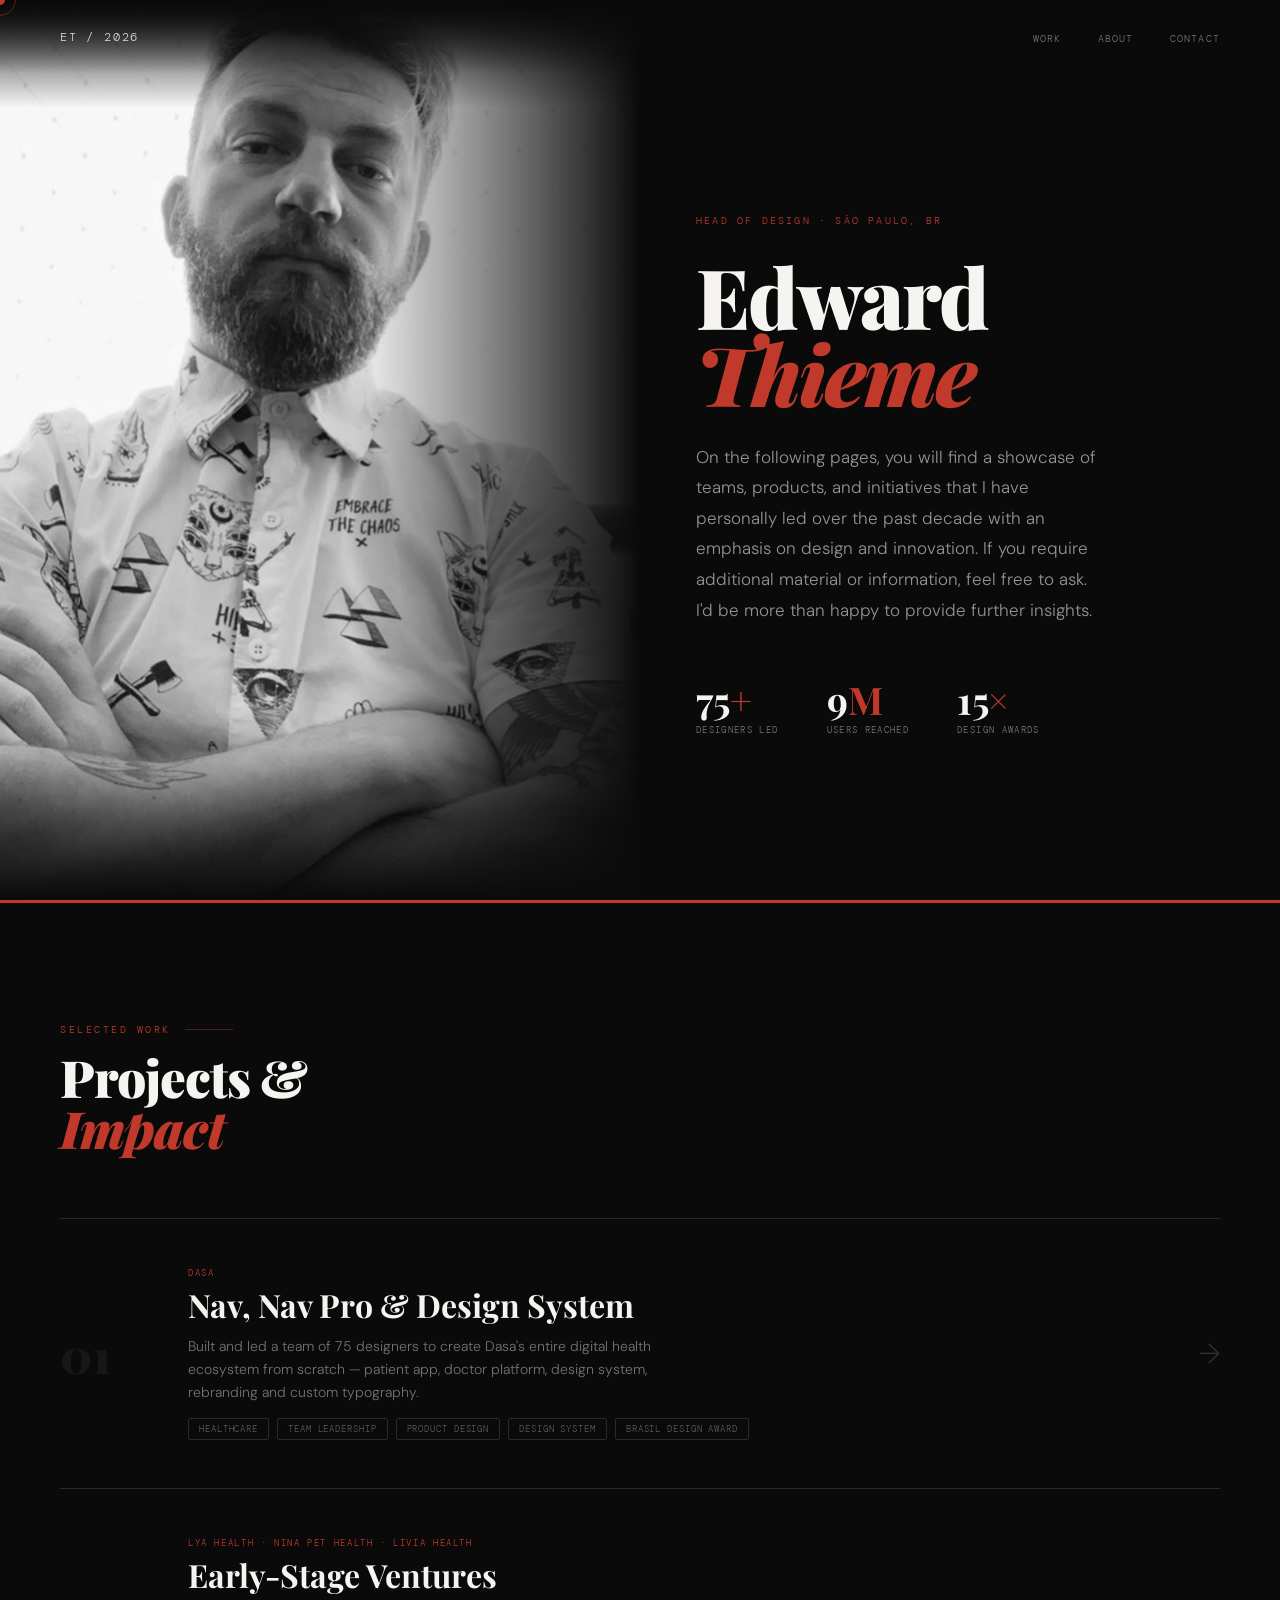
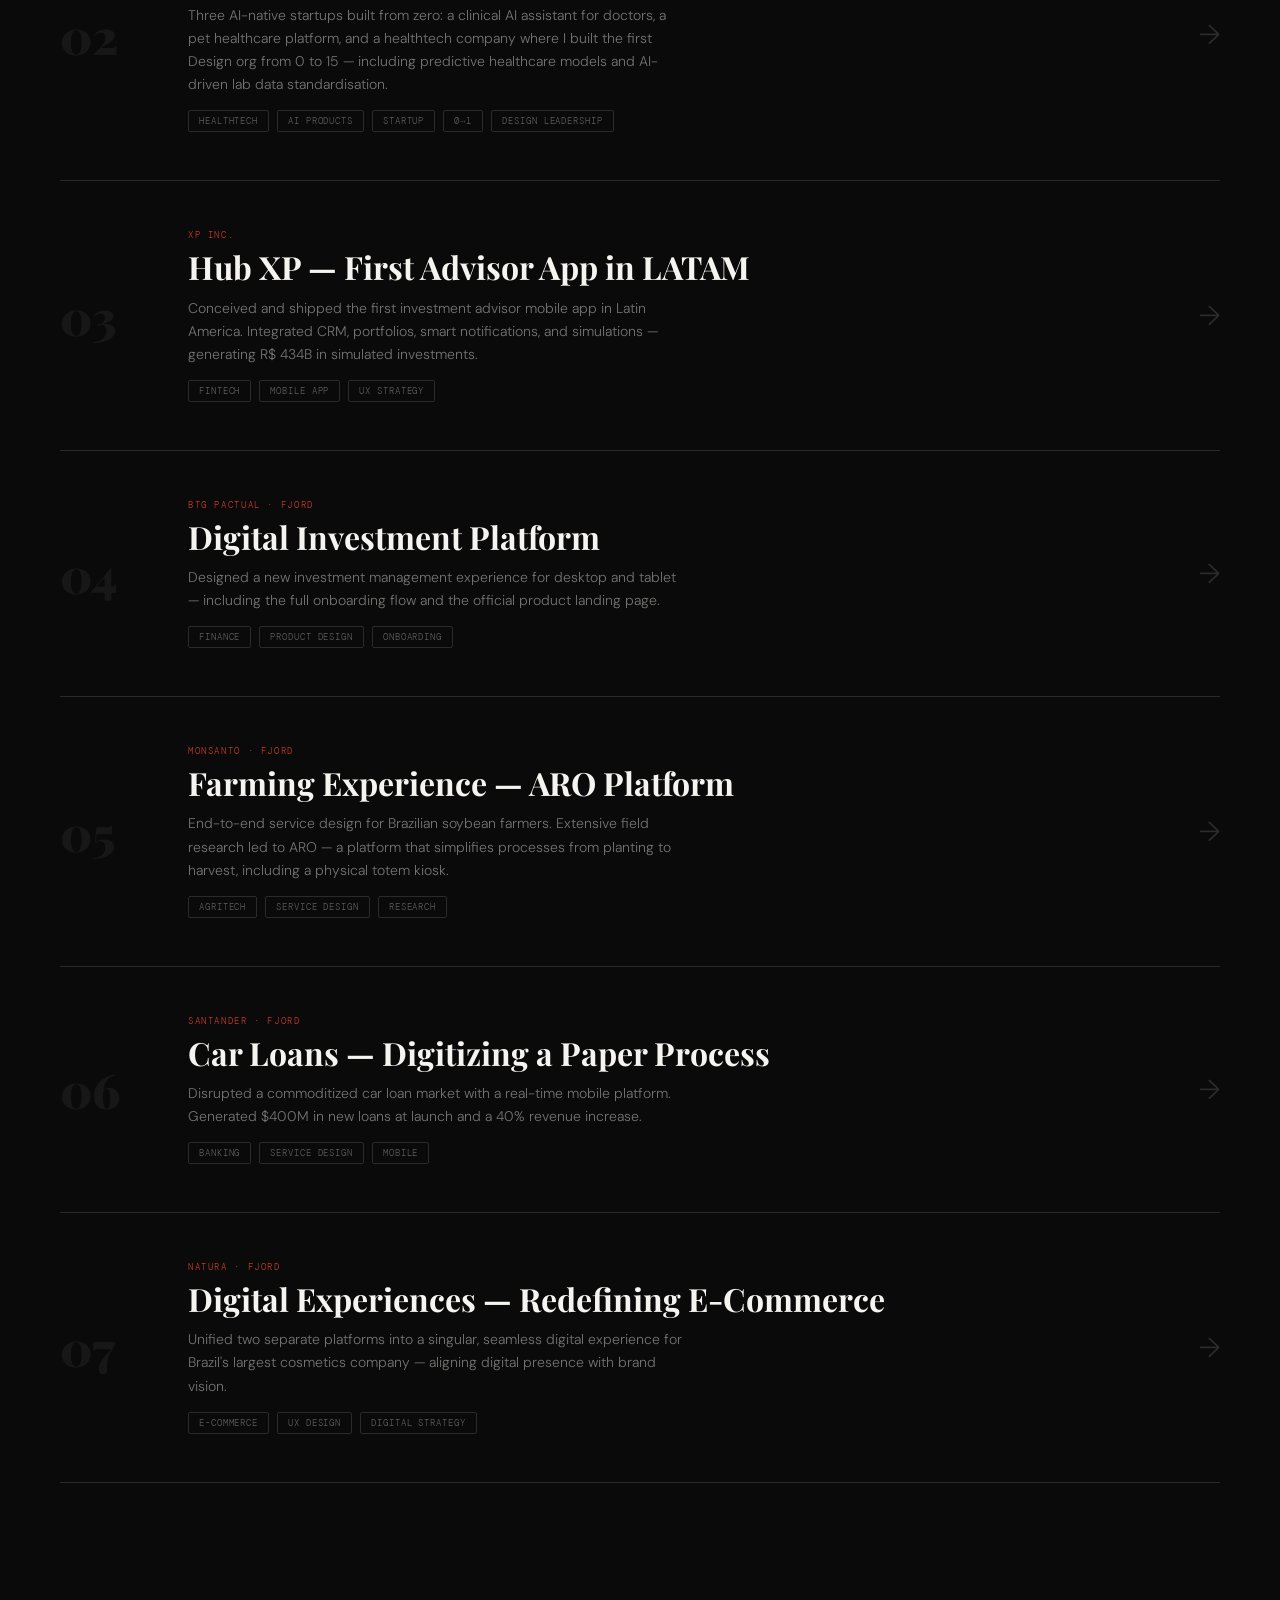
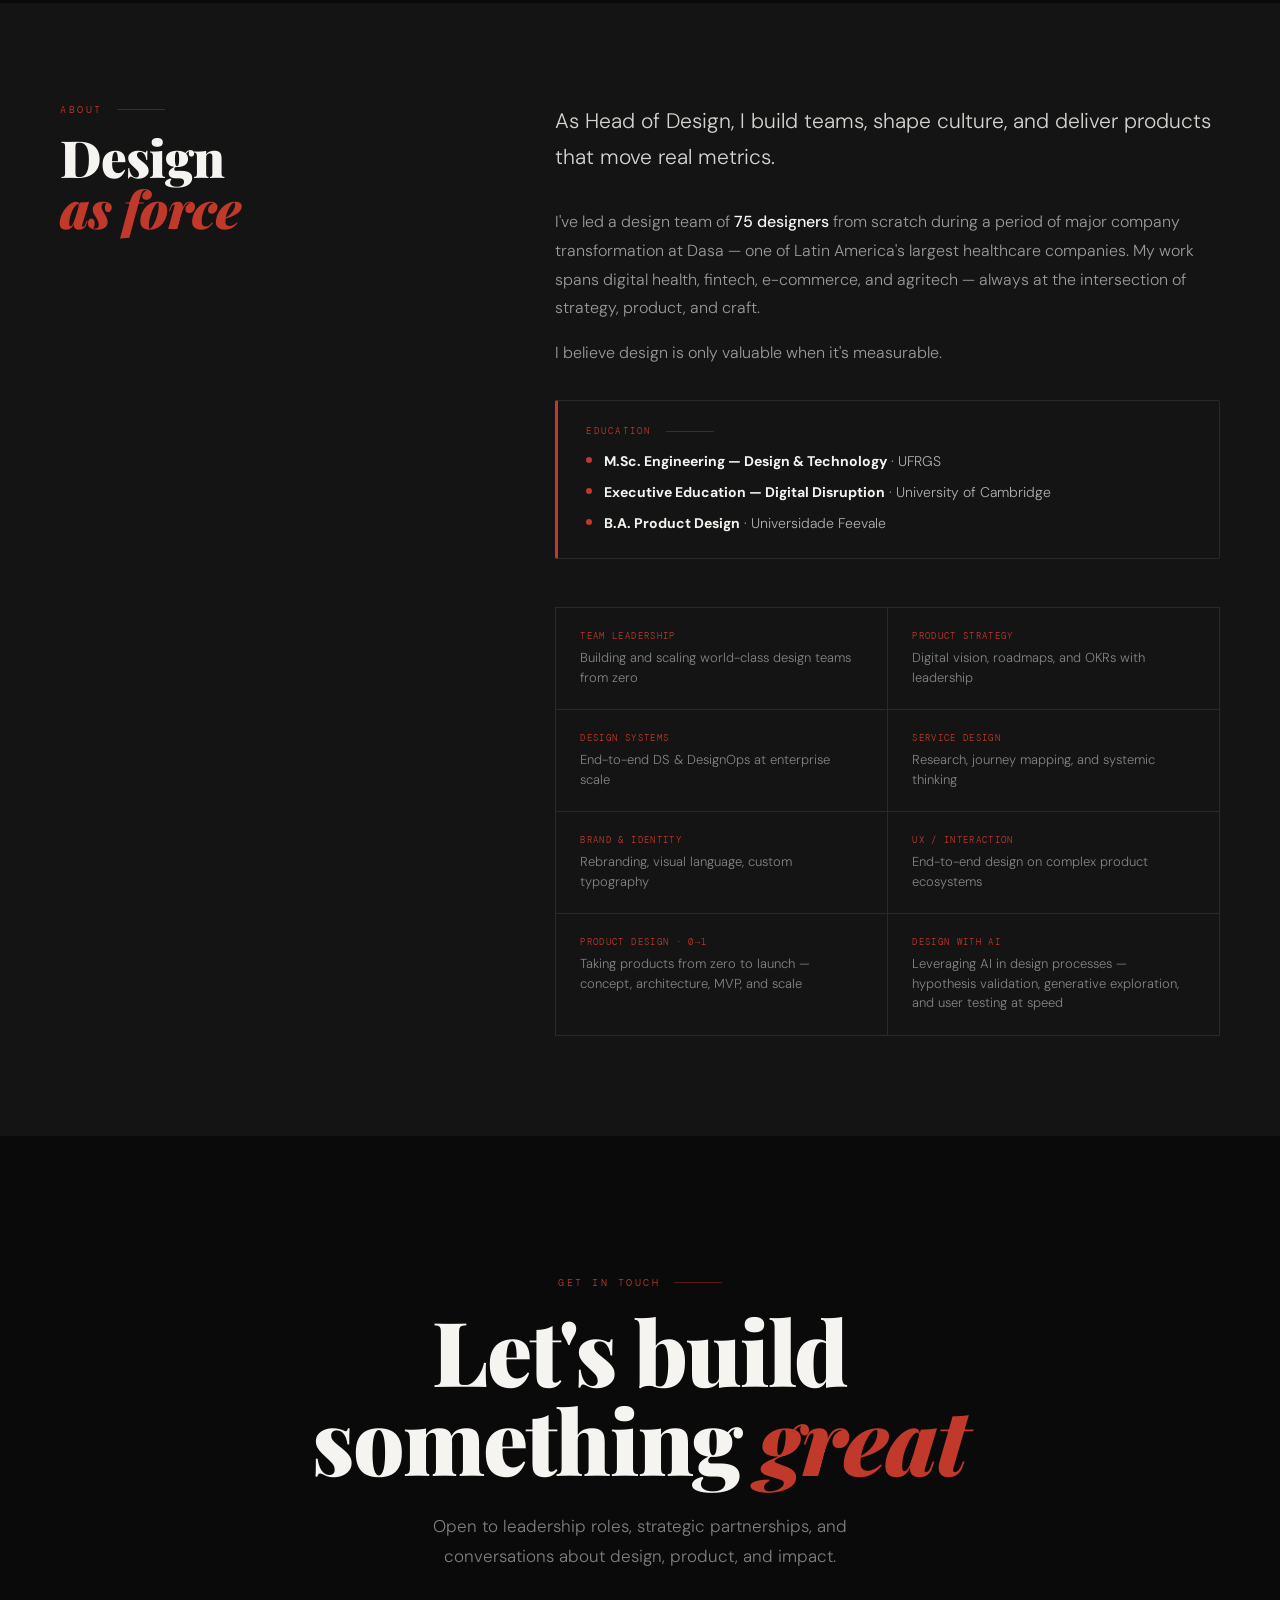
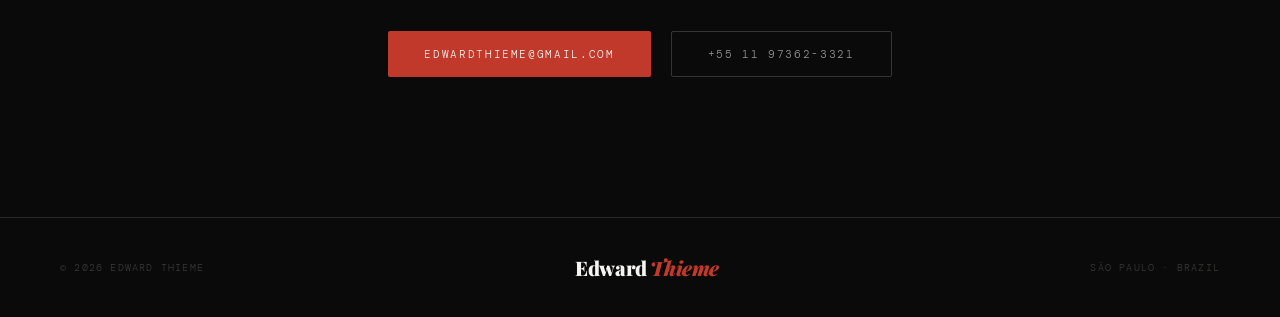
<file: index.html>
<!DOCTYPE html>
<html lang="en">
<head>
<meta charset="UTF-8">
<meta name="viewport" content="width=device-width, initial-scale=1.0">
<title>Edward Thieme — Head of Design</title>
<link rel="stylesheet" href="shared.css">
<style>
/* ─── HERO ─── */
.hero {
  min-height: 100vh;
  display: grid;
  grid-template-columns: 1fr 1fr;
  position: relative;
  overflow: hidden;
}
.hero-photo {
  position: relative;
  overflow: hidden;
  background: #111;
}
.hero-photo-placeholder {
  width:100%;height:100%;
  background: linear-gradient(160deg,#1c1c1c 0%,#0a0a0a 100%);
  display:flex;align-items:center;justify-content:center;
  /* Replace with: <img src="your-photo.jpg" style="width:100%;height:100%;object-fit:cover;object-position:top;filter:grayscale(100%)"> */
}
.hero-photo-hint { font-family:'DM Mono',monospace;font-size:10px;letter-spacing:0.18em;color:rgba(255,255,255,0.07);text-transform:uppercase; }
.hero-photo-overlay {
  position:absolute;inset:0;
  background: linear-gradient(to right,transparent 55%,var(--black) 100%),
              linear-gradient(to bottom,var(--black) 0%,transparent 12%,transparent 82%,var(--black) 100%);
}
.hero-text {
  display:flex;flex-direction:column;justify-content:center;
  padding: 130px 80px 80px 56px;
}
.hero-eyebrow { font-family:'DM Mono',monospace;font-size:10px;letter-spacing:0.22em;text-transform:uppercase;color:var(--red);margin-bottom:30px;opacity:0;animation:fadeUp 0.8s 0.2s forwards; }
.hero-name { font-family:'Playfair Display',serif;font-size:clamp(52px,6.5vw,90px);font-weight:900;line-height:0.93;letter-spacing:-0.025em;margin-bottom:30px;opacity:0;animation:fadeUp 0.9s 0.35s forwards; }
.hero-name em { font-style:italic;color:var(--red); }
.hero-desc { font-size:17px;line-height:1.8;color:rgba(245,244,240,0.58);max-width:400px;margin-bottom:56px;opacity:0;animation:fadeUp 0.9s 0.5s forwards; }
.hero-stats { display:flex;gap:48px;opacity:0;animation:fadeUp 0.9s 0.65s forwards; }
.stat-n { font-family:'Playfair Display',serif;font-size:38px;font-weight:700;line-height:1; }
.stat-n em { color:var(--red);font-style:normal; }
.stat-l { font-family:'DM Mono',monospace;font-size:9px;letter-spacing:0.15em;text-transform:uppercase;color:var(--gray-light);margin-top:5px; }

/* ─── WORK INDEX ─── */
.work-index { padding:120px 60px; }
.work-list { margin-top:64px; }
.work-item {
  display: grid;
  grid-template-columns: 80px 1fr auto;
  gap: 48px;
  align-items: center;
  padding: 48px 0;
  border-bottom: 1px solid var(--gray-border);
  text-decoration: none;
  color: inherit;
  transition: background 0.3s;
  position: relative;
  cursor: none;
}
.work-item::before { content:''; position:absolute;left:-60px;right:-60px;top:0;bottom:0;background:var(--gray);opacity:0;transition:opacity 0.3s; }
.work-item:hover::before { opacity:1; }
.work-item * { position:relative; }
.work-item:first-child { border-top:1px solid var(--gray-border); }
.work-num { font-family:'Playfair Display',serif;font-size:48px;font-weight:900;color:rgba(245,244,240,0.06);line-height:1; }
.work-meta {}
.work-company { font-family:'DM Mono',monospace;font-size:9px;letter-spacing:0.18em;text-transform:uppercase;color:var(--red);margin-bottom:8px; }
.work-project { font-family:'Playfair Display',serif;font-size:clamp(22px,2.5vw,32px);font-weight:700;line-height:1.1;margin-bottom:12px; }
.work-desc { font-size:14px;line-height:1.65;color:rgba(245,244,240,0.45);max-width:500px; }
.work-tags { display:flex;gap:8px;flex-wrap:wrap;margin-top:14px; }
.tag { font-family:'DM Mono',monospace;font-size:9px;letter-spacing:0.1em;text-transform:uppercase;border:1px solid var(--gray-border);padding:4px 10px;border-radius:2px;color:rgba(245,244,240,0.35); }
.work-arrow { font-size:28px;color:rgba(245,244,240,0.15);transition:color 0.2s,transform 0.3s; font-style:normal; }
.work-item:hover .work-arrow { color:var(--red);transform:translateX(6px); }

/* ─── ABOUT STRIP ─── */
.about-strip { background:var(--gray);padding:100px 60px; }
.about-inner { display:grid;grid-template-columns:1fr 1.6fr;gap:80px;align-items:start; }
.skills-grid { display:grid;grid-template-columns:1fr 1fr;gap:1px;background:var(--gray-border);border:1px solid var(--gray-border);margin-top:48px; }
.skill-cell { background:var(--gray);padding:22px 24px;transition:background 0.2s; }
.skill-cell:hover { background:var(--gray-mid); }
.skill-cell-title { font-family:'DM Mono',monospace;font-size:9px;letter-spacing:0.15em;text-transform:uppercase;color:var(--red);margin-bottom:6px; }
.skill-cell-desc { font-size:13px;color:rgba(245,244,240,0.5);line-height:1.5; }

/* ─── CONTACT ─── */
.contact-section { padding:140px 60px;text-align:center; }
.contact-section .section-title { font-size:clamp(52px,7vw,100px);margin-bottom:28px; }
.contact-sub { font-size:17px;color:rgba(245,244,240,0.5);max-width:480px;margin:0 auto 60px;line-height:1.75; }
.cta-row { display:flex;justify-content:center;gap:20px;flex-wrap:wrap; }
.cta { display:inline-flex;align-items:center;gap:10px;padding:15px 36px;font-family:'DM Mono',monospace;font-size:11px;letter-spacing:0.15em;text-transform:uppercase;text-decoration:none;border-radius:2px;transition:all 0.3s; cursor:none; }
.cta.primary { background:var(--red);color:var(--white); }
.cta.primary:hover { background:var(--red-dim);transform:translateY(-2px); }
.cta.secondary { border:1px solid rgba(245,244,240,0.18);color:rgba(245,244,240,0.6); }
.cta.secondary:hover { border-color:var(--red);color:var(--red);transform:translateY(-2px); }

@media(max-width:960px){
  .hero{grid-template-columns:1fr;min-height:auto;}
  .hero-photo{height:62vw;}
  .hero-text{padding:60px 32px;}
  .work-index{padding:80px 32px;}
  .work-item{grid-template-columns:60px 1fr;gap:24px;}
  .work-arrow{display:none;}
  .work-item::before{left:-32px;right:-32px;}
  .about-strip{padding:80px 32px;}
  .about-inner{grid-template-columns:1fr;gap:48px;}
  .contact-section{padding:100px 32px;}
}
@media(max-width:600px){
  .hero-stats{gap:28px;}
  .skills-grid{grid-template-columns:1fr;}
  .work-item{grid-template-columns:1fr;}
  .work-num{display:none;}
}
</style>
</head>
<body>
<div class="cursor" id="cursor"></div>
<div class="cursor-ring" id="cursorRing"></div>

<nav>
  <a href="index.html" class="nav-logo">ET / 2026</a>
  <ul class="nav-links">
    <li><a href="#work">Work</a></li>
    <li><a href="#about">About</a></li>
    <li><a href="#contact">Contact</a></li>
  </ul>
</nav>

<!-- HERO -->
<section class="hero">
  <div class="hero-photo">
    <div class="hero-photo-placeholder">
      <img src="edward-hero.jpg" style="width:100%;height:100%;object-fit:cover;object-position:center top;filter:grayscale(100%);">
    </div>
    <div class="hero-photo-overlay"></div>
  </div>
  <div class="hero-text">
    <p class="hero-eyebrow">Head of Design · São Paulo, BR</p>
    <h1 class="hero-name">Edward<br><em>Thieme</em></h1>
    <p class="hero-desc">On the following pages, you will find a showcase of teams, products, and initiatives that I have personally led over the past decade with an emphasis on design and innovation. If you require additional material or information, feel free to ask. I'd be more than happy to provide further insights.</p>
    <div class="hero-stats">
      <div>
        <div class="stat-n">75<em>+</em></div>
        <div class="stat-l">Designers Led</div>
      </div>
      <div>
        <div class="stat-n">9<em>M</em></div>
        <div class="stat-l">Users Reached</div>
      </div>
      <div>
        <div class="stat-n">15<em>×</em></div>
        <div class="stat-l">Design Awards</div>
      </div>
    </div>
  </div>
</section>
<div class="red-line"></div>

<!-- WORK LIST -->
<section class="work-index" id="work">
  <p class="section-label reveal">Selected Work</p>
  <h2 class="section-title reveal">Projects &amp;<br><em style="color:var(--red);font-style:italic;">Impact</em></h2>

  <div class="work-list">

    <a href="dasa.html" class="work-item reveal">
      <div class="work-num">01</div>
      <div class="work-meta">
        <p class="work-company">Dasa</p>
        <h3 class="work-project">Nav, Nav Pro &amp; Design System</h3>
        <p class="work-desc">Built and led a team of 75 designers to create Dasa's entire digital health ecosystem from scratch — patient app, doctor platform, design system, rebranding and custom typography.</p>
        <div class="work-tags">
          <span class="tag">Healthcare</span>
          <span class="tag">Team Leadership</span>
          <span class="tag">Product Design</span>
          <span class="tag">Design System</span>
          <span class="tag">Brasil Design Award</span>
        </div>
      </div>
      <em class="work-arrow">→</em>
    </a>

    <a href="startups.html" class="work-item reveal">
      <div class="work-num">02</div>
      <div class="work-meta">
        <p class="work-company">Lya Health · Nina Pet Health · Livia Health</p>
        <h3 class="work-project">Early-Stage Ventures</h3>
        <p class="work-desc">Three AI-native startups built from zero: a clinical AI assistant for doctors, a pet healthcare platform, and a healthtech company where I built the first Design org from 0 to 15 — including predictive healthcare models and AI-driven lab data standardisation.</p>
        <div class="work-tags">
          <span class="tag">Healthtech</span>
          <span class="tag">AI Products</span>
          <span class="tag">Startup</span>
          <span class="tag">0→1</span>
          <span class="tag">Design Leadership</span>
        </div>
      </div>
      <em class="work-arrow">→</em>
    </a>

    <a href="xp.html" class="work-item reveal">
      <div class="work-num">03</div>
      <div class="work-meta">
        <p class="work-company">XP Inc.</p>
        <h3 class="work-project">Hub XP — First Advisor App in LATAM</h3>
        <p class="work-desc">Conceived and shipped the first investment advisor mobile app in Latin America. Integrated CRM, portfolios, smart notifications, and simulations — generating R$ 434B in simulated investments.</p>
        <div class="work-tags">
          <span class="tag">Fintech</span>
          <span class="tag">Mobile App</span>
          <span class="tag">UX Strategy</span>
        </div>
      </div>
      <em class="work-arrow">→</em>
    </a>

    <a href="btg.html" class="work-item reveal">
      <div class="work-num">04</div>
      <div class="work-meta">
        <p class="work-company">BTG Pactual · Fjord</p>
        <h3 class="work-project">Digital Investment Platform</h3>
        <p class="work-desc">Designed a new investment management experience for desktop and tablet — including the full onboarding flow and the official product landing page.</p>
        <div class="work-tags">
          <span class="tag">Finance</span>
          <span class="tag">Product Design</span>
          <span class="tag">Onboarding</span>
        </div>
      </div>
      <em class="work-arrow">→</em>
    </a>

    <a href="monsanto.html" class="work-item reveal">
      <div class="work-num">05</div>
      <div class="work-meta">
        <p class="work-company">Monsanto · Fjord</p>
        <h3 class="work-project">Farming Experience — ARO Platform</h3>
        <p class="work-desc">End-to-end service design for Brazilian soybean farmers. Extensive field research led to ARO — a platform that simplifies processes from planting to harvest, including a physical totem kiosk.</p>
        <div class="work-tags">
          <span class="tag">Agritech</span>
          <span class="tag">Service Design</span>
          <span class="tag">Research</span>
        </div>
      </div>
      <em class="work-arrow">→</em>
    </a>

    <a href="santander.html" class="work-item reveal">
      <div class="work-num">06</div>
      <div class="work-meta">
        <p class="work-company">Santander · Fjord</p>
        <h3 class="work-project">Car Loans — Digitizing a Paper Process</h3>
        <p class="work-desc">Disrupted a commoditized car loan market with a real-time mobile platform. Generated $400M in new loans at launch and a 40% revenue increase.</p>
        <div class="work-tags">
          <span class="tag">Banking</span>
          <span class="tag">Service Design</span>
          <span class="tag">Mobile</span>
        </div>
      </div>
      <em class="work-arrow">→</em>
    </a>

    <a href="natura.html" class="work-item reveal">
      <div class="work-num">07</div>
      <div class="work-meta">
        <p class="work-company">Natura · Fjord</p>
        <h3 class="work-project">Digital Experiences — Redefining E-Commerce</h3>
        <p class="work-desc">Unified two separate platforms into a singular, seamless digital experience for Brazil's largest cosmetics company — aligning digital presence with brand vision.</p>
        <div class="work-tags">
          <span class="tag">E-Commerce</span>
          <span class="tag">UX Design</span>
          <span class="tag">Digital Strategy</span>
        </div>
      </div>
      <em class="work-arrow">→</em>
    </a>

  </div>
</section>

<!-- ABOUT -->
<section class="about-strip" id="about">
  <div class="about-inner">
    <div>
      <p class="section-label reveal">About</p>
      <h2 class="section-title reveal">Design<br><em style="color:var(--red);font-style:italic;">as force</em></h2>
    </div>
    <div class="reveal">
      <p class="content-lead">As Head of Design, I build teams, shape culture, and deliver products that move real metrics.</p>
      <p class="content-body">I've led a design team of <strong>75 designers</strong> from scratch during a period of major company transformation at Dasa — one of Latin America's largest healthcare companies. My work spans digital health, fintech, e-commerce, and agritech — always at the intersection of strategy, product, and craft.</p>
      <p class="content-body" style="margin-top:16px;">I believe design is only valuable when it's measurable.</p>

      <div style="margin-top:32px;padding:24px 28px;border:1px solid var(--gray-border);border-left:3px solid var(--red);border-radius:2px;">
        <p class="section-label" style="font-size:9px;margin-bottom:14px;">Education</p>
        <div style="display:flex;flex-direction:column;gap:10px;">
          <div style="display:flex;gap:12px;align-items:flex-start;">
            <div style="width:6px;height:6px;background:var(--red);border-radius:50%;flex-shrink:0;margin-top:6px;"></div>
            <div style="font-size:14px;color:rgba(245,244,240,0.7);line-height:1.5;"><strong style="color:var(--white);">M.Sc. Engineering — Design &amp; Technology</strong> · UFRGS</div>
          </div>
          <div style="display:flex;gap:12px;align-items:flex-start;">
            <div style="width:6px;height:6px;background:var(--red);border-radius:50%;flex-shrink:0;margin-top:6px;"></div>
            <div style="font-size:14px;color:rgba(245,244,240,0.7);line-height:1.5;"><strong style="color:var(--white);">Executive Education — Digital Disruption</strong> · University of Cambridge</div>
          </div>
          <div style="display:flex;gap:12px;align-items:flex-start;">
            <div style="width:6px;height:6px;background:var(--red);border-radius:50%;flex-shrink:0;margin-top:6px;"></div>
            <div style="font-size:14px;color:rgba(245,244,240,0.7);line-height:1.5;"><strong style="color:var(--white);">B.A. Product Design</strong> · Universidade Feevale</div>
          </div>
        </div>
      </div>

      <div class="skills-grid">
        <div class="skill-cell"><div class="skill-cell-title">Team Leadership</div><div class="skill-cell-desc">Building and scaling world-class design teams from zero</div></div>
        <div class="skill-cell"><div class="skill-cell-title">Product Strategy</div><div class="skill-cell-desc">Digital vision, roadmaps, and OKRs with leadership</div></div>
        <div class="skill-cell"><div class="skill-cell-title">Design Systems</div><div class="skill-cell-desc">End-to-end DS & DesignOps at enterprise scale</div></div>
        <div class="skill-cell"><div class="skill-cell-title">Service Design</div><div class="skill-cell-desc">Research, journey mapping, and systemic thinking</div></div>
        <div class="skill-cell"><div class="skill-cell-title">Brand & Identity</div><div class="skill-cell-desc">Rebranding, visual language, custom typography</div></div>
        <div class="skill-cell"><div class="skill-cell-title">UX / Interaction</div><div class="skill-cell-desc">End-to-end design on complex product ecosystems</div></div>
        <div class="skill-cell"><div class="skill-cell-title">Product Design · 0→1</div><div class="skill-cell-desc">Taking products from zero to launch — concept, architecture, MVP, and scale</div></div>
        <div class="skill-cell"><div class="skill-cell-title">Design with AI</div><div class="skill-cell-desc">Leveraging AI in design processes — hypothesis validation, generative exploration, and user testing at speed</div></div>
      </div>
    </div>
  </div>
</section>

<!-- CONTACT -->
<section class="contact-section" id="contact">
  <p class="section-label" style="justify-content:center;">Get in Touch</p>
  <h2 class="section-title reveal">Let's build<br>something <em style="color:var(--red);">great</em></h2>
  <p class="contact-sub reveal">Open to leadership roles, strategic partnerships, and conversations about design, product, and impact.</p>
  <div class="cta-row reveal">
    <a href="mailto:edwardthieme@gmail.com" class="cta primary">edwardthieme@gmail.com</a>
    <a href="tel:+5511973623321" class="cta secondary">+55 11 97362-3321</a>
  </div>
</section>

<footer>
  <p>© 2026 Edward Thieme</p>
  <div class="footer-logo">Edward <em>Thieme</em></div>
  <p>São Paulo · Brazil</p>
</footer>

<script src="shared.js"></script>
</body>
</html>
</file>
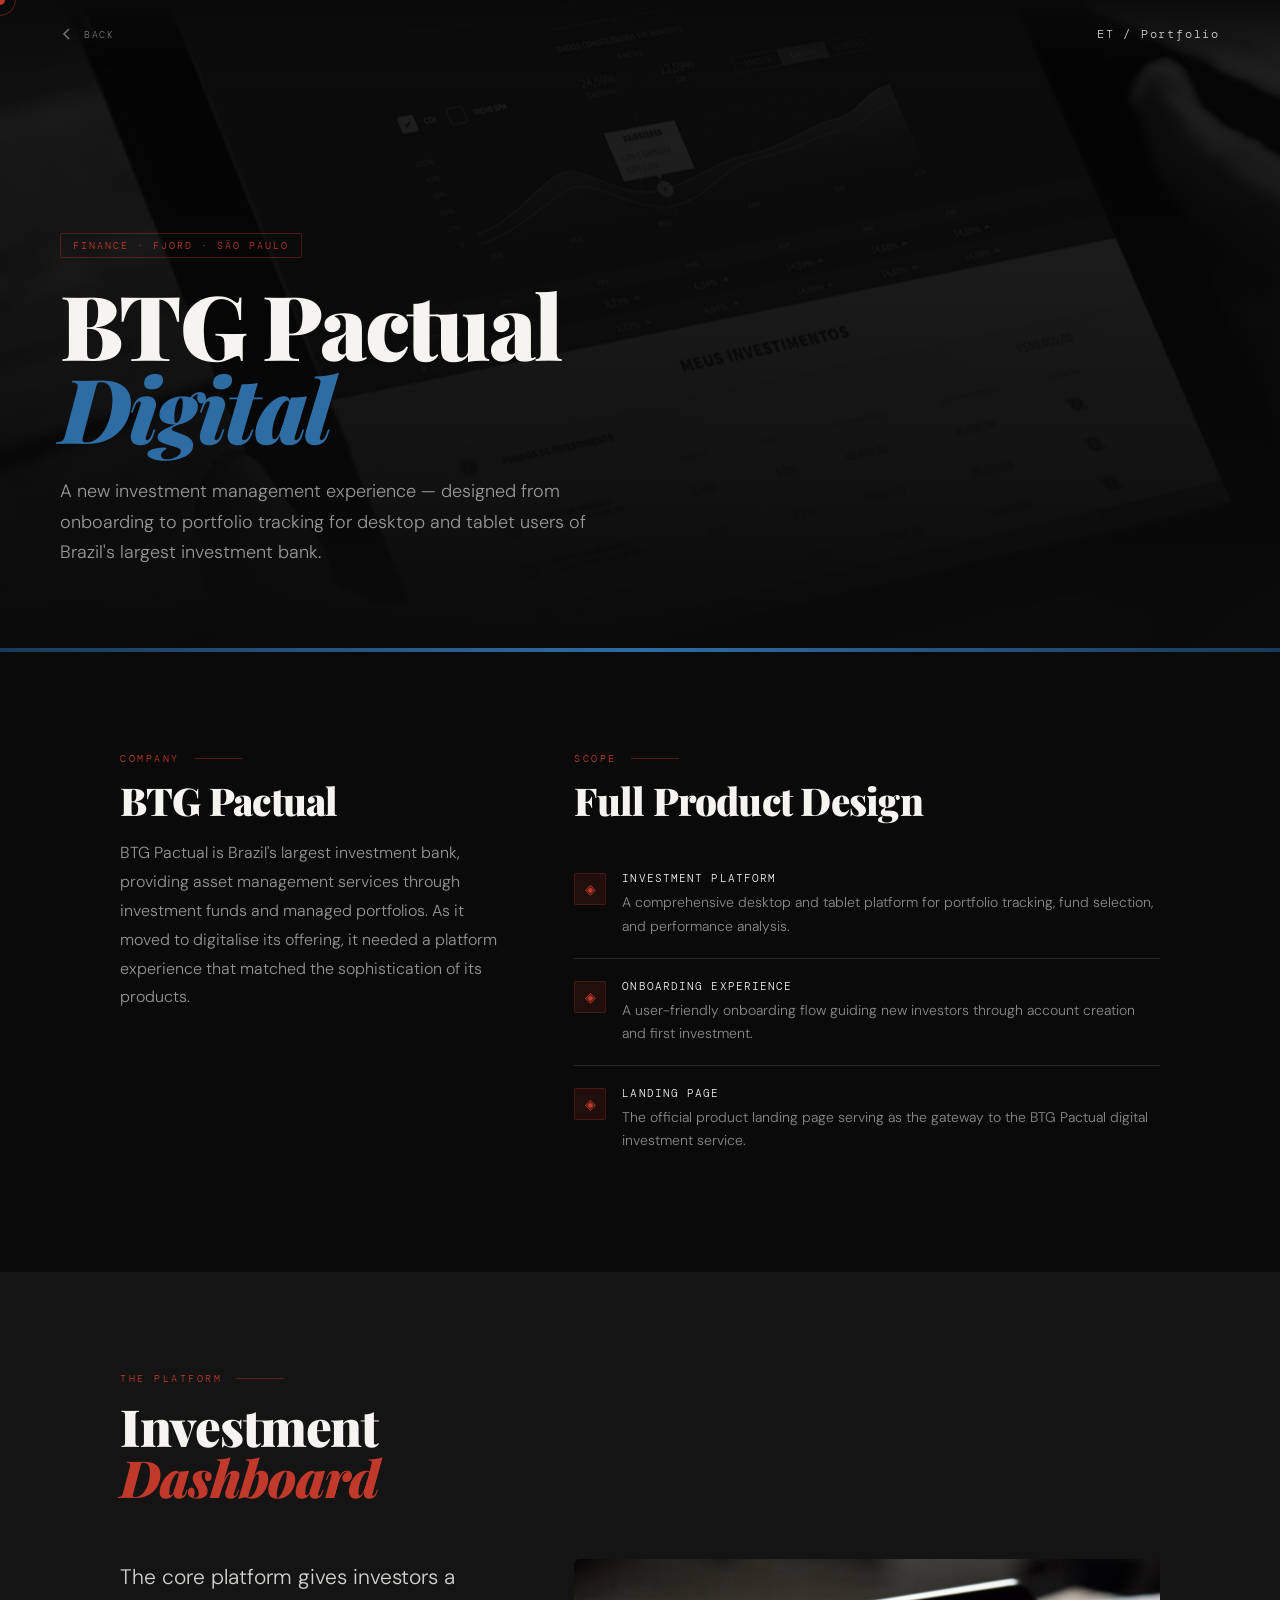
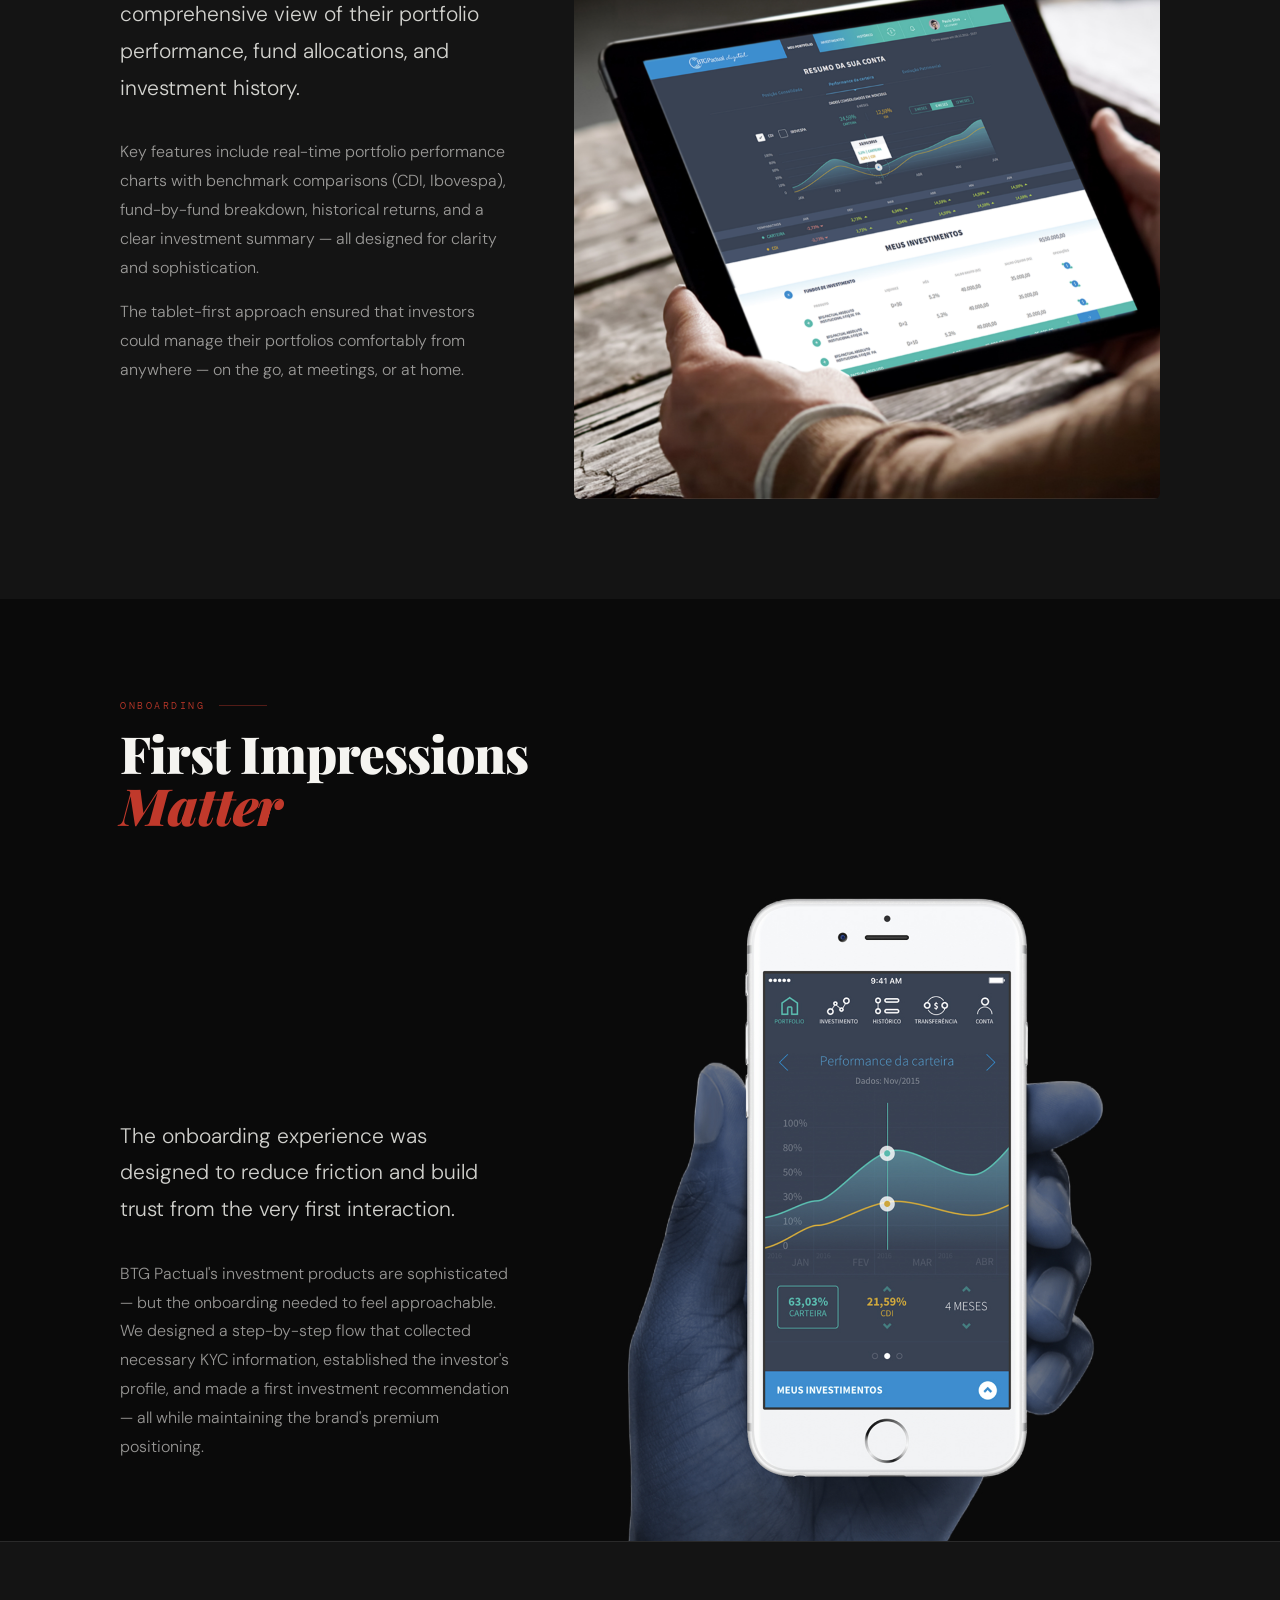
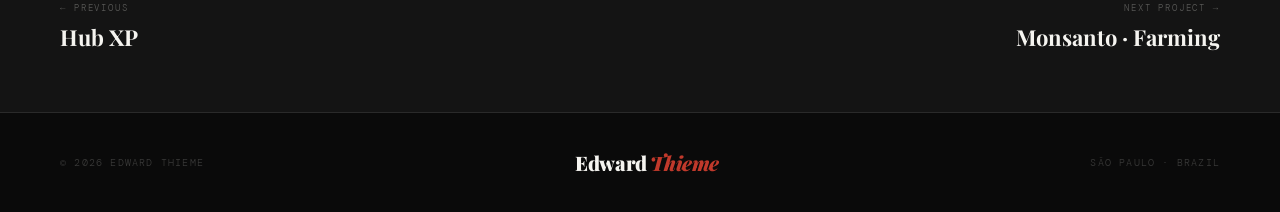
<file: btg.html>
<!DOCTYPE html>
<html lang="en">
<head>
<meta charset="UTF-8">
<meta name="viewport" content="width=device-width, initial-scale=1.0">
<title>BTG Pactual Digital Platform · Edward Thieme</title>
<link rel="stylesheet" href="shared.css">
<style>
.btg-stripe { height:4px;background:linear-gradient(to right,#1a3a5c,#2e6da4,#1a3a5c); }
</style>
</head>
<body>
<div class="cursor" id="cursor"></div>
<div class="cursor-ring" id="cursorRing"></div>
<nav>
  <a href="index.html" class="nav-back"><svg viewBox="0 0 14 14" fill="none" stroke="currentColor" stroke-width="1.5"><path d="M9 2L4 7l5 5"/></svg>Back</a>
  <a href="index.html" class="nav-logo">ET / Portfolio</a>
</nav>

<div class="project-hero">
  <div class="project-hero-bg">
    <img class="project-hero-bg-inner" src="btg-tablet-dashboard.jpg" style="width:100%;height:100%;object-fit:cover;object-position:center;filter:grayscale(100%) brightness(0.18);">
  </div>
  <div class="project-hero-overlay"></div>
  <div class="project-hero-content">
    <span class="project-tag">Finance · Fjord · São Paulo</span>
    <h1 class="project-hero-title">BTG Pactual<br><em style="color:#2e6da4;">Digital</em></h1>
    <p class="project-hero-sub">A new investment management experience — designed from onboarding to portfolio tracking for desktop and tablet users of Brazil's largest investment bank.</p>
  </div>
</div>
<div class="btg-stripe"></div>

<section class="content-section dark">
  <div class="container">
    <div class="two-col">
      <div class="reveal">
        <p class="section-label">Company</p>
        <h2 class="section-title" style="font-size:clamp(28px,3vw,42px);">BTG Pactual</h2>
        <p class="content-body" style="margin-top:20px;">BTG Pactual is Brazil's largest investment bank, providing asset management services through investment funds and managed portfolios. As it moved to digitalise its offering, it needed a platform experience that matched the sophistication of its products.</p>
      </div>
      <div class="reveal reveal-delay-1">
        <p class="section-label">Scope</p>
        <h2 class="section-title" style="font-size:clamp(28px,3vw,42px);">Full Product Design</h2>
        <ul class="resp-list">
          <li><div class="resp-icon"><span>◈</span></div><div><div class="resp-title">Investment Platform</div><div class="resp-desc">A comprehensive desktop and tablet platform for portfolio tracking, fund selection, and performance analysis.</div></div></li>
          <li><div class="resp-icon"><span>◈</span></div><div><div class="resp-title">Onboarding Experience</div><div class="resp-desc">A user-friendly onboarding flow guiding new investors through account creation and first investment.</div></div></li>
          <li><div class="resp-icon"><span>◈</span></div><div><div class="resp-title">Landing Page</div><div class="resp-desc">The official product landing page serving as the gateway to the BTG Pactual digital investment service.</div></div></li>
        </ul>
      </div>
    </div>
  </div>
</section>

<section class="content-section gray">
  <div class="container">
    <p class="section-label reveal">The Platform</p>
    <h2 class="section-title reveal">Investment<br><em style="color:var(--red);font-style:italic;">Dashboard</em></h2>
    <div class="two-col" style="margin-top:56px;">
      <div class="reveal">
        <p class="content-lead">The core platform gives investors a comprehensive view of their portfolio performance, fund allocations, and investment history.</p>
        <p class="content-body">Key features include real-time portfolio performance charts with benchmark comparisons (CDI, Ibovespa), fund-by-fund breakdown, historical returns, and a clear investment summary — all designed for clarity and sophistication.</p>
        <p class="content-body" style="margin-top:16px;">The tablet-first approach ensured that investors could manage their portfolios comfortably from anywhere — on the go, at meetings, or at home.</p>
      </div>
      <div class="reveal reveal-delay-1">
        <img src="btg-tablet-dashboard.jpg" style="width:100%;border-radius:6px;display:block;">
      </div>
    </div>
  </div>
</section>

<section class="content-section dark" style="padding-bottom:0;overflow:hidden;">
  <div class="container">
    <p class="section-label reveal">Onboarding</p>
    <h2 class="section-title reveal">First Impressions<br><em style="color:var(--red);font-style:italic;">Matter</em></h2>
    <div class="two-col" style="margin-top:48px;align-items:flex-end;">
      <div class="reveal" style="padding-bottom:80px;">
        <p class="content-lead">The onboarding experience was designed to reduce friction and build trust from the very first interaction.</p>
        <p class="content-body">BTG Pactual's investment products are sophisticated — but the onboarding needed to feel approachable. We designed a step-by-step flow that collected necessary KYC information, established the investor's profile, and made a first investment recommendation — all while maintaining the brand's premium positioning.</p>
      </div>
      <div class="reveal reveal-delay-1" style="margin-bottom:0;">
        <img src="btg-app.jpg" style="width:100%;display:block;" alt="BTG Pactual — Mobile portfolio app">
      </div>
    </div>
  </div>
</section>

<div class="project-nav-bottom">
  <a href="xp.html" class="proj-nav-link"><span class="pnl-label">← Previous</span><span class="pnl-title">Hub XP</span></a>
  <a href="monsanto.html" class="proj-nav-link right"><span class="pnl-label">Next Project →</span><span class="pnl-title">Monsanto · Farming</span></a>
</div>
<footer><p>© 2026 Edward Thieme</p><div class="footer-logo">Edward <em>Thieme</em></div><p>São Paulo · Brazil</p></footer>
<script src="shared.js"></script>
</body>
</html>
</file>
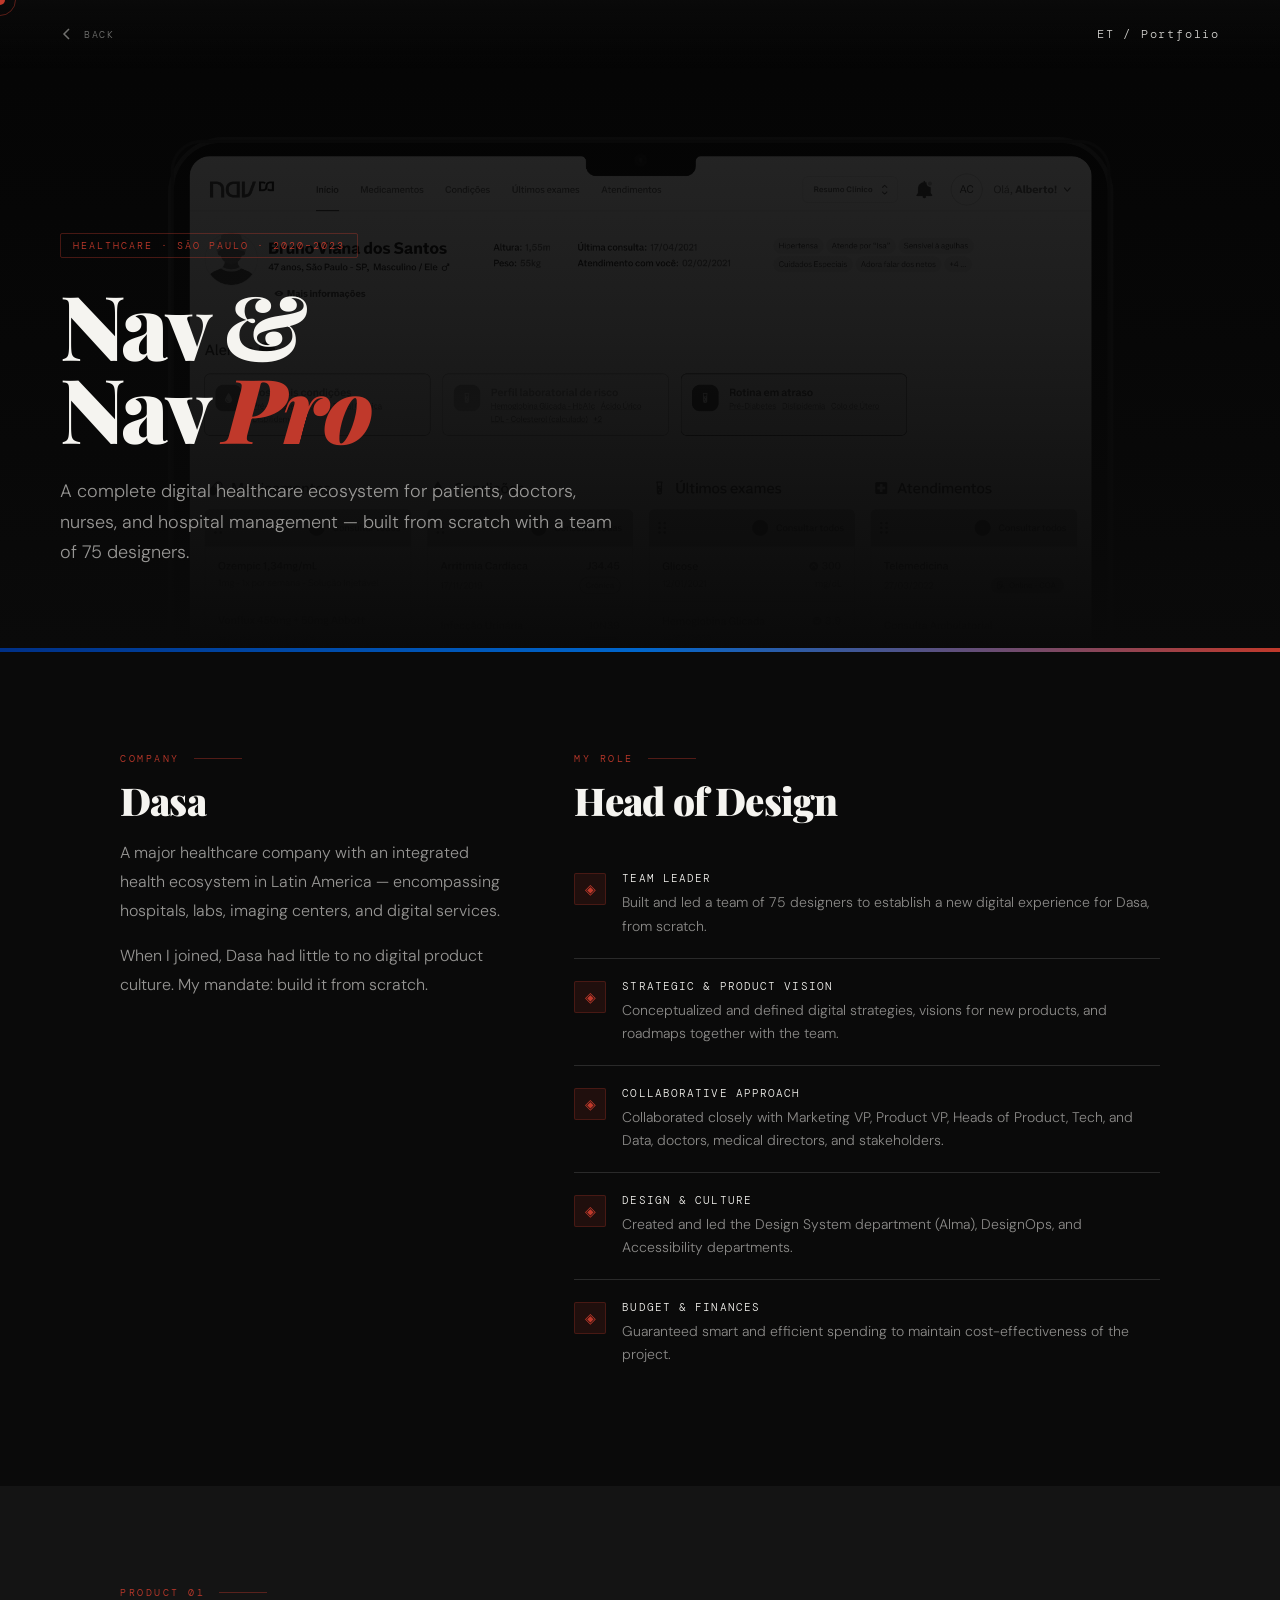
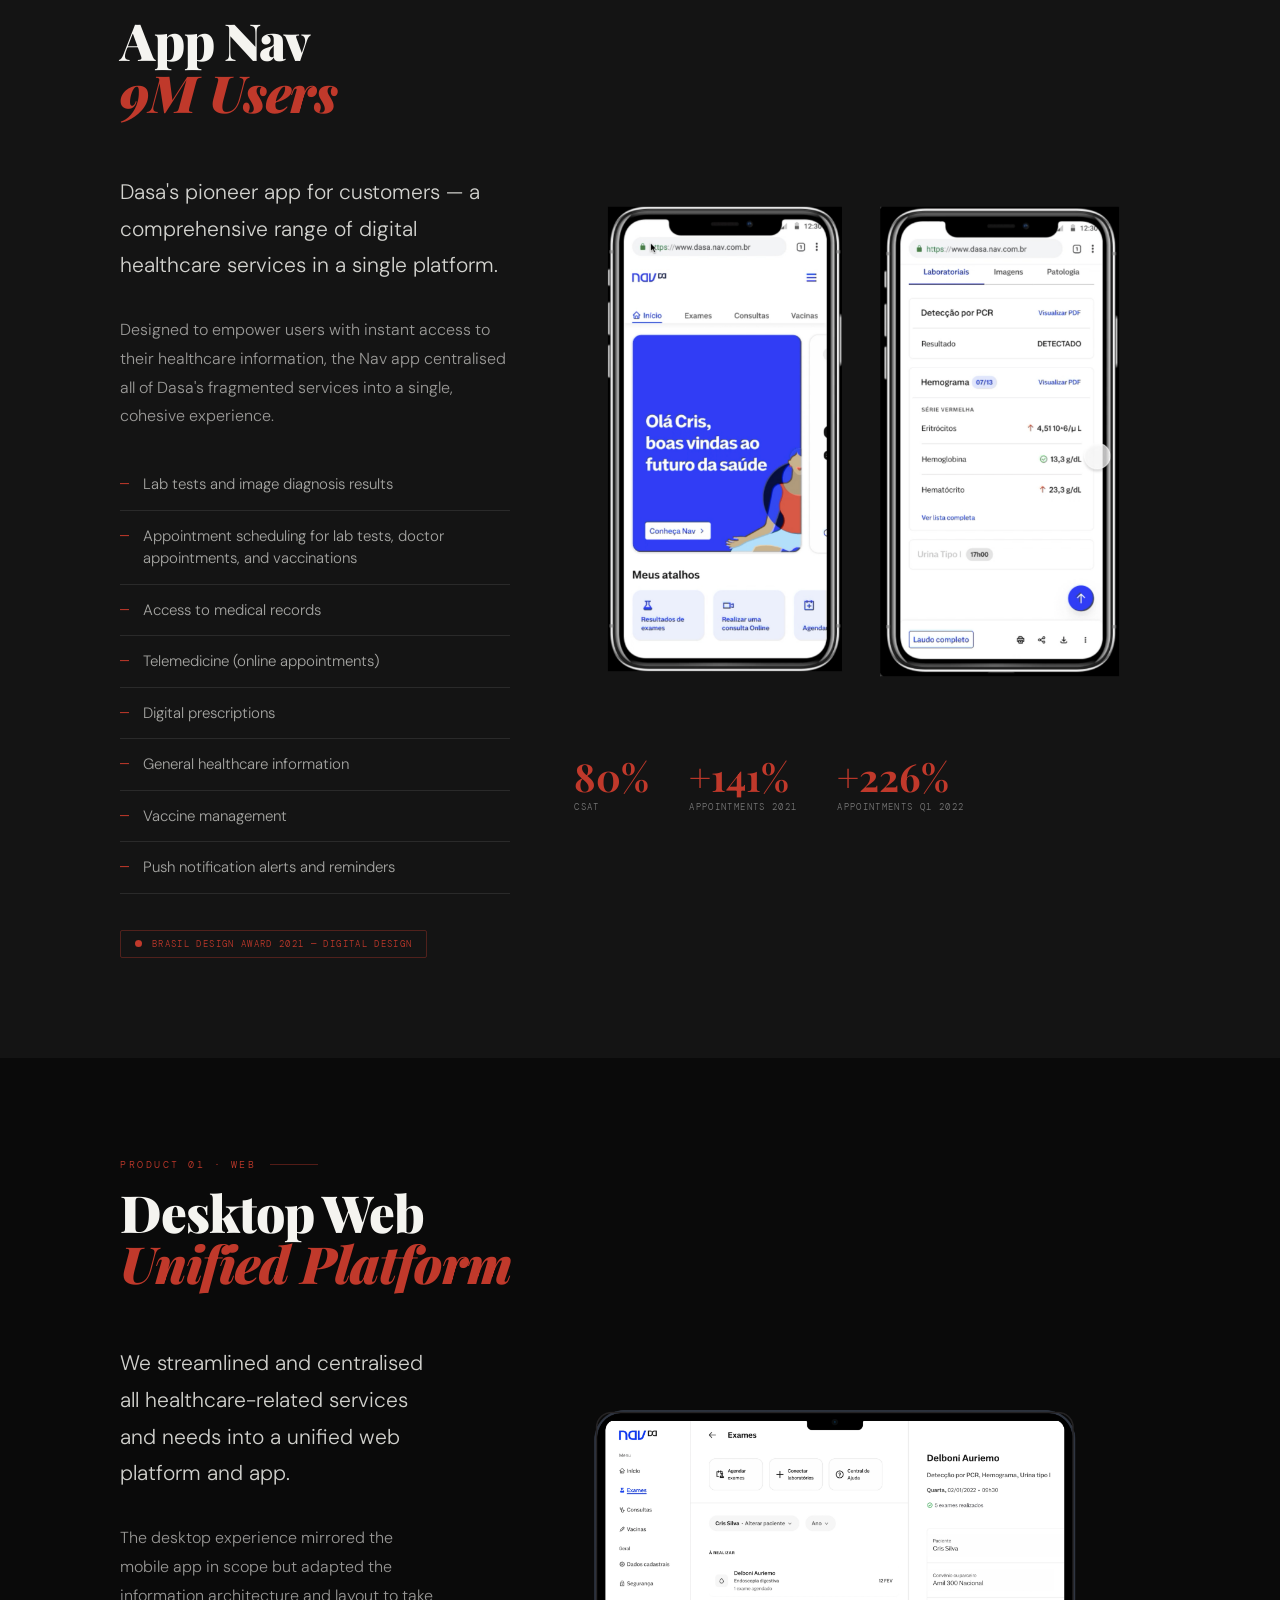
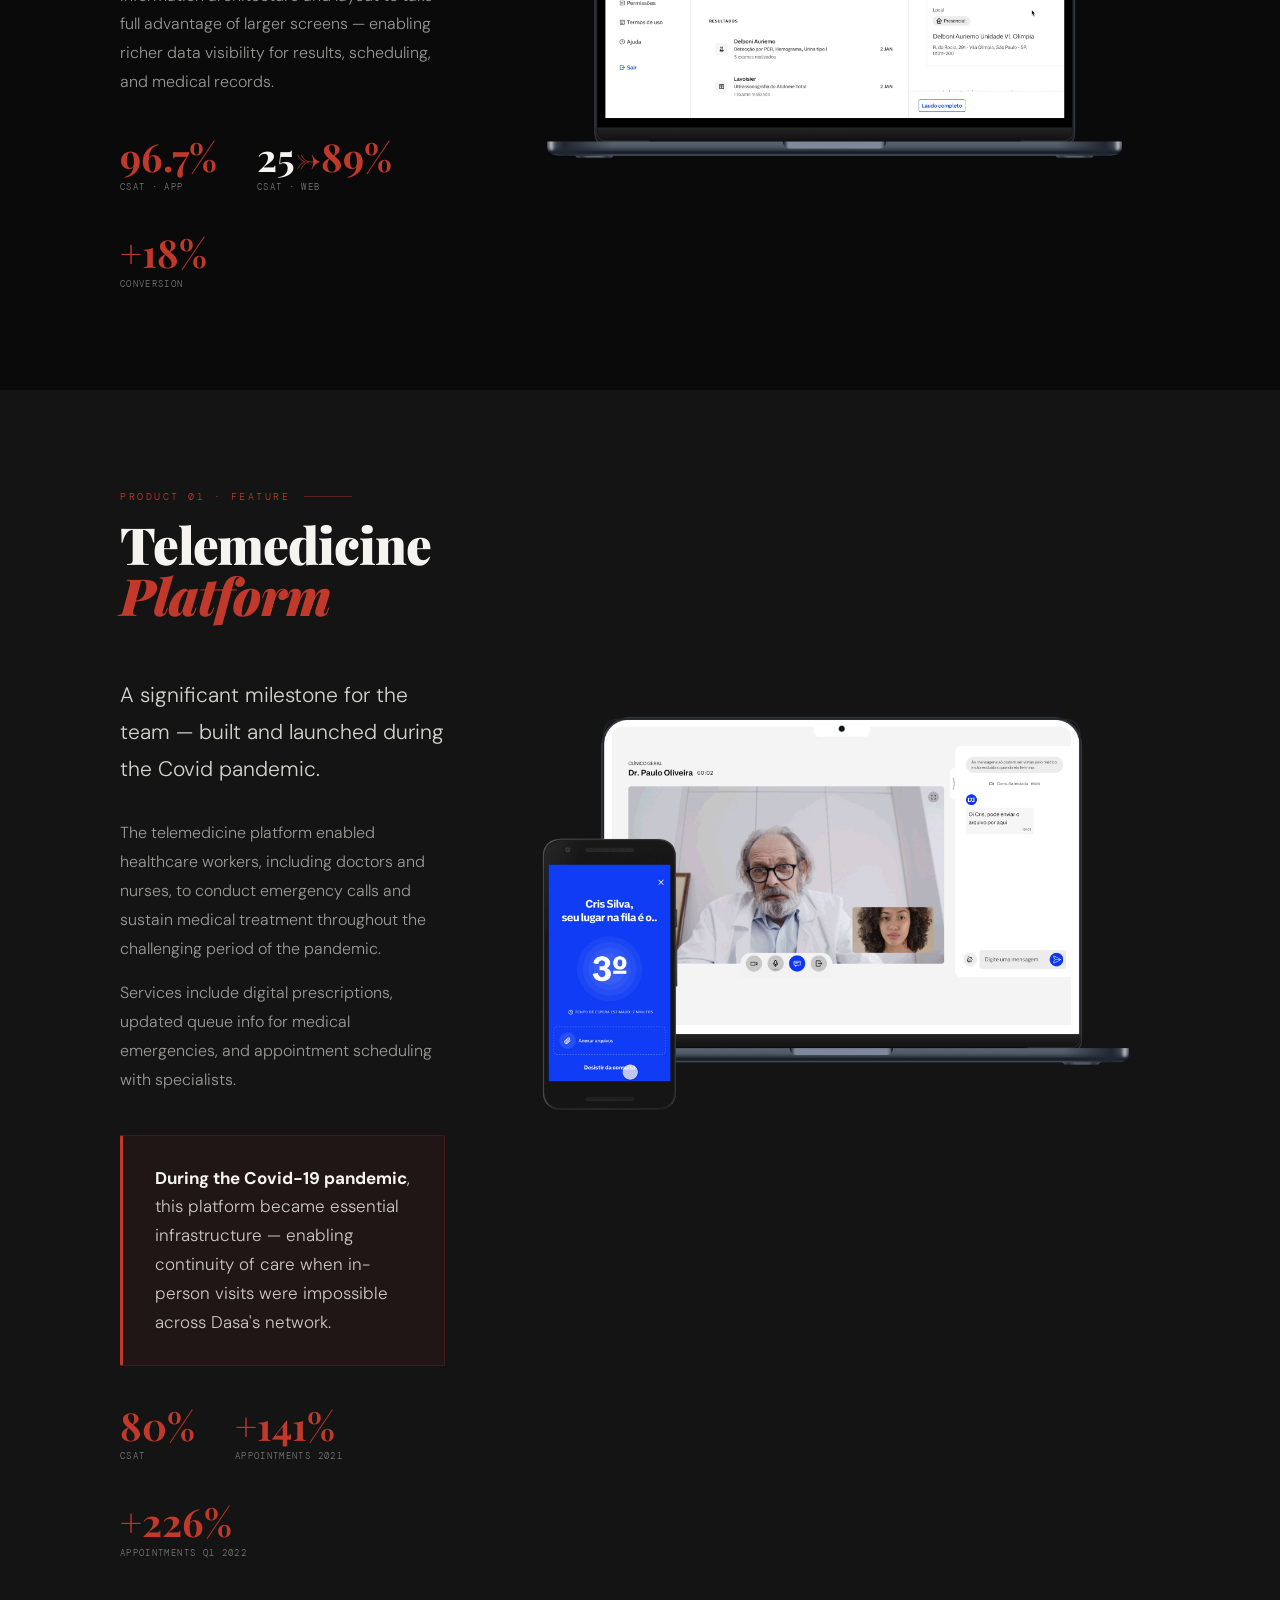
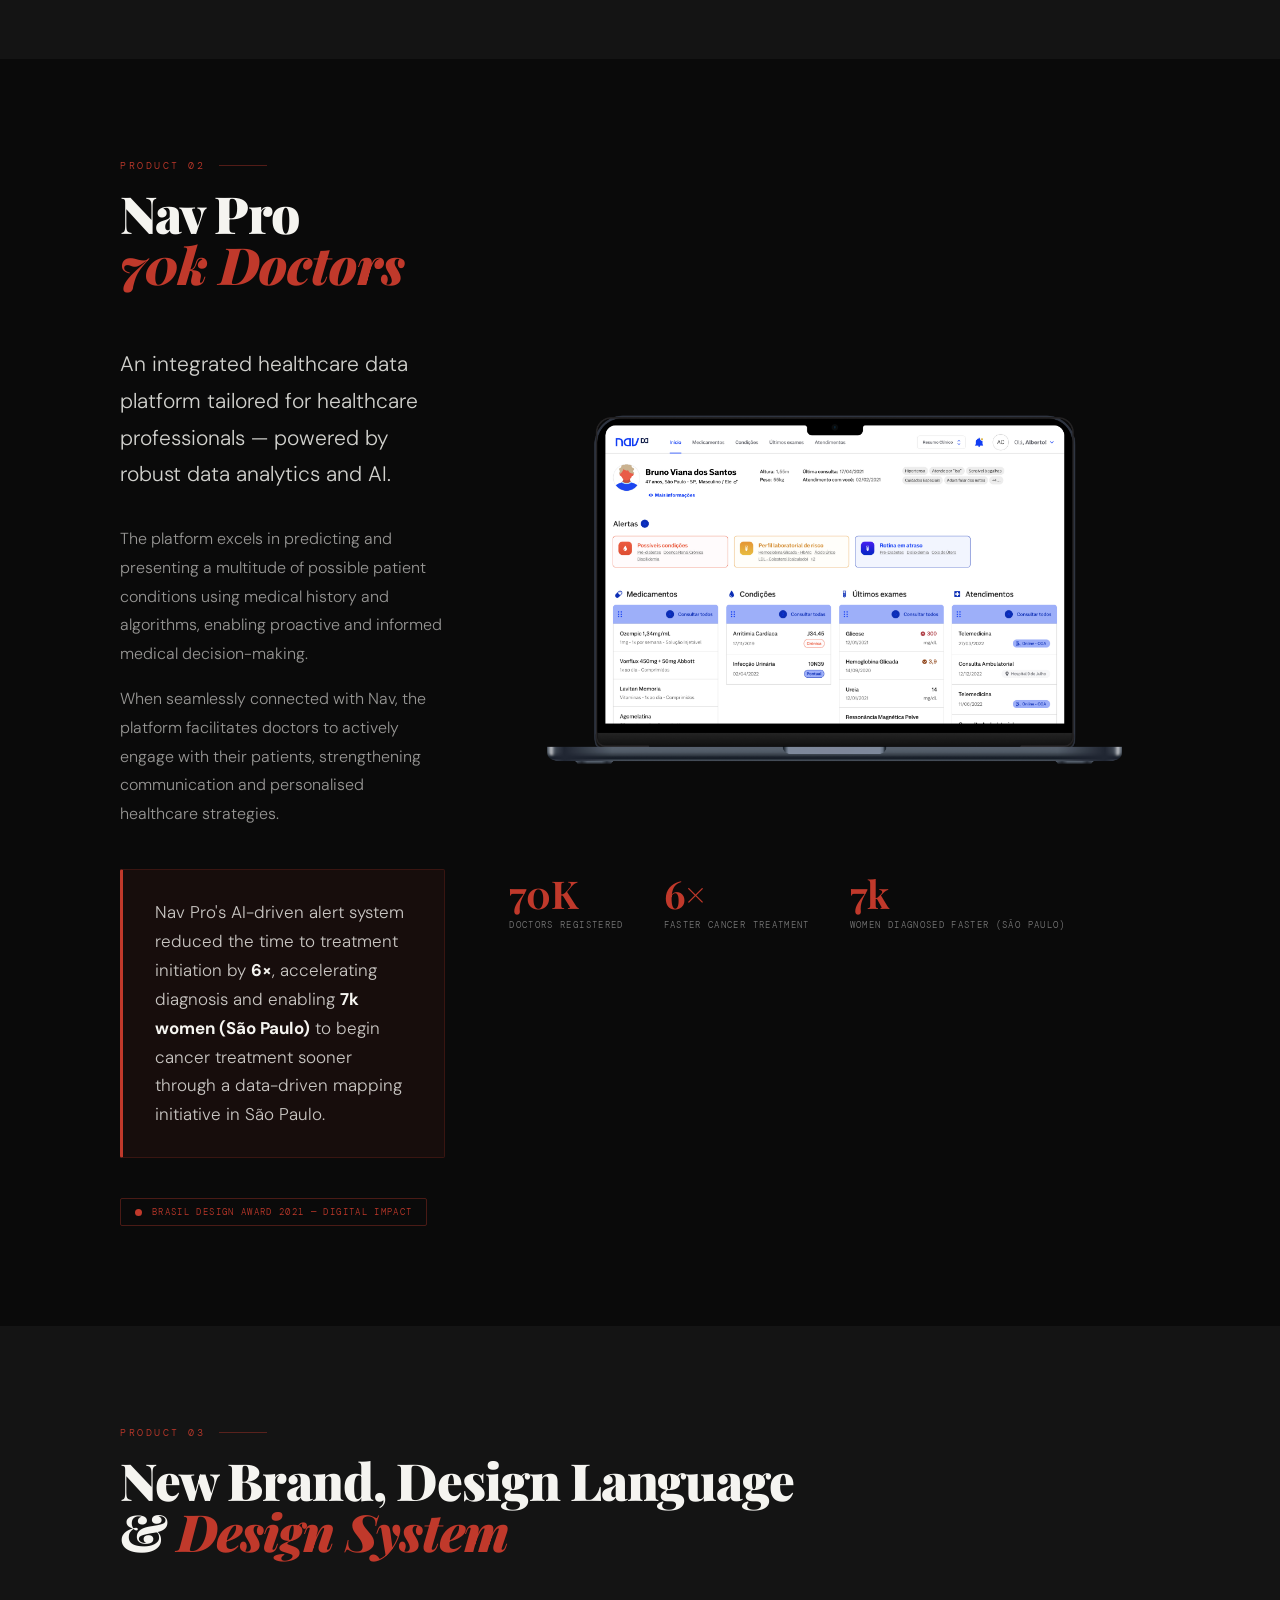
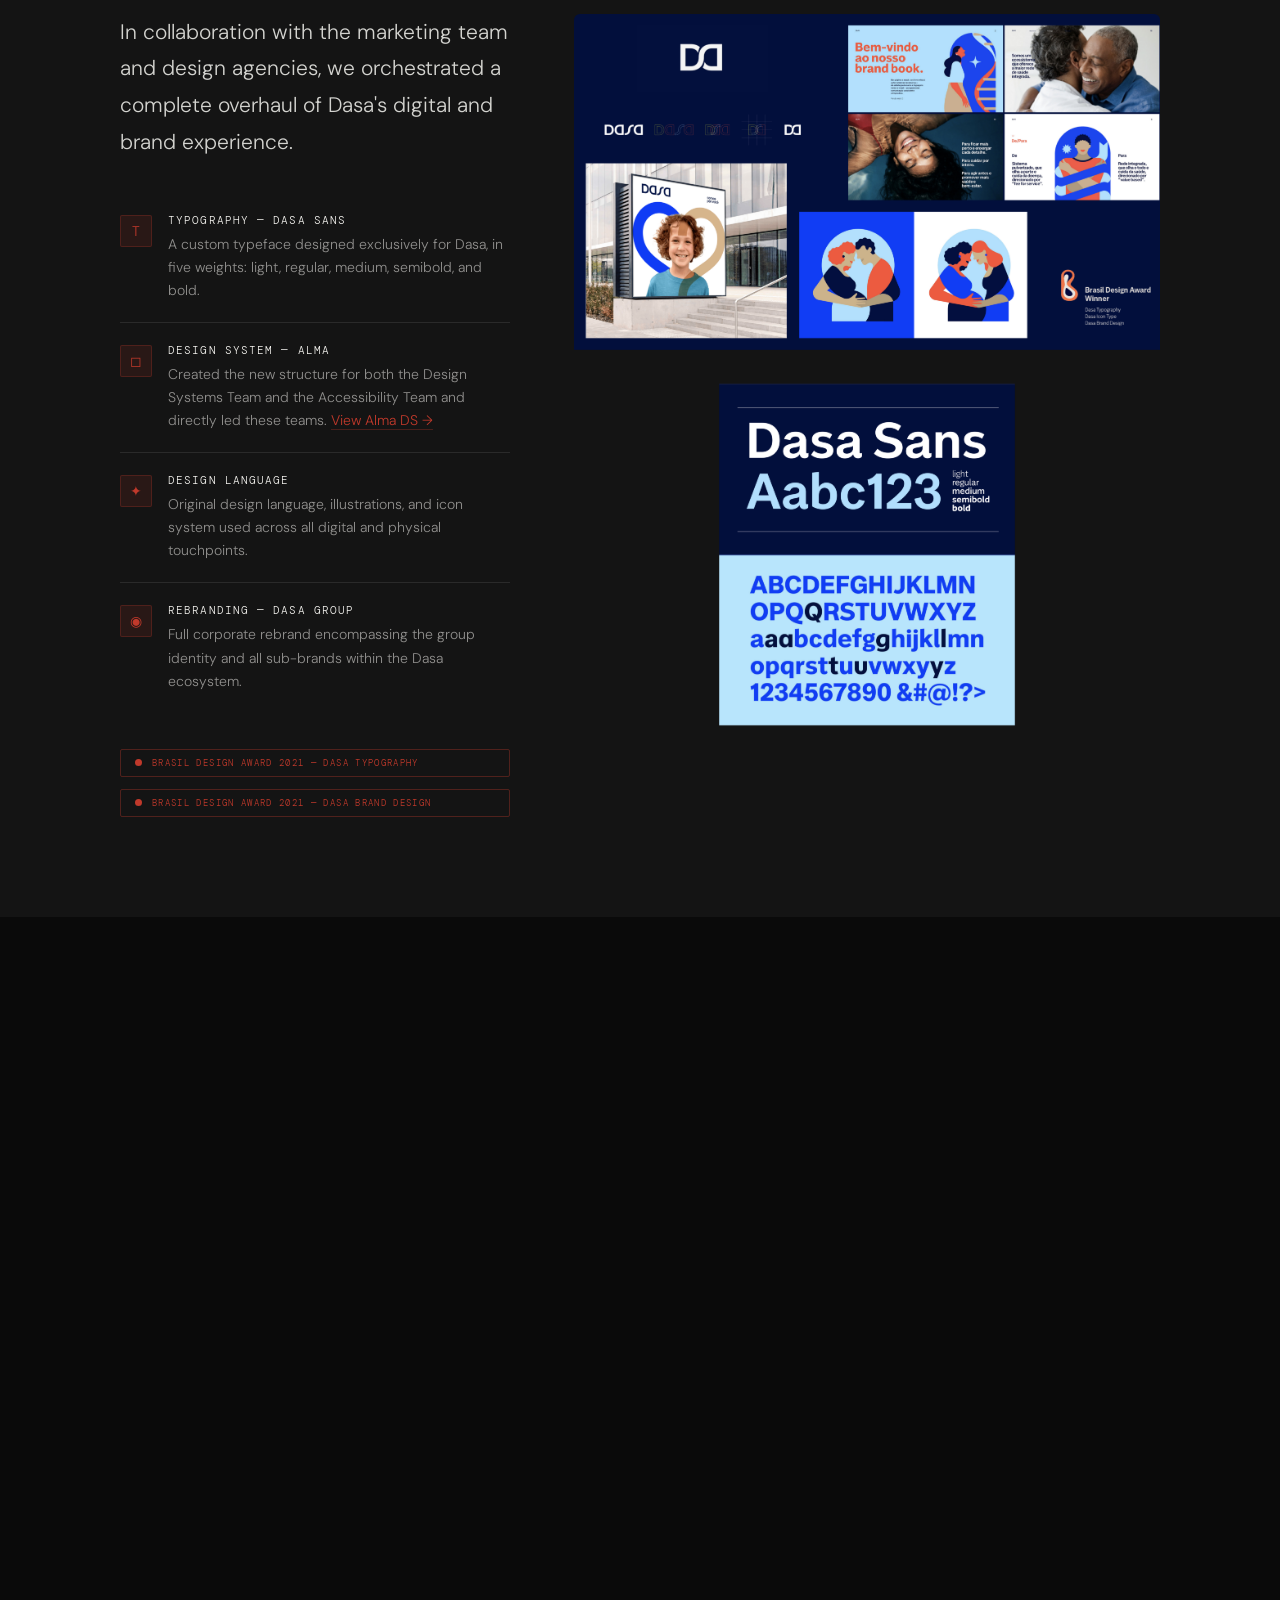
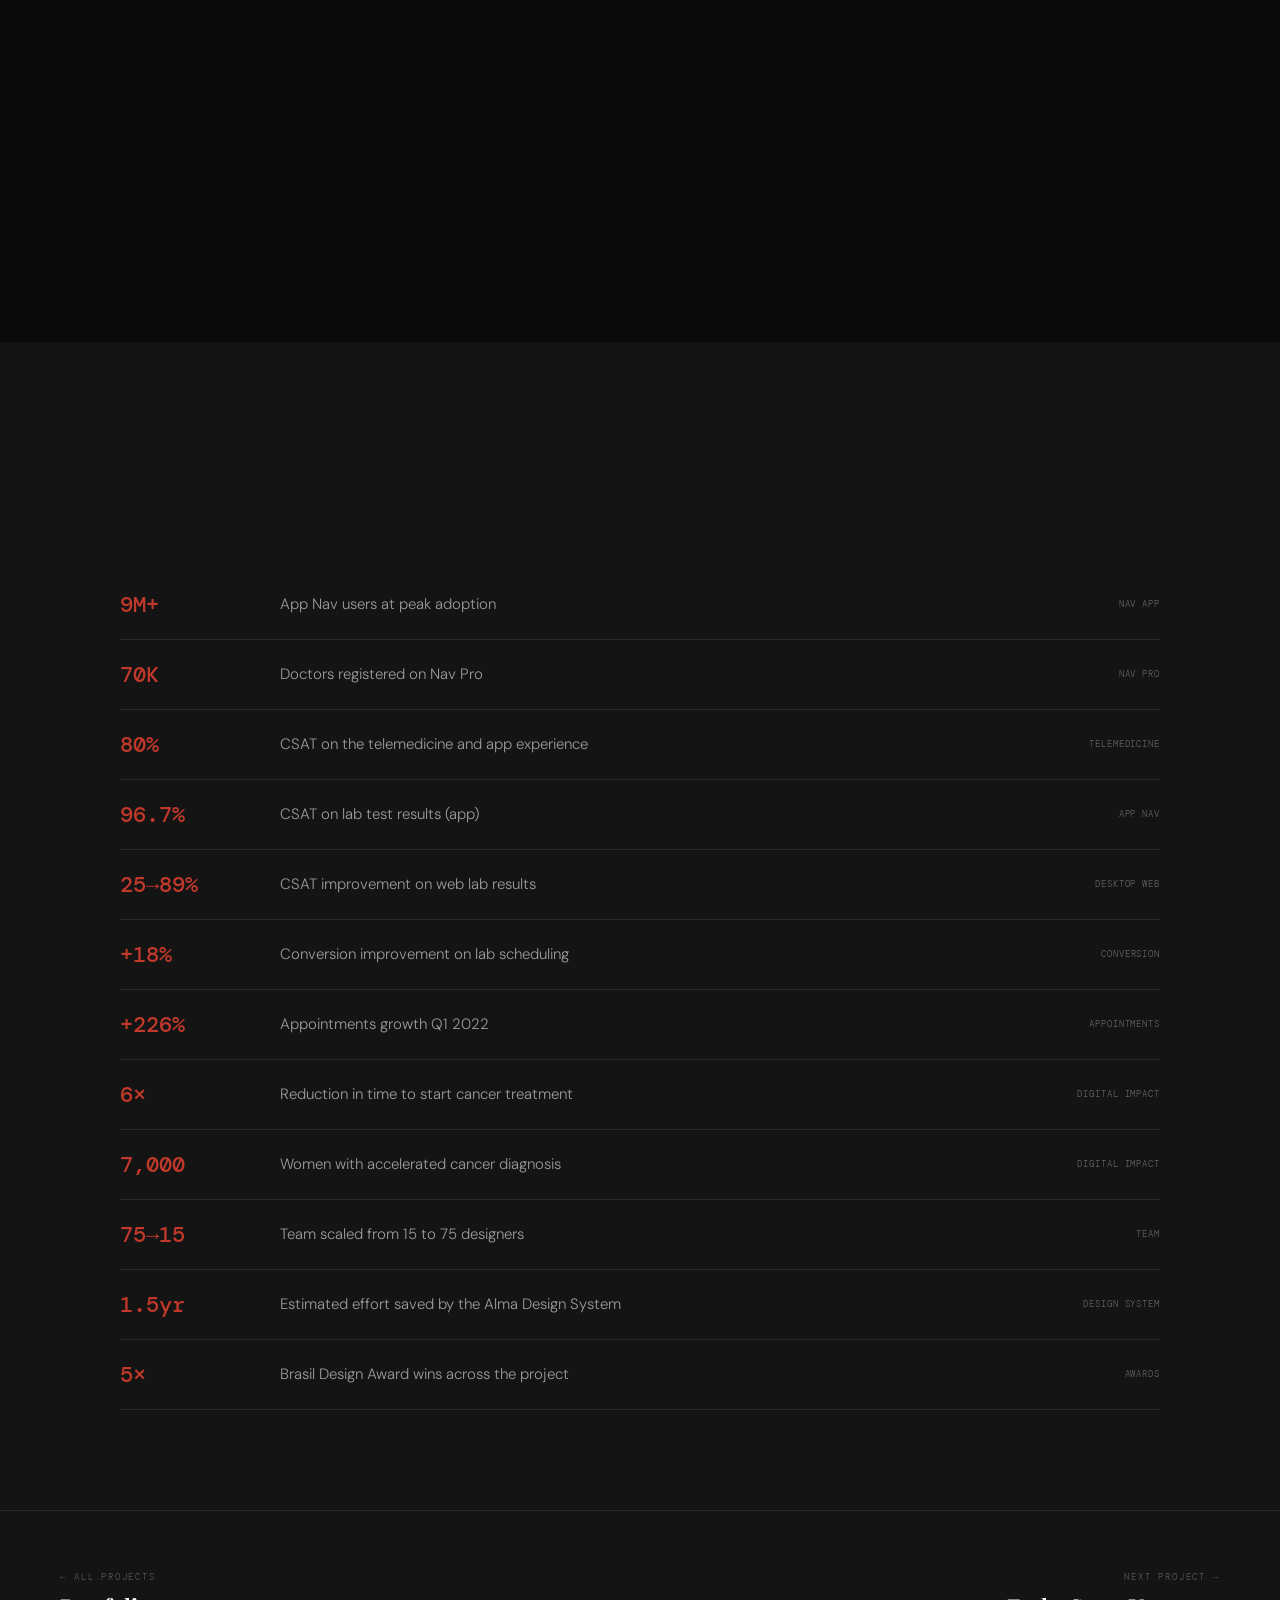
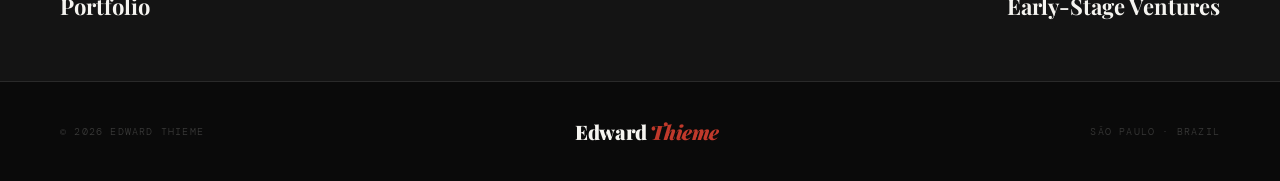
<file: dasa.html>
<!DOCTYPE html>
<html lang="en">
<head>
<meta charset="UTF-8">
<meta name="viewport" content="width=device-width, initial-scale=1.0">
<title>Dasa — Nav & Nav Pro · Edward Thieme</title>
<link rel="stylesheet" href="shared.css">
<style>
.hero-accent { color: var(--red); }
/* Dasa color stripe */
.dasa-stripe { height: 4px; background: linear-gradient(to right, #003087, #0066cc, var(--red)); }

/* App feature row */
.app-features { list-style: none; margin-top: 28px; }
.app-features li { display: flex; align-items: flex-start; gap: 14px; padding: 14px 0; border-bottom: 1px solid var(--gray-border); font-size: 15px; color: rgba(245,244,240,0.65); line-height: 1.5; }
.app-features li::before { content: '—'; color: var(--red); flex-shrink: 0; font-family: 'DM Mono', monospace; }

/* Impact callout */
.impact-callout { background: rgba(192,57,43,0.07); border: 1px solid rgba(192,57,43,0.2); border-left: 3px solid var(--red); padding: 28px 32px; border-radius: 2px; margin: 40px 0; }
.impact-callout p { font-size: 17px; line-height: 1.7; color: rgba(245,244,240,0.8); }
.impact-callout strong { color: var(--white); }

/* DS components preview */
.ds-grid { display: grid; grid-template-columns: repeat(5, 1fr); gap: 2px; background: var(--gray-border); border: 1px solid var(--gray-border); margin-top: 32px; }
.ds-cell { background: var(--gray); padding: 24px 20px; text-align: center; }
.ds-cell-label { font-family: 'DM Mono', monospace; font-size: 9px; letter-spacing: 0.15em; text-transform: uppercase; color: var(--gray-light); margin-top: 10px; }
.ds-type-sample { font-family: 'Playfair Display', serif; font-size: 28px; font-weight: 700; color: var(--white); }
.ds-color { width: 40px; height: 40px; border-radius: 50%; margin: 0 auto; }

/* Telemedicine */
.tele-split { display: grid; grid-template-columns: 1fr 1.4fr; gap: 60px; align-items: center; }

/* Results summary table */
.results-table { width: 100%; border-collapse: collapse; margin-top: 32px; }
.results-table tr { border-bottom: 1px solid var(--gray-border); }
.results-table tr:hover td { color: var(--white); }
.results-table td { padding: 18px 0; font-size: 15px; line-height: 1.5; color: rgba(245,244,240,0.6); }
.results-table td:first-child { font-family: 'DM Mono', monospace; font-size: 22px; font-weight: 500; color: var(--red); width: 160px; }
.results-table td:last-child { font-size: 13px; color: rgba(245,244,240,0.35); font-family: 'DM Mono', monospace; font-size: 9px; letter-spacing: 0.1em; text-transform: uppercase; text-align: right; }

@media(max-width:960px){
  .tele-split { grid-template-columns: 1fr; gap: 40px; }
  .ds-grid { grid-template-columns: repeat(3,1fr); }
  .two-col { grid-template-columns: 1fr !important; }
}
@media(max-width:600px){
  .ds-grid { grid-template-columns: repeat(2,1fr); }
}
</style>
</head>
<body>
<div class="cursor" id="cursor"></div>
<div class="cursor-ring" id="cursorRing"></div>

<nav>
  <a href="index.html" class="nav-back">
    <svg viewBox="0 0 14 14" fill="none" stroke="currentColor" stroke-width="1.5"><path d="M9 2L4 7l5 5"/></svg>
    Back
  </a>
  <a href="index.html" class="nav-logo">ET / Portfolio</a>
</nav>

<!-- HERO -->
<div class="project-hero">
  <div class="project-hero-bg">
    <img class="project-hero-bg-inner" src="nav-pro-dashboard.jpg" style="width:100%;height:100%;object-fit:cover;object-position:top center;filter:grayscale(100%) brightness(0.22);">
  </div>
  <div class="project-hero-overlay"></div>
  <div class="project-hero-content">
    <span class="project-tag">Healthcare · São Paulo · 2020–2023</span>
    <h1 class="project-hero-title">Nav &amp;<br>Nav <em class="hero-accent">Pro</em></h1>
    <p class="project-hero-sub">A complete digital healthcare ecosystem for patients, doctors, nurses, and hospital management — built from scratch with a team of 75 designers.</p>
  </div>
</div>
<div class="dasa-stripe"></div>

<!-- CONTEXT -->
<section class="content-section dark">
  <div class="container">
    <div class="two-col">
      <div class="reveal">
        <p class="section-label">Company</p>
        <h2 class="section-title" style="font-size:clamp(28px,3vw,42px);">Dasa</h2>
        <p class="content-body" style="margin-top:20px;">A major healthcare company with an integrated health ecosystem in Latin America — encompassing hospitals, labs, imaging centers, and digital services.</p>
        <p class="content-body" style="margin-top:16px;">When I joined, Dasa had little to no digital product culture. My mandate: build it from scratch.</p>
      </div>
      <div class="reveal reveal-delay-1">
        <p class="section-label">My Role</p>
        <h2 class="section-title" style="font-size:clamp(28px,3vw,42px);">Head of Design</h2>
        <ul class="resp-list">
          <li>
            <div class="resp-icon"><span>◈</span></div>
            <div>
              <div class="resp-title">Team Leader</div>
              <div class="resp-desc">Built and led a team of 75 designers to establish a new digital experience for Dasa, from scratch.</div>
            </div>
          </li>
          <li>
            <div class="resp-icon"><span>◈</span></div>
            <div>
              <div class="resp-title">Strategic &amp; Product Vision</div>
              <div class="resp-desc">Conceptualized and defined digital strategies, visions for new products, and roadmaps together with the team.</div>
            </div>
          </li>
          <li>
            <div class="resp-icon"><span>◈</span></div>
            <div>
              <div class="resp-title">Collaborative Approach</div>
              <div class="resp-desc">Collaborated closely with Marketing VP, Product VP, Heads of Product, Tech, and Data, doctors, medical directors, and stakeholders.</div>
            </div>
          </li>
          <li>
            <div class="resp-icon"><span>◈</span></div>
            <div>
              <div class="resp-title">Design &amp; Culture</div>
              <div class="resp-desc">Created and led the Design System department (Alma), DesignOps, and Accessibility departments.</div>
            </div>
          </li>
          <li>
            <div class="resp-icon"><span>◈</span></div>
            <div>
              <div class="resp-title">Budget &amp; Finances</div>
              <div class="resp-desc">Guaranteed smart and efficient spending to maintain cost-effectiveness of the project.</div>
            </div>
          </li>
        </ul>
      </div>
    </div>
  </div>
</section>

<!-- APP NAV -->
<section class="content-section gray">
  <div class="container">
    <p class="section-label reveal">Product 01</p>
    <h2 class="section-title reveal">App Nav<br><em style="color:var(--red);font-style:italic;">9M Users</em></h2>

    <div class="two-col" style="margin-top:56px;">
      <div class="reveal">
        <p class="content-lead">Dasa's pioneer app for customers — a comprehensive range of digital healthcare services in a single platform.</p>
        <p class="content-body">Designed to empower users with instant access to their healthcare information, the Nav app centralised all of Dasa's fragmented services into a single, cohesive experience.</p>

        <ul class="app-features">
          <li>Lab tests and image diagnosis results</li>
          <li>Appointment scheduling for lab tests, doctor appointments, and vaccinations</li>
          <li>Access to medical records</li>
          <li>Telemedicine (online appointments)</li>
          <li>Digital prescriptions</li>
          <li>General healthcare information</li>
          <li>Vaccine management</li>
          <li>Push notification alerts and reminders</li>
        </ul>

        <div style="margin-top:36px;">
          <div class="award-badge">
            <div class="award-dot"></div>
            <div class="award-text">Brasil Design Award 2021 — Digital Design</div>
          </div>
        </div>
      </div>

      <div class="reveal reveal-delay-1">
        <img src="nav-app-screens.jpg" style="width:100%;border-radius:6px;display:block;" alt="App Nav — home screen and lab results">

        <div class="metrics-row" style="margin-top:40px;">
          <div class="metric">
            <div class="metric-val"><span class="pos">80%</span></div>
            <div class="metric-label">CSAT</div>
          </div>
          <div class="metric">
            <div class="metric-val"><span class="pos">+141%</span></div>
            <div class="metric-label">Appointments 2021</div>
          </div>
          <div class="metric">
            <div class="metric-val"><span class="pos">+226%</span></div>
            <div class="metric-label">Appointments Q1 2022</div>
          </div>
        </div>
      </div>
    </div>
  </div>
</section>

<!-- DESKTOP WEB -->
<section class="content-section dark">
  <div class="container">
    <p class="section-label reveal">Product 01 · Web</p>
    <h2 class="section-title reveal">Desktop Web<br><em style="color:var(--red);font-style:italic;">Unified Platform</em></h2>
    <div class="two-col" style="margin-top:56px;grid-template-columns:1fr 2fr;">
      <div class="reveal">
        <p class="content-lead">We streamlined and centralised all healthcare-related services and needs into a unified web platform and app.</p>
        <p class="content-body">The desktop experience mirrored the mobile app in scope but adapted the information architecture and layout to take full advantage of larger screens — enabling richer data visibility for results, scheduling, and medical records.</p>
        <div class="metrics-row" style="margin-top:40px;">
          <div class="metric">
            <div class="metric-val"><span class="pos">96.7%</span></div>
            <div class="metric-label">CSAT · App</div>
          </div>
          <div class="metric">
            <div class="metric-val">25<span class="pos">→89%</span></div>
            <div class="metric-label">CSAT · Web</div>
          </div>
          <div class="metric">
            <div class="metric-val"><span class="pos">+18%</span></div>
            <div class="metric-label">Conversion</div>
          </div>
        </div>
      </div>
      <div class="reveal reveal-delay-1">
        <img src="nav-desktop.jpg" style="width:100%;border-radius:6px;display:block;" alt="Nav — Desktop Web platform">
      </div>
    </div>
  </div>
</section>

<!-- TELEMEDICINE -->
<section class="content-section gray">
  <div class="container">
    <p class="section-label reveal">Product 01 · Feature</p>
    <h2 class="section-title reveal">Telemedicine<br><em style="color:var(--red);font-style:italic;">Platform</em></h2>

    <div class="two-col" style="margin-top:56px;grid-template-columns:1fr 2fr;">
      <div class="reveal">
        <p class="content-lead">A significant milestone for the team — built and launched during the Covid pandemic.</p>
        <p class="content-body">The telemedicine platform enabled healthcare workers, including doctors and nurses, to conduct emergency calls and sustain medical treatment throughout the challenging period of the pandemic.</p>
        <p class="content-body" style="margin-top:16px;">Services include digital prescriptions, updated queue info for medical emergencies, and appointment scheduling with specialists.</p>

        <div class="impact-callout">
          <p><strong>During the Covid-19 pandemic</strong>, this platform became essential infrastructure — enabling continuity of care when in-person visits were impossible across Dasa's network.</p>
        </div>

        <div class="metrics-row">
          <div class="metric">
            <div class="metric-val"><span class="pos">80%</span></div>
            <div class="metric-label">CSAT</div>
          </div>
          <div class="metric">
            <div class="metric-val"><span class="pos">+141%</span></div>
            <div class="metric-label">Appointments 2021</div>
          </div>
          <div class="metric">
            <div class="metric-val"><span class="pos">+226%</span></div>
            <div class="metric-label">Appointments Q1 2022</div>
          </div>
        </div>
      </div>

      <div class="reveal reveal-delay-1">
        <img src="nav-telemedicine.jpg" style="width:100%;border-radius:6px;display:block;" alt="Nav Telemedicine Platform">

      </div>
    </div>
  </div>
</section>

<!-- NAV PRO -->
<section class="content-section dark">
  <div class="container">
    <p class="section-label reveal">Product 02</p>
    <h2 class="section-title reveal">Nav Pro<br><em style="color:var(--red);font-style:italic;">70k Doctors</em></h2>

    <div class="two-col" style="margin-top:56px;grid-template-columns:1fr 2fr;">
      <div class="reveal">
        <p class="content-lead">An integrated healthcare data platform tailored for healthcare professionals — powered by robust data analytics and AI.</p>
        <p class="content-body">The platform excels in predicting and presenting a multitude of possible patient conditions using medical history and algorithms, enabling proactive and informed medical decision-making.</p>
        <p class="content-body" style="margin-top:16px;">When seamlessly connected with Nav, the platform facilitates doctors to actively engage with their patients, strengthening communication and personalised healthcare strategies.</p>

        <div class="impact-callout">
          <p>Nav Pro's AI-driven alert system reduced the time to treatment initiation by <strong>6×</strong>, accelerating diagnosis and enabling <strong>7k women (São Paulo)</strong> to begin cancer treatment sooner through a data-driven mapping initiative in São Paulo.</p>
        </div>

        <div class="award-badge">
          <div class="award-dot"></div>
          <div class="award-text">Brasil Design Award 2021 — Digital Impact</div>
        </div>
      </div>

      <div class="reveal reveal-delay-1">
        <img src="nav-pro-dashboard.jpg" style="width:100%;border-radius:6px;display:block;margin-bottom:24px;" alt="Nav Pro — Doctor dashboard">
        <div class="metrics-row" style="margin-top:32px;">
          <div class="metric">
            <div class="metric-val"><span class="pos">70K</span></div>
            <div class="metric-label">Doctors Registered</div>
          </div>
          <div class="metric">
            <div class="metric-val"><span class="pos">6×</span></div>
            <div class="metric-label">Faster Cancer Treatment</div>
          </div>
          <div class="metric">
            <div class="metric-val"><span class="pos">7k</span></div>
            <div class="metric-label">Women Diagnosed Faster (São Paulo)</div>
          </div>
        </div>
      </div>
    </div>
  </div>
</section>

<!-- BRAND & DESIGN SYSTEM -->
<section class="content-section gray">
  <div class="container">
    <p class="section-label reveal">Product 03</p>
    <h2 class="section-title reveal">New Brand, Design Language<br>&amp; <em style="color:var(--red);font-style:italic;">Design System</em></h2>

    <div class="two-col" style="margin-top:56px;align-items:start;">
      <div class="reveal">
        <p class="content-lead">In collaboration with the marketing team and design agencies, we orchestrated a complete overhaul of Dasa's digital and brand experience.</p>
        <ul class="resp-list">
          <li>
            <div class="resp-icon"><span>T</span></div>
            <div>
              <div class="resp-title">Typography — Dasa Sans</div>
              <div class="resp-desc">A custom typeface designed exclusively for Dasa, in five weights: light, regular, medium, semibold, and bold.</div>
            </div>
          </li>
          <li>
            <div class="resp-icon"><span>◻</span></div>
            <div>
              <div class="resp-title">Design System — Alma</div>
              <div class="resp-desc">Created the new structure for both the Design Systems Team and the Accessibility Team and directly led these teams. <a href="https://zeroheight.com/7a44c04f2/p/168447-alma-design-system" target="_blank" rel="noopener" style="color:var(--red);text-decoration:none;border-bottom:1px solid rgba(192,57,43,0.3);">View Alma DS →</a></div>
            </div>
          </li>
          <li>
            <div class="resp-icon"><span>✦</span></div>
            <div>
              <div class="resp-title">Design Language</div>
              <div class="resp-desc">Original design language, illustrations, and icon system used across all digital and physical touchpoints.</div>
            </div>
          </li>
          <li>
            <div class="resp-icon"><span>◉</span></div>
            <div>
              <div class="resp-title">Rebranding — Dasa Group</div>
              <div class="resp-desc">Full corporate rebrand encompassing the group identity and all sub-brands within the Dasa ecosystem.</div>
            </div>
          </li>
        </ul>
        <div style="margin-top:36px;">
          <div class="award-badge" style="margin-bottom:12px;display:flex;">
            <div class="award-dot"></div>
            <div class="award-text">Brasil Design Award 2021 — Dasa Typography</div>
          </div>
          <div class="award-badge" style="display:flex;">
            <div class="award-dot"></div>
            <div class="award-text">Brasil Design Award 2021 — Dasa Brand Design</div>
          </div>
        </div>
      </div>

      <div class="reveal reveal-delay-1">
        <img src="dasa-brand.jpg" style="width:100%;border-radius:6px;display:block;" alt="Dasa Brand — typography, design language and rebranding">
        <div style="display:none;background:#001030;border-radius:4px;padding:40px 36px;margin-bottom:16px;">
          <div style="font-family:'DM Mono',monospace;font-size:11px;letter-spacing:0.2em;color:rgba(255,255,255,0.4);margin-bottom:20px;">DASA SANS — Custom Typeface</div>
          <div style="font-family:'Playfair Display',serif;font-size:clamp(40px,5vw,68px);font-weight:900;color:#3399ff;line-height:1;margin-bottom:12px;">Dasa Sans</div>
          <div style="font-family:'Playfair Display',serif;font-size:clamp(28px,3.5vw,48px);font-weight:400;color:#6bb8ff;line-height:1;margin-bottom:20px;">Aabc123</div>
          <div style="font-family:'DM Mono',monospace;font-size:10px;color:rgba(255,255,255,0.4);line-height:2;text-align:right;">light · regular · medium<br>semibold · <strong style="color:rgba(255,255,255,0.7);">bold</strong></div>
        </div>
        <div style="display:none;background:#001030;border-radius:4px;padding:28px 24px;">
          <div style="font-family:'Playfair Display',serif;font-size:clamp(18px,2.5vw,28px);font-weight:900;color:#3399ff;letter-spacing:0.02em;line-height:1.1;margin-bottom:8px;">ABCDEFGHIJKLMN<br>OPQRSTUVWXYZ</div>
          <div style="font-family:'Playfair Display',serif;font-size:clamp(14px,2vw,22px);color:#6bb8ff;line-height:1.2;margin-bottom:8px;">aabcdefghijklmn<br>opqrstuvwxyz</div>
          <div style="font-family:'Playfair Display',serif;font-size:clamp(14px,2vw,22px);color:#3399ff;">1234567890 &amp;#@!?&gt;</div>
        </div>
      </div>
    </div>
  </div>
</section>

<!-- DS IMPACT -->
<section class="content-section dark">
  <div class="container">
    <p class="section-label reveal">Design System Impact</p>
    <h2 class="section-title reveal">Alma<br><em style="color:var(--red);font-style:italic;">Design System</em></h2>
    <div class="two-col" style="margin-top:48px;">
      <div class="reveal">
        <p class="content-lead">The Alma Design System became the single source of truth for design and engineering across the entire Dasa product suite.</p>
        <p class="content-body">By standardising components, patterns, and accessibility guidelines, the system eliminated duplication across 75 designers and multiple product teams. The estimated time and cost savings: <strong>1.5 years of collective design and development effort</strong>.</p>
        <div class="stat-highlight">
          <div class="stat-num">1.5 yr</div>
          <div class="stat-desc">Estimated effort saved across design and engineering through the Alma Design System</div>
        </div>
        <a href="https://zeroheight.com/7a44c04f2/p/168447-alma-design-system" target="_blank" rel="noopener" style="display:inline-flex;align-items:center;gap:12px;margin-top:32px;padding:14px 28px;border:1px solid rgba(192,57,43,0.4);border-radius:2px;text-decoration:none;font-family:'DM Mono',monospace;font-size:10px;letter-spacing:0.15em;text-transform:uppercase;color:var(--red);transition:all 0.2s;">
          <span style="width:8px;height:8px;background:var(--red);border-radius:50%;animation:pulse 2s infinite;flex-shrink:0;"></span>
          View Alma Design System →
        </a>
      </div>
      <div class="reveal reveal-delay-1">
        <img src="nav-pro-alerts.jpg" style="width:100%;border-radius:6px;display:block;" alt="Nav Pro — Exames alterados · AI-powered patient alerts">
      </div>
    </div>
  </div>
</section>

<!-- RESULTS SUMMARY -->
<section class="content-section gray">
  <div class="container">
    <p class="section-label reveal">Highlights</p>
    <h2 class="section-title reveal">Key Results</h2>
    <div class="reveal" style="margin-top:48px;">
      <table class="results-table">
        <tr><td>9M+</td><td>App Nav users at peak adoption</td><td>Nav App</td></tr>
        <tr><td>70K</td><td>Doctors registered on Nav Pro</td><td>Nav Pro</td></tr>
        <tr><td>80%</td><td>CSAT on the telemedicine and app experience</td><td>Telemedicine</td></tr>
        <tr><td>96.7%</td><td>CSAT on lab test results (app)</td><td>App Nav</td></tr>
        <tr><td>25→89%</td><td>CSAT improvement on web lab results</td><td>Desktop Web</td></tr>
        <tr><td>+18%</td><td>Conversion improvement on lab scheduling</td><td>Conversion</td></tr>
        <tr><td>+226%</td><td>Appointments growth Q1 2022</td><td>Appointments</td></tr>
        <tr><td>6×</td><td>Reduction in time to start cancer treatment</td><td>Digital Impact</td></tr>
        <tr><td>7,000</td><td>Women with accelerated cancer diagnosis</td><td>Digital Impact</td></tr>
        <tr><td>75→15</td><td>Team scaled from 15 to 75 designers</td><td>Team</td></tr>
        <tr><td>1.5yr</td><td>Estimated effort saved by the Alma Design System</td><td>Design System</td></tr>
        <tr><td>5×</td><td>Brasil Design Award wins across the project</td><td>Awards</td></tr>
      </table>
    </div>
  </div>
</section>

<!-- BOTTOM NAV -->
<div class="project-nav-bottom">
  <a href="index.html" class="proj-nav-link"><span class="pnl-label">← All Projects</span><span class="pnl-title">Portfolio</span></a>
  <a href="startups.html" class="proj-nav-link right"><span class="pnl-label">Next Project →</span><span class="pnl-title">Early-Stage Ventures</span></a>
</div>

<footer>
  <p>© 2026 Edward Thieme</p>
  <div class="footer-logo">Edward <em>Thieme</em></div>
  <p>São Paulo · Brazil</p>
</footer>
<script src="shared.js"></script>
</body>
</html>
</file>
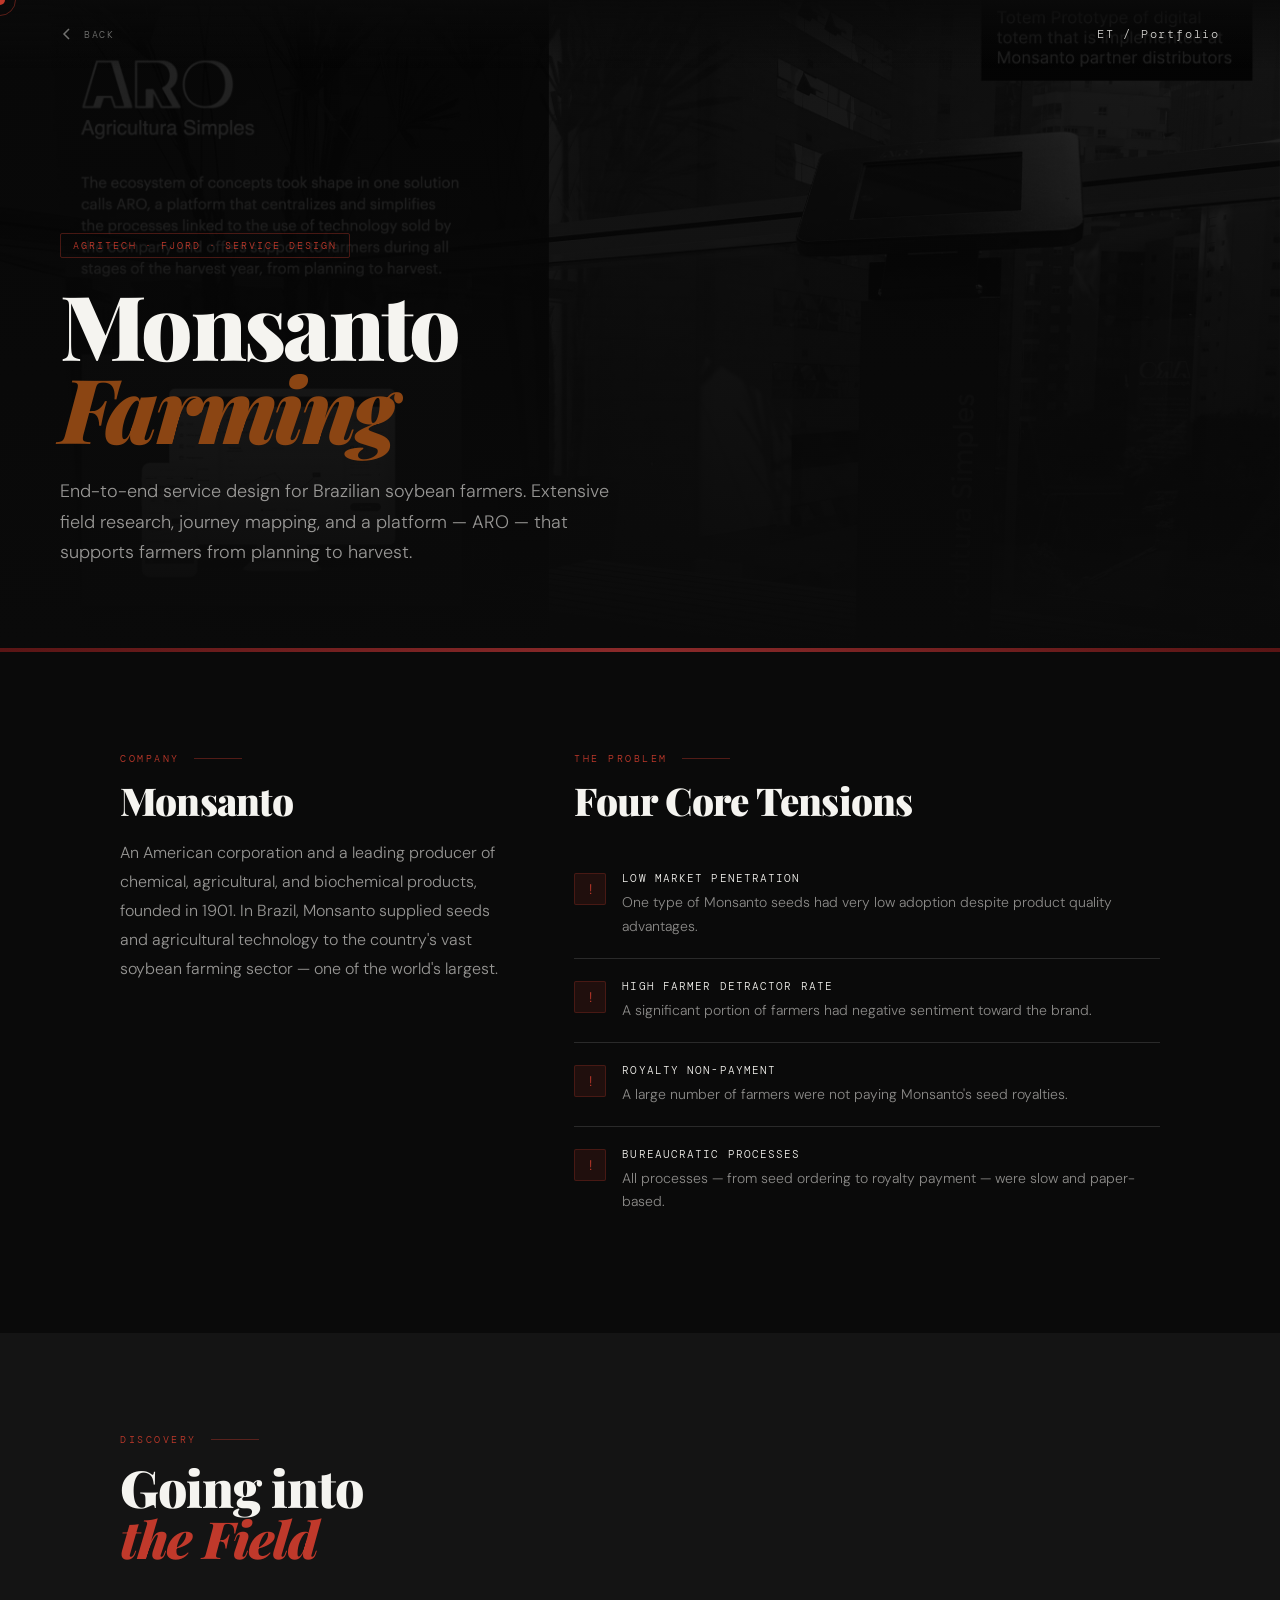
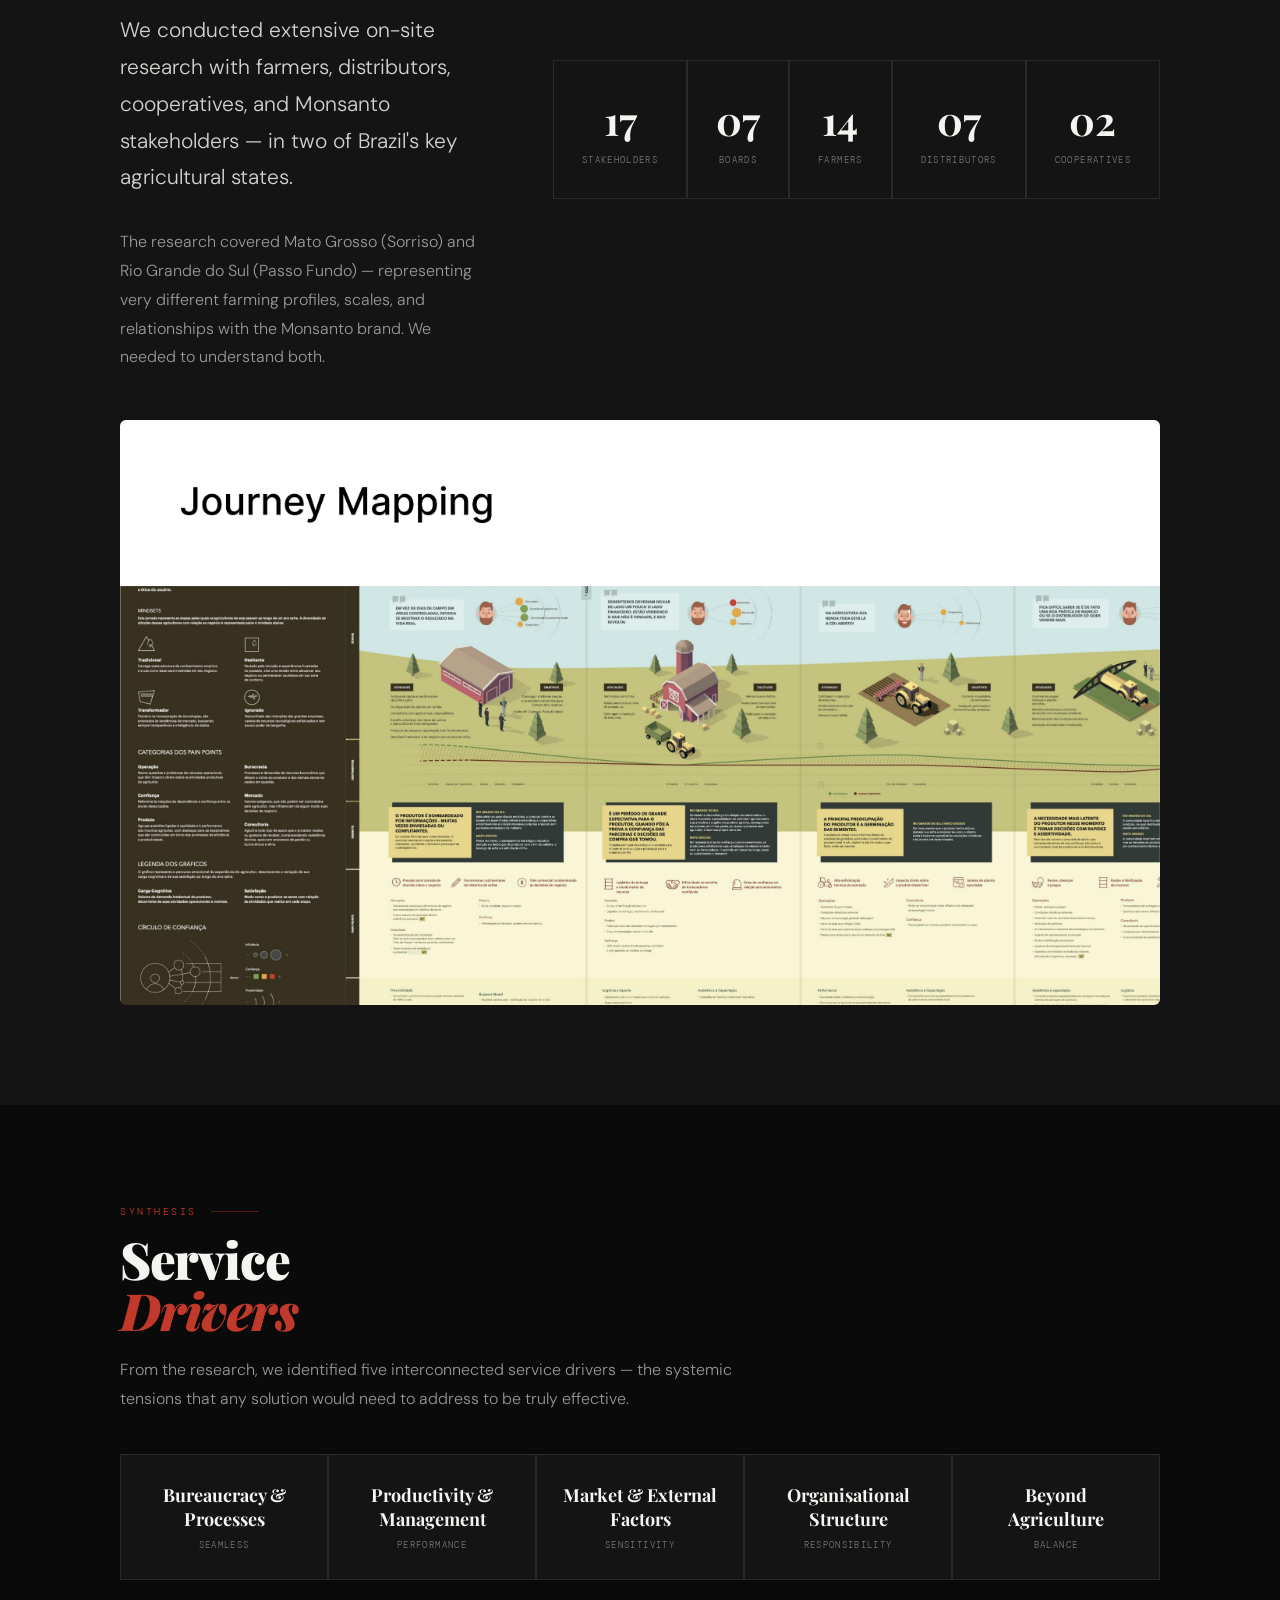
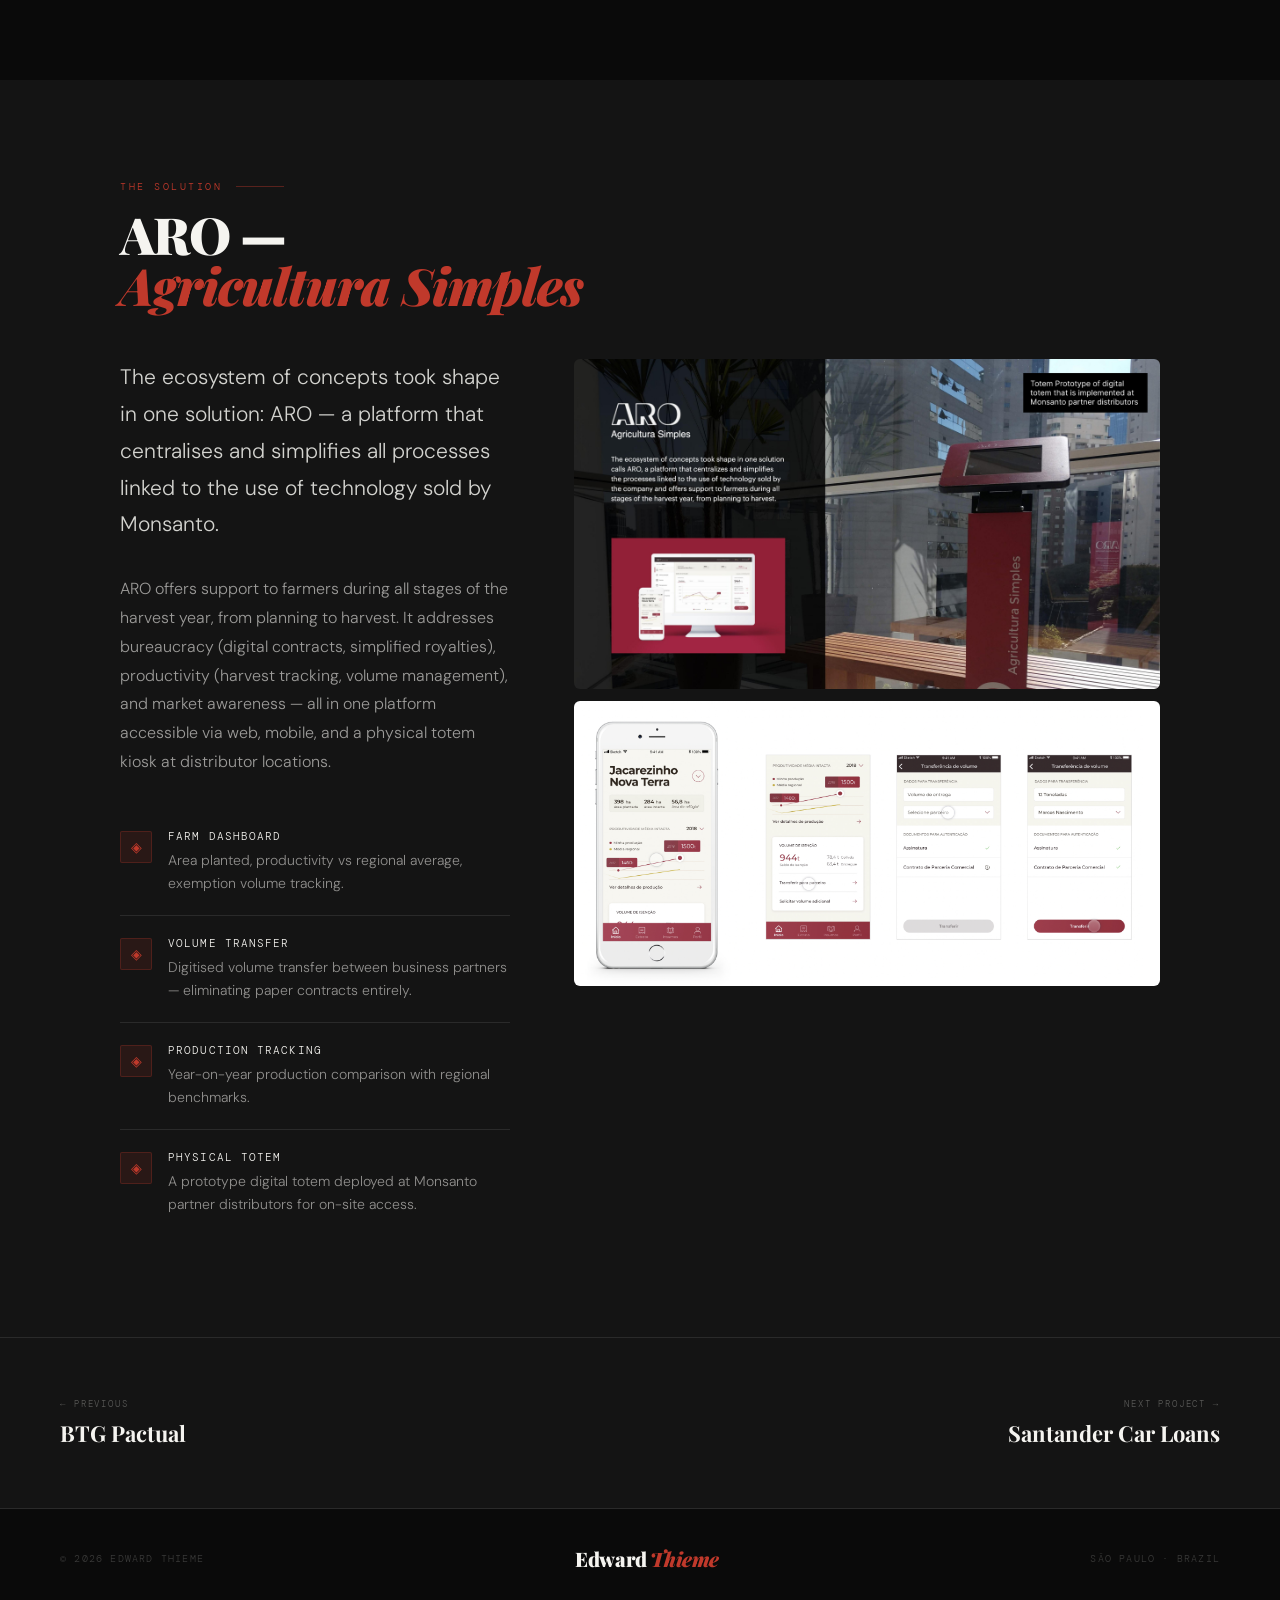
<file: monsanto.html>
<!DOCTYPE html>
<html lang="en">
<head>
<meta charset="UTF-8">
<meta name="viewport" content="width=device-width, initial-scale=1.0">
<title>Monsanto · Farming Experience · Edward Thieme</title>
<link rel="stylesheet" href="shared.css">
<style>
.mons-stripe{height:4px;background:linear-gradient(to right,#5a1515,#8b2a2a,#5a1515);}
.pain-grid{display:grid;grid-template-columns:repeat(5,1fr);gap:2px;background:var(--gray-border);border:1px solid var(--gray-border);margin-top:40px;}
.pain-cell{background:var(--gray);padding:28px 24px;text-align:center;transition:background 0.3s;}
.pain-cell:hover{background:var(--gray-mid);}
.pain-title{font-family:'Playfair Display',serif;font-size:18px;font-weight:700;margin-bottom:8px;}
.pain-sub{font-family:'DM Mono',monospace;font-size:9px;letter-spacing:0.15em;text-transform:uppercase;color:var(--gray-light);}
.aro-feature{padding:48px 0;border-bottom:1px solid var(--gray-border);}
.aro-feature:last-child{border-bottom:none;}
.aro-screen{background:var(--gray-mid);border:1px solid var(--gray-border);border-radius:8px;padding:16px;min-height:220px;display:flex;flex-direction:column;}
@media(max-width:700px){.pain-grid{grid-template-columns:1fr 1fr;}}
</style>
</head>
<body>
<div class="cursor" id="cursor"></div>
<div class="cursor-ring" id="cursorRing"></div>
<nav>
  <a href="index.html" class="nav-back"><svg viewBox="0 0 14 14" fill="none" stroke="currentColor" stroke-width="1.5"><path d="M9 2L4 7l5 5"/></svg>Back</a>
  <a href="index.html" class="nav-logo">ET / Portfolio</a>
</nav>

<div class="project-hero">
  <div class="project-hero-bg">
    <img class="project-hero-bg-inner" src="monsanto-aro-totem.jpg" style="width:100%;height:100%;object-fit:cover;object-position:center;filter:grayscale(100%) brightness(0.2);">
  </div>
  <div class="project-hero-overlay"></div>
  <div class="project-hero-content">
    <span class="project-tag">Agritech · Fjord · Service Design</span>
    <h1 class="project-hero-title">Monsanto<br><em style="color:#8b4513;">Farming</em></h1>
    <p class="project-hero-sub">End-to-end service design for Brazilian soybean farmers. Extensive field research, journey mapping, and a platform — ARO — that supports farmers from planning to harvest.</p>
  </div>
</div>
<div class="mons-stripe"></div>

<section class="content-section dark">
  <div class="container">
    <div class="two-col">
      <div class="reveal">
        <p class="section-label">Company</p>
        <h2 class="section-title" style="font-size:clamp(28px,3vw,42px);">Monsanto</h2>
        <p class="content-body" style="margin-top:20px;">An American corporation and a leading producer of chemical, agricultural, and biochemical products, founded in 1901. In Brazil, Monsanto supplied seeds and agricultural technology to the country's vast soybean farming sector — one of the world's largest.</p>
      </div>
      <div class="reveal reveal-delay-1">
        <p class="section-label">The Problem</p>
        <h2 class="section-title" style="font-size:clamp(28px,3vw,42px);">Four Core Tensions</h2>
        <ul class="resp-list">
          <li><div class="resp-icon"><span>!</span></div><div><div class="resp-title">Low Market Penetration</div><div class="resp-desc">One type of Monsanto seeds had very low adoption despite product quality advantages.</div></div></li>
          <li><div class="resp-icon"><span>!</span></div><div><div class="resp-title">High Farmer Detractor Rate</div><div class="resp-desc">A significant portion of farmers had negative sentiment toward the brand.</div></div></li>
          <li><div class="resp-icon"><span>!</span></div><div><div class="resp-title">Royalty Non-Payment</div><div class="resp-desc">A large number of farmers were not paying Monsanto's seed royalties.</div></div></li>
          <li><div class="resp-icon"><span>!</span></div><div><div class="resp-title">Bureaucratic Processes</div><div class="resp-desc">All processes — from seed ordering to royalty payment — were slow and paper-based.</div></div></li>
        </ul>
      </div>
    </div>
  </div>
</section>

<section class="content-section gray">
  <div class="container">
    <p class="section-label reveal">Discovery</p>
    <h2 class="section-title reveal">Going into<br><em style="color:var(--red);font-style:italic;">the Field</em></h2>
    <div class="two-col" style="margin-top:48px;">
      <div class="reveal">
        <p class="content-lead">We conducted extensive on-site research with farmers, distributors, cooperatives, and Monsanto stakeholders — in two of Brazil's key agricultural states.</p>
        <p class="content-body">The research covered Mato Grosso (Sorriso) and Rio Grande do Sul (Passo Fundo) — representing very different farming profiles, scales, and relationships with the Monsanto brand. We needed to understand both.</p>
      </div>
      <div class="reveal reveal-delay-1">
        <div class="research-row">
          <div class="research-item"><div class="research-num">17</div><div class="research-label">Stakeholders</div></div>
          <div class="research-item"><div class="research-num">07</div><div class="research-label">Boards</div></div>
          <div class="research-item"><div class="research-num">14</div><div class="research-label">Farmers</div></div>
          <div class="research-item"><div class="research-num">07</div><div class="research-label">Distributors</div></div>
          <div class="research-item"><div class="research-num">02</div><div class="research-label">Cooperatives</div></div>
        </div>
      </div>
    </div>
    <div class="reveal" style="margin-top:48px;">
      <img src="monsanto-journey.jpg" style="width:100%;border-radius:6px;display:block;" alt="Monsanto — Journey Mapping">
    </div>
  </div>
</section>

<section class="content-section dark">
  <div class="container">
    <p class="section-label reveal">Synthesis</p>
    <h2 class="section-title reveal">Service<br><em style="color:var(--red);font-style:italic;">Drivers</em></h2>
    <p class="content-body reveal" style="max-width:640px;margin-top:20px;">From the research, we identified five interconnected service drivers — the systemic tensions that any solution would need to address to be truly effective.</p>
    <div class="pain-grid reveal" style="margin-top:40px;">
      <div class="pain-cell"><div class="pain-title">Bureaucracy &amp; Processes</div><div class="pain-sub">Seamless</div></div>
      <div class="pain-cell"><div class="pain-title">Productivity &amp; Management</div><div class="pain-sub">Performance</div></div>
      <div class="pain-cell"><div class="pain-title">Market &amp; External Factors</div><div class="pain-sub">Sensitivity</div></div>
      <div class="pain-cell"><div class="pain-title">Organisational Structure</div><div class="pain-sub">Responsibility</div></div>
      <div class="pain-cell"><div class="pain-title">Beyond Agriculture</div><div class="pain-sub">Balance</div></div>
    </div>
  </div>
</section>

<section class="content-section gray">
  <div class="container">
    <p class="section-label reveal">The Solution</p>
    <h2 class="section-title reveal">ARO —<br><em style="color:var(--red);font-style:italic;">Agricultura Simples</em></h2>
    <div class="two-col" style="margin-top:48px;">
      <div class="reveal">
        <p class="content-lead">The ecosystem of concepts took shape in one solution: ARO — a platform that centralises and simplifies all processes linked to the use of technology sold by Monsanto.</p>
        <p class="content-body">ARO offers support to farmers during all stages of the harvest year, from planning to harvest. It addresses bureaucracy (digital contracts, simplified royalties), productivity (harvest tracking, volume management), and market awareness — all in one platform accessible via web, mobile, and a physical totem kiosk at distributor locations.</p>
        <ul class="resp-list">
          <li><div class="resp-icon"><span>◈</span></div><div><div class="resp-title">Farm Dashboard</div><div class="resp-desc">Area planted, productivity vs regional average, exemption volume tracking.</div></div></li>
          <li><div class="resp-icon"><span>◈</span></div><div><div class="resp-title">Volume Transfer</div><div class="resp-desc">Digitised volume transfer between business partners — eliminating paper contracts entirely.</div></div></li>
          <li><div class="resp-icon"><span>◈</span></div><div><div class="resp-title">Production Tracking</div><div class="resp-desc">Year-on-year production comparison with regional benchmarks.</div></div></li>
          <li><div class="resp-icon"><span>◈</span></div><div><div class="resp-title">Physical Totem</div><div class="resp-desc">A prototype digital totem deployed at Monsanto partner distributors for on-site access.</div></div></li>
        </ul>
      </div>
      <div class="reveal reveal-delay-1">
        <img src="monsanto-aro-totem.jpg" style="width:100%;border-radius:6px;display:block;margin-bottom:12px;" alt="ARO — Physical totem at Monsanto partner distributors">
        <img src="monsanto-aro-app.jpg" style="width:100%;border-radius:6px;display:block;" alt="ARO — Farming app screens">
      </div>
    </div>
  </div>
</section>

<div class="project-nav-bottom">
  <a href="btg.html" class="proj-nav-link"><span class="pnl-label">← Previous</span><span class="pnl-title">BTG Pactual</span></a>
  <a href="santander.html" class="proj-nav-link right"><span class="pnl-label">Next Project →</span><span class="pnl-title">Santander Car Loans</span></a>
</div>
<footer><p>© 2026 Edward Thieme</p><div class="footer-logo">Edward <em>Thieme</em></div><p>São Paulo · Brazil</p></footer>
<script src="shared.js"></script>
</body>
</html>
</file>
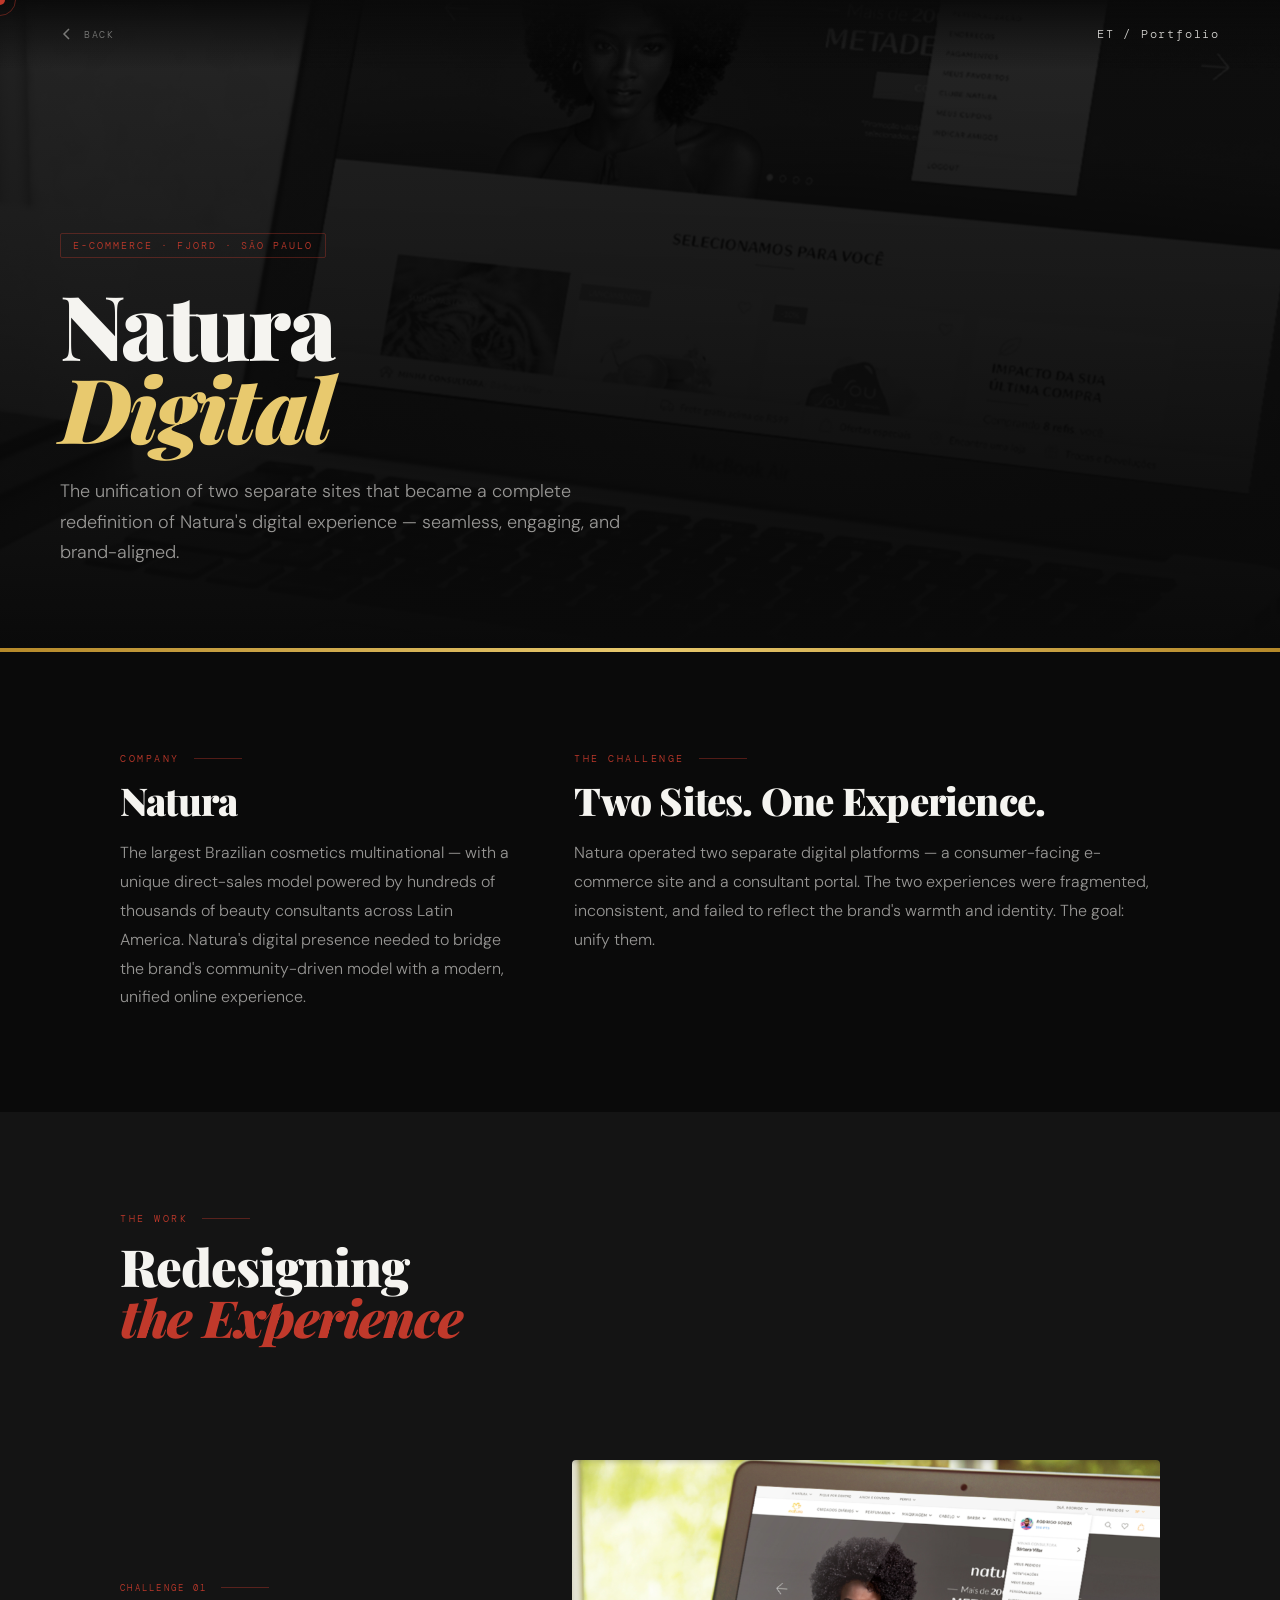
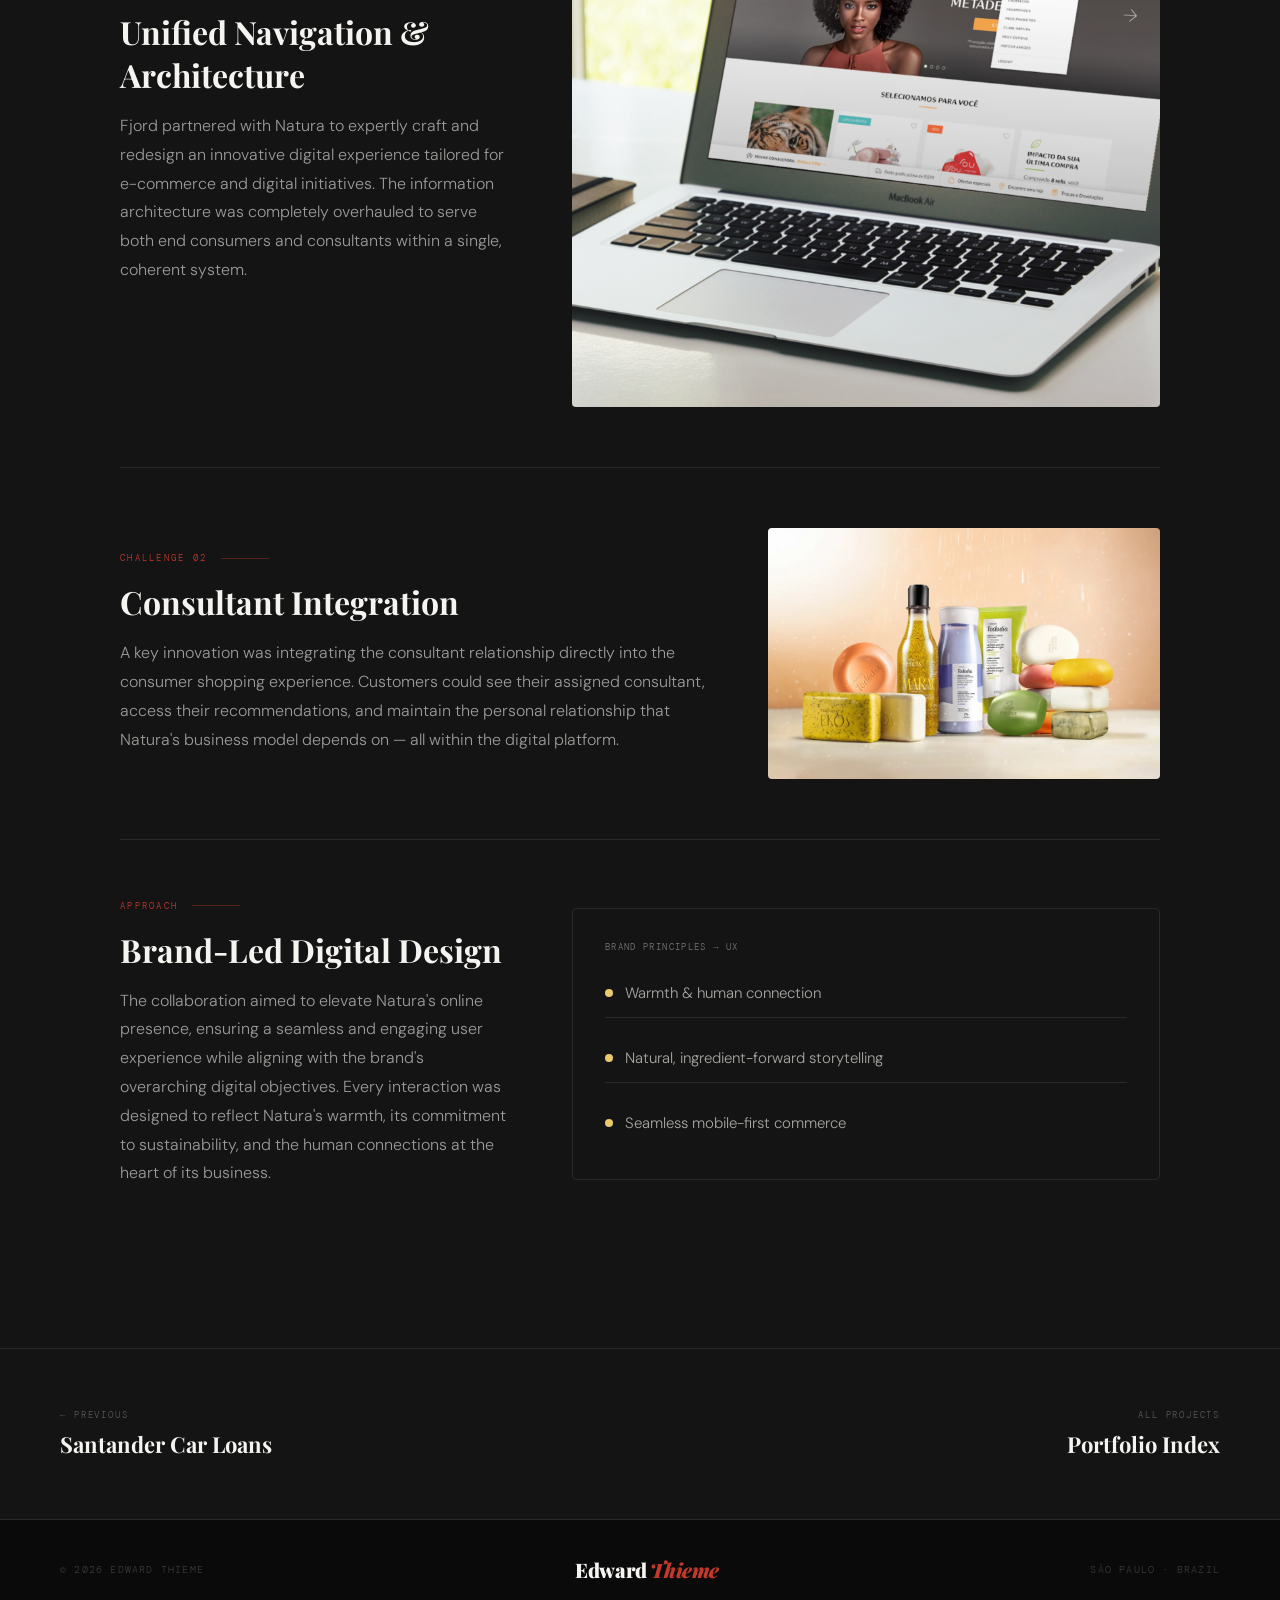
<file: natura.html>
<!DOCTYPE html>
<html lang="en">
<head>
<meta charset="UTF-8">
<meta name="viewport" content="width=device-width, initial-scale=1.0">
<title>Natura Digital Experiences · Edward Thieme</title>
<link rel="stylesheet" href="shared.css">
<style>
.natura-stripe { height:4px;background:linear-gradient(to right,#b5892a,#e8c96e,#b5892a); }
.ecom-feature { display:grid;grid-template-columns:2fr 3fr;gap:60px;align-items:center;padding:60px 0;border-bottom:1px solid var(--gray-border); }
.ecom-feature:last-child{border-bottom:none;}
.ecom-feature.flip{grid-template-columns:3fr 2fr;}
.img-placeholder { background:var(--gray-mid);border:2px dashed var(--gray-border);border-radius:4px;min-height:300px;display:flex;flex-direction:column;align-items:center;justify-content:center;gap:12px; }
.img-placeholder-label { font-family:'DM Mono',monospace;font-size:9px;letter-spacing:0.2em;text-transform:uppercase;color:rgba(255,255,255,0.2); }
.img-placeholder-hint { font-family:'DM Mono',monospace;font-size:8px;letter-spacing:0.12em;color:rgba(255,255,255,0.1); }
@media(max-width:960px){.ecom-feature,.ecom-feature.flip{grid-template-columns:1fr;}}
</style>
</head>
<body>
<div class="cursor" id="cursor"></div>
<div class="cursor-ring" id="cursorRing"></div>
<nav>
  <a href="index.html" class="nav-back"><svg viewBox="0 0 14 14" fill="none" stroke="currentColor" stroke-width="1.5"><path d="M9 2L4 7l5 5"/></svg>Back</a>
  <a href="index.html" class="nav-logo">ET / Portfolio</a>
</nav>

<div class="project-hero">
  <div class="project-hero-bg">
    <img class="project-hero-bg-inner" src="natura-ecommerce.jpg" style="width:100%;height:100%;object-fit:cover;object-position:center;filter:grayscale(100%) brightness(0.2);">
  </div>
  <div class="project-hero-overlay"></div>
  <div class="project-hero-content">
    <span class="project-tag">E-Commerce · Fjord · São Paulo</span>
    <h1 class="project-hero-title">Natura<br><em style="color:#e8c96e;">Digital</em></h1>
    <p class="project-hero-sub">The unification of two separate sites that became a complete redefinition of Natura's digital experience — seamless, engaging, and brand-aligned.</p>
  </div>
</div>
<div class="natura-stripe"></div>

<section class="content-section dark">
  <div class="container">
    <div class="two-col">
      <div class="reveal">
        <p class="section-label">Company</p>
        <h2 class="section-title" style="font-size:clamp(28px,3vw,42px);">Natura</h2>
        <p class="content-body" style="margin-top:20px;">The largest Brazilian cosmetics multinational — with a unique direct-sales model powered by hundreds of thousands of beauty consultants across Latin America. Natura's digital presence needed to bridge the brand's community-driven model with a modern, unified online experience.</p>
      </div>
      <div class="reveal reveal-delay-1">
        <p class="section-label">The Challenge</p>
        <h2 class="section-title" style="font-size:clamp(28px,3vw,42px);">Two Sites. One Experience.</h2>
        <p class="content-body" style="margin-top:20px;">Natura operated two separate digital platforms — a consumer-facing e-commerce site and a consultant portal. The two experiences were fragmented, inconsistent, and failed to reflect the brand's warmth and identity. The goal: unify them.</p>
      </div>
    </div>
  </div>
</section>

<section class="content-section gray">
  <div class="container">
    <p class="section-label reveal">The Work</p>
    <h2 class="section-title reveal">Redesigning<br><em style="color:var(--red);font-style:italic;">the Experience</em></h2>

    <div style="margin-top:56px;">

      <!-- Challenge 01 -->
      <div class="ecom-feature reveal">
        <div>
          <p class="section-label" style="font-size:9px;">Challenge 01</p>
          <h3 style="font-family:'Playfair Display',serif;font-size:clamp(22px,2.5vw,34px);font-weight:700;margin-bottom:16px;">Unified Navigation &amp; Architecture</h3>
          <p class="content-body">Fjord partnered with Natura to expertly craft and redesign an innovative digital experience tailored for e-commerce and digital initiatives. The information architecture was completely overhauled to serve both end consumers and consultants within a single, coherent system.</p>
        </div>
        <div>
          <img src="natura-ecommerce.jpg" style="width:100%;border-radius:4px;display:block;" alt="Natura — Unified e-commerce platform">
        </div>
      </div>

      <!-- Challenge 02 -->
      <div class="ecom-feature flip reveal">
        <div>
          <p class="section-label" style="font-size:9px;">Challenge 02</p>
          <h3 style="font-family:'Playfair Display',serif;font-size:clamp(22px,2.5vw,34px);font-weight:700;margin-bottom:16px;">Consultant Integration</h3>
          <p class="content-body">A key innovation was integrating the consultant relationship directly into the consumer shopping experience. Customers could see their assigned consultant, access their recommendations, and maintain the personal relationship that Natura's business model depends on — all within the digital platform.</p>
        </div>
        <div>
          <img src="natura-produtos.jpg" style="width:100%;border-radius:4px;display:block;" alt="Natura — Product range">
        </div>
      </div>

      <!-- Approach -->
      <div class="ecom-feature reveal">
        <div>
          <p class="section-label" style="font-size:9px;">Approach</p>
          <h3 style="font-family:'Playfair Display',serif;font-size:clamp(22px,2.5vw,34px);font-weight:700;margin-bottom:16px;">Brand-Led Digital Design</h3>
          <p class="content-body">The collaboration aimed to elevate Natura's online presence, ensuring a seamless and engaging user experience while aligning with the brand's overarching digital objectives. Every interaction was designed to reflect Natura's warmth, its commitment to sustainability, and the human connections at the heart of its business.</p>
        </div>
        <div>
          <div style="background:var(--gray);border:1px solid var(--gray-border);border-radius:4px;padding:32px;display:flex;flex-direction:column;gap:16px;">
            <div style="font-family:'DM Mono',monospace;font-size:9px;letter-spacing:0.15em;text-transform:uppercase;color:var(--gray-light);">Brand Principles → UX</div>
            <div style="display:flex;gap:12px;align-items:center;padding:14px 0;border-bottom:1px solid var(--gray-border);"><div style="width:8px;height:8px;background:#e8c96e;border-radius:50%;flex-shrink:0;"></div><div style="font-size:15px;color:rgba(245,244,240,0.65);">Warmth &amp; human connection</div></div>
            <div style="display:flex;gap:12px;align-items:center;padding:14px 0;border-bottom:1px solid var(--gray-border);"><div style="width:8px;height:8px;background:#e8c96e;border-radius:50%;flex-shrink:0;"></div><div style="font-size:15px;color:rgba(245,244,240,0.65);">Natural, ingredient-forward storytelling</div></div>
            <div style="display:flex;gap:12px;align-items:center;padding:14px 0;"><div style="width:8px;height:8px;background:#e8c96e;border-radius:50%;flex-shrink:0;"></div><div style="font-size:15px;color:rgba(245,244,240,0.65);">Seamless mobile-first commerce</div></div>
          </div>
        </div>
      </div>

    </div>
  </div>
</section>

<div class="project-nav-bottom">
  <a href="santander.html" class="proj-nav-link"><span class="pnl-label">← Previous</span><span class="pnl-title">Santander Car Loans</span></a>
  <a href="index.html" class="proj-nav-link right"><span class="pnl-label">All Projects</span><span class="pnl-title">Portfolio Index</span></a>
</div>
<footer><p>© 2026 Edward Thieme</p><div class="footer-logo">Edward <em>Thieme</em></div><p>São Paulo · Brazil</p></footer>
<script src="shared.js"></script>
</body>
</html>
</file>
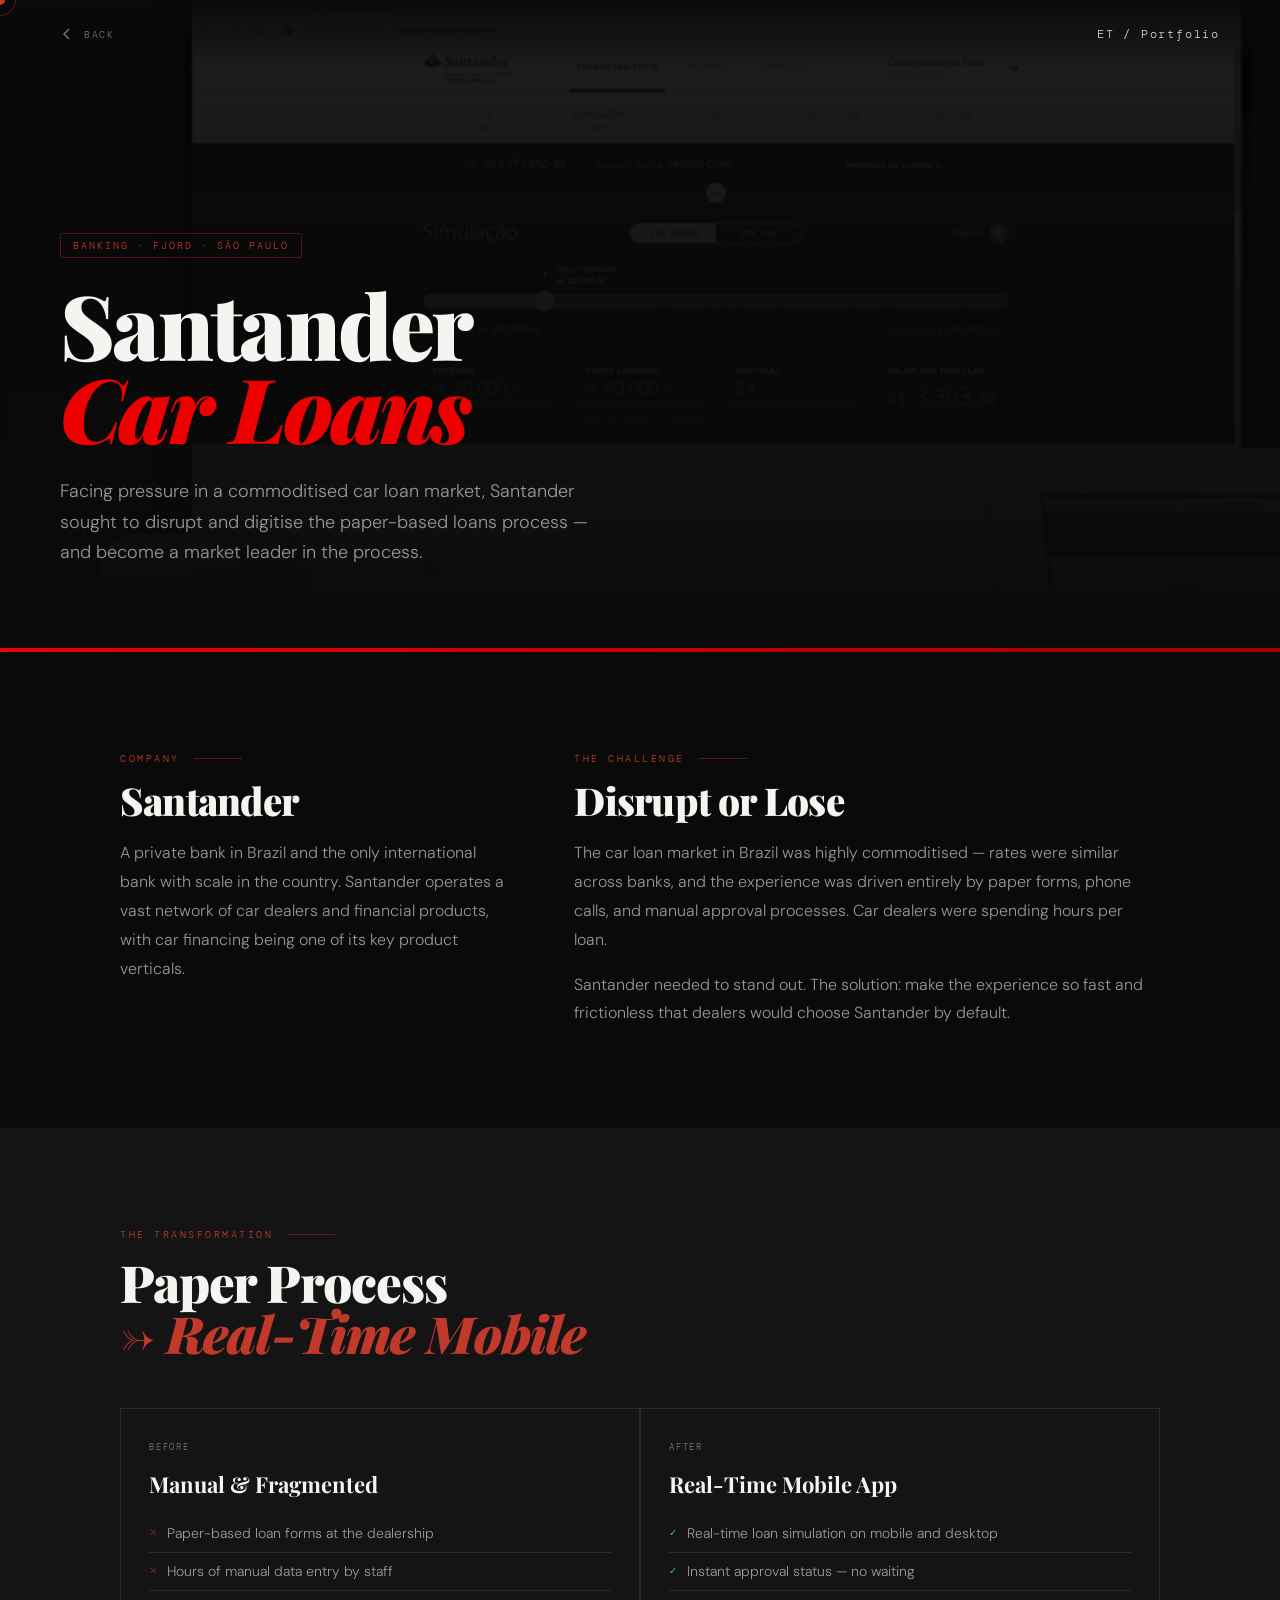
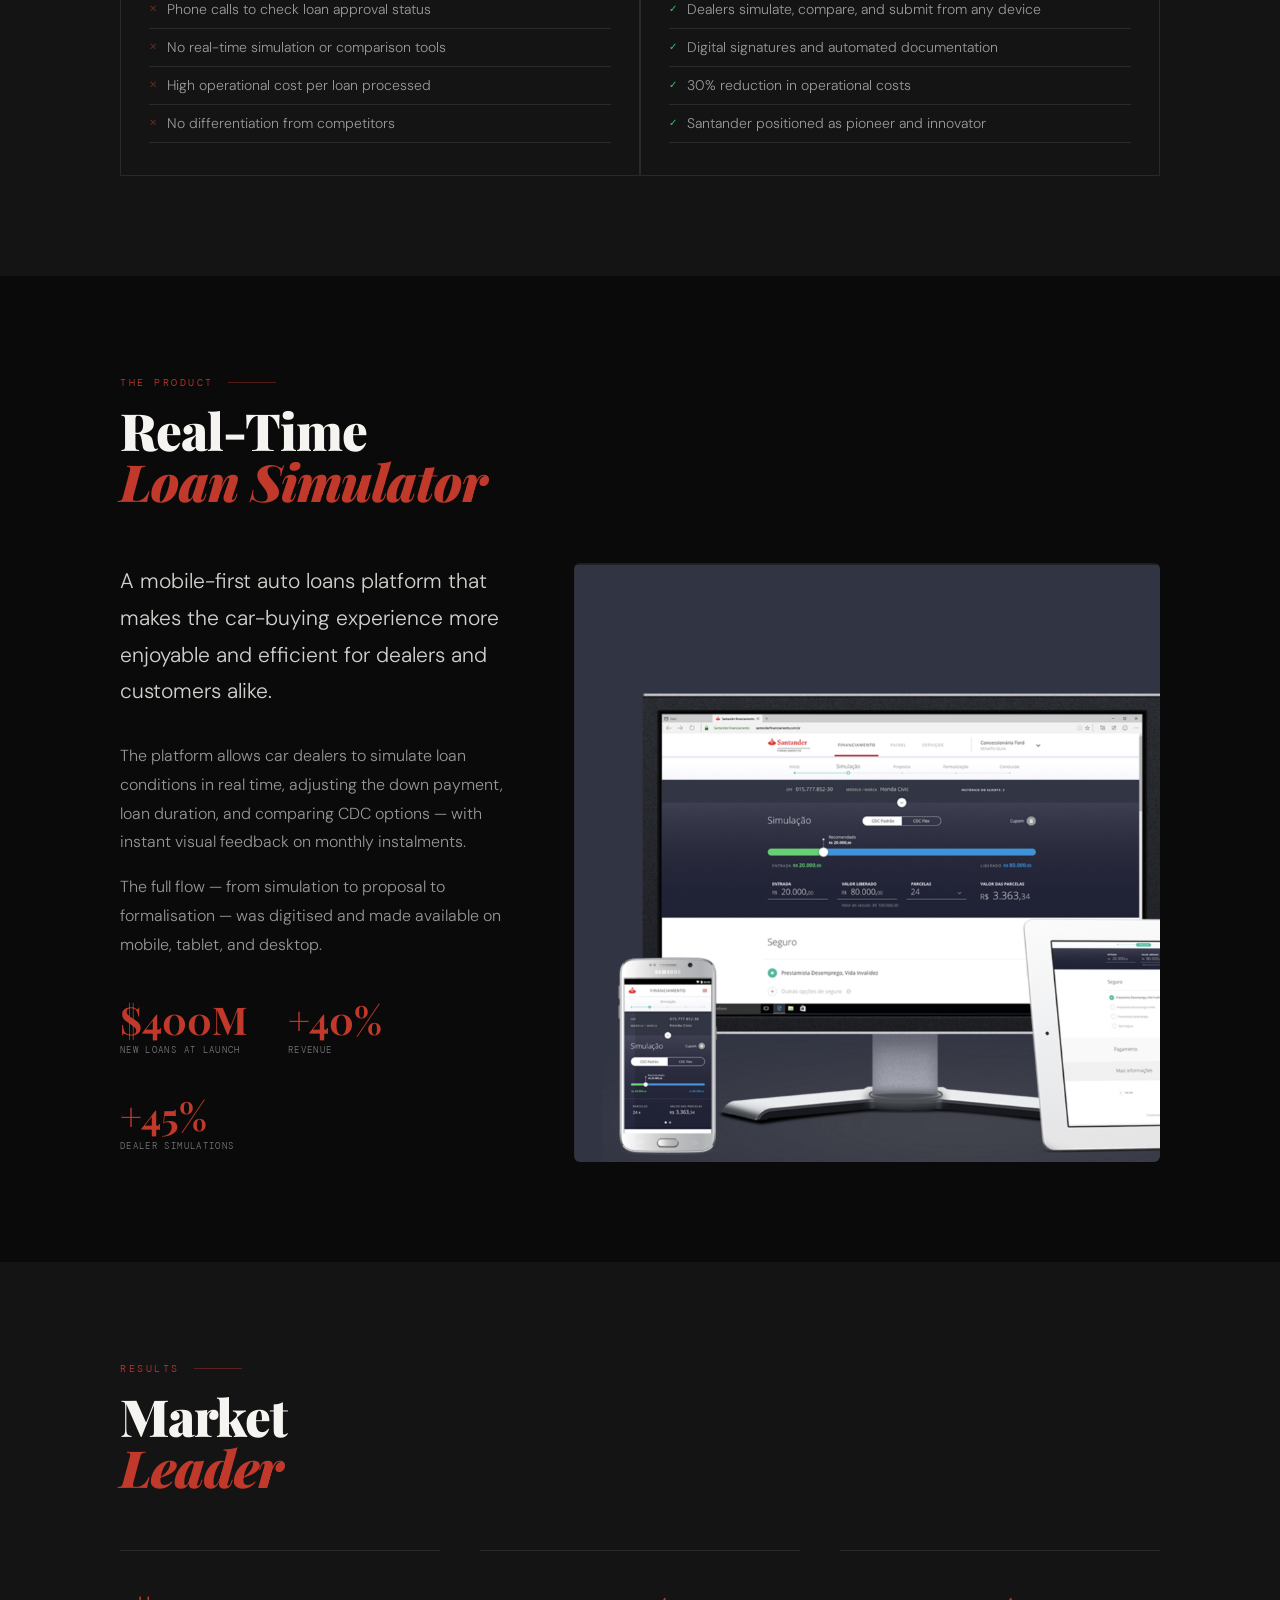
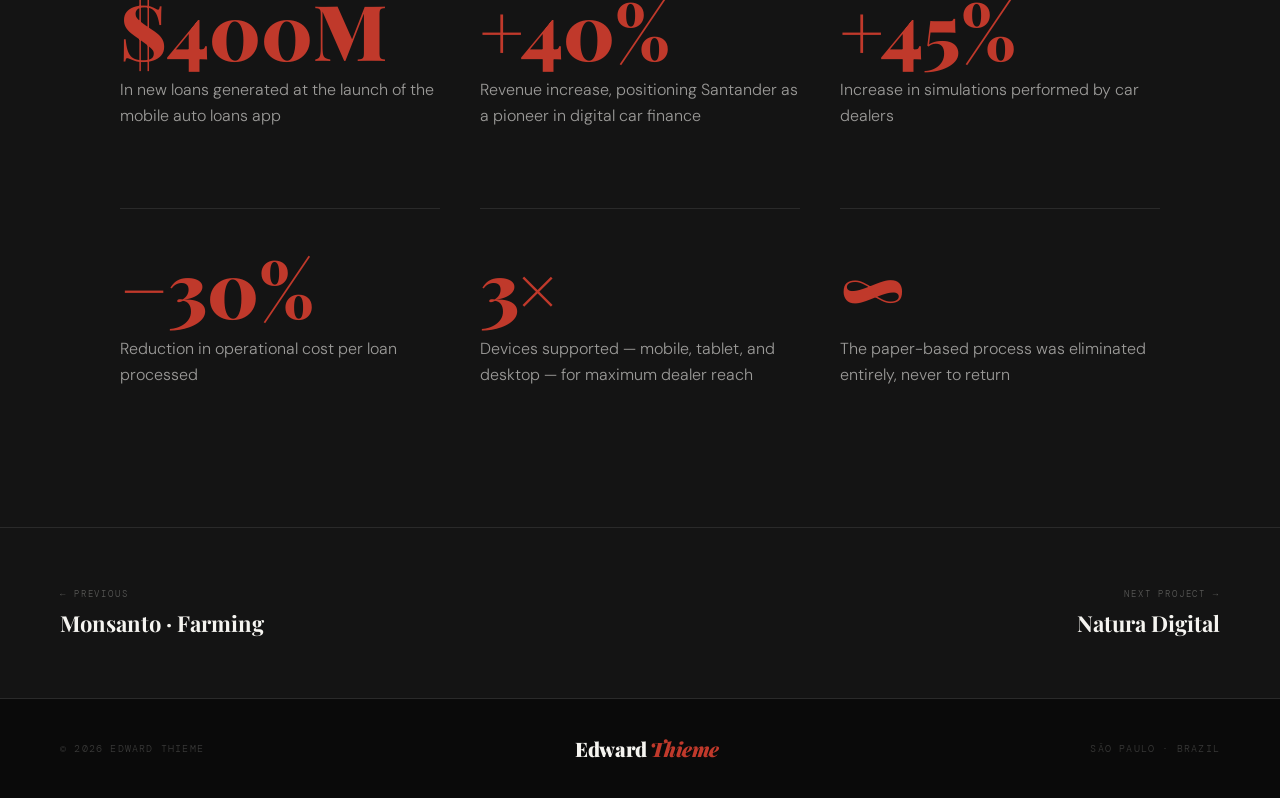
<file: santander.html>
<!DOCTYPE html>
<html lang="en">
<head>
<meta charset="UTF-8">
<meta name="viewport" content="width=device-width, initial-scale=1.0">
<title>Santander Car Loans · Edward Thieme</title>
<link rel="stylesheet" href="shared.css">
<style>
.sant-stripe { height:4px;background:linear-gradient(to right,#ec0000,#a30000); }
.before-after { display:grid;grid-template-columns:1fr 1fr;gap:2px;background:var(--gray-border);border:1px solid var(--gray-border);margin-top:40px; }
.ba-col { background:var(--gray);padding:32px 28px; }
.ba-label { font-family:'DM Mono',monospace;font-size:9px;letter-spacing:0.2em;text-transform:uppercase;color:var(--gray-light);margin-bottom:16px; }
.ba-title { font-family:'Playfair Display',serif;font-size:22px;font-weight:700;margin-bottom:16px; }
.ba-list { list-style:none; }
.ba-list li { font-size:14px;color:rgba(245,244,240,0.6);padding:8px 0;border-bottom:1px solid var(--gray-border);display:flex;gap:10px;align-items:flex-start;line-height:1.5; }
.ba-list li::before { flex-shrink:0;margin-top:2px; }
.ba-list.before li::before { content:'✕';color:rgba(192,57,43,0.5);font-size:10px; }
.ba-list.after li::before { content:'✓';color:#2ecc71;font-size:10px; }
.simulator { background:var(--gray-mid);border:1px solid var(--gray-border);border-radius:4px;padding:28px;margin-top:20px; }
.sim-label { font-family:'DM Mono',monospace;font-size:9px;letter-spacing:0.15em;text-transform:uppercase;color:var(--gray-light);margin-bottom:8px; }
.sim-val { font-family:'Playfair Display',serif;font-size:28px;font-weight:700;color:var(--white);margin-bottom:16px; }
.sim-bar { height:6px;background:var(--gray-border);border-radius:3px;margin-bottom:20px;position:relative; }
.sim-bar-fill { height:100%;background:linear-gradient(to right,#ec0000,#a30000);border-radius:3px;width:60%; }
.sim-bar-dot { width:14px;height:14px;background:var(--white);border-radius:50%;position:absolute;top:-4px;left:58%;box-shadow:0 0 0 3px rgba(192,57,43,0.4); }
.sim-row { display:grid;grid-template-columns:repeat(4,1fr);gap:16px; }
.sim-cell { background:var(--gray);border:1px solid var(--gray-border);border-radius:3px;padding:12px 10px; }
.sim-cell-label { font-family:'DM Mono',monospace;font-size:8px;letter-spacing:0.1em;text-transform:uppercase;color:var(--gray-light);margin-bottom:4px; }
.sim-cell-val { font-size:13px;color:var(--white);font-weight:500; }
@media(max-width:700px){ .before-after{grid-template-columns:1fr;} .sim-row{grid-template-columns:1fr 1fr;} }
</style>
</head>
<body>
<div class="cursor" id="cursor"></div>
<div class="cursor-ring" id="cursorRing"></div>
<nav>
  <a href="index.html" class="nav-back"><svg viewBox="0 0 14 14" fill="none" stroke="currentColor" stroke-width="1.5"><path d="M9 2L4 7l5 5"/></svg>Back</a>
  <a href="index.html" class="nav-logo">ET / Portfolio</a>
</nav>

<div class="project-hero">
  <div class="project-hero-bg">
    <img class="project-hero-bg-inner" src="santander-simulator.jpg" style="width:100%;height:100%;object-fit:cover;object-position:center;filter:grayscale(100%) brightness(0.15);">
  </div>
  <div class="project-hero-overlay"></div>
  <div class="project-hero-content">
    <span class="project-tag">Banking · Fjord · São Paulo</span>
    <h1 class="project-hero-title">Santander<br><em style="color:#ec0000;">Car Loans</em></h1>
    <p class="project-hero-sub">Facing pressure in a commoditised car loan market, Santander sought to disrupt and digitise the paper-based loans process — and become a market leader in the process.</p>
  </div>
</div>
<div class="sant-stripe"></div>

<!-- CONTEXT -->
<section class="content-section dark">
  <div class="container">
    <div class="two-col">
      <div class="reveal">
        <p class="section-label">Company</p>
        <h2 class="section-title" style="font-size:clamp(28px,3vw,42px);">Santander</h2>
        <p class="content-body" style="margin-top:20px;">A private bank in Brazil and the only international bank with scale in the country. Santander operates a vast network of car dealers and financial products, with car financing being one of its key product verticals.</p>
      </div>
      <div class="reveal reveal-delay-1">
        <p class="section-label">The Challenge</p>
        <h2 class="section-title" style="font-size:clamp(28px,3vw,42px);">Disrupt or Lose</h2>
        <p class="content-body" style="margin-top:20px;">The car loan market in Brazil was highly commoditised — rates were similar across banks, and the experience was driven entirely by paper forms, phone calls, and manual approval processes. Car dealers were spending hours per loan.</p>
        <p class="content-body" style="margin-top:16px;">Santander needed to stand out. The solution: make the experience so fast and frictionless that dealers would choose Santander by default.</p>
      </div>
    </div>
  </div>
</section>

<!-- BEFORE / AFTER -->
<section class="content-section gray">
  <div class="container">
    <p class="section-label reveal">The Transformation</p>
    <h2 class="section-title reveal">Paper Process<br><em style="color:var(--red);font-style:italic;">→ Real-Time Mobile</em></h2>
    <div class="before-after reveal" style="margin-top:48px;">
      <div class="ba-col">
        <div class="ba-label">Before</div>
        <div class="ba-title">Manual &amp; Fragmented</div>
        <ul class="ba-list before">
          <li>Paper-based loan forms at the dealership</li>
          <li>Hours of manual data entry by staff</li>
          <li>Phone calls to check loan approval status</li>
          <li>No real-time simulation or comparison tools</li>
          <li>High operational cost per loan processed</li>
          <li>No differentiation from competitors</li>
        </ul>
      </div>
      <div class="ba-col">
        <div class="ba-label">After</div>
        <div class="ba-title">Real-Time Mobile App</div>
        <ul class="ba-list after">
          <li>Real-time loan simulation on mobile and desktop</li>
          <li>Instant approval status — no waiting</li>
          <li>Dealers simulate, compare, and submit from any device</li>
          <li>Digital signatures and automated documentation</li>
          <li>30% reduction in operational costs</li>
          <li>Santander positioned as pioneer and innovator</li>
        </ul>
      </div>
    </div>
  </div>
</section>

<!-- THE PRODUCT -->
<section class="content-section dark">
  <div class="container">
    <p class="section-label reveal">The Product</p>
    <h2 class="section-title reveal">Real-Time<br><em style="color:var(--red);font-style:italic;">Loan Simulator</em></h2>
    <div class="two-col" style="margin-top:56px;">
      <div class="reveal">
        <p class="content-lead">A mobile-first auto loans platform that makes the car-buying experience more enjoyable and efficient for dealers and customers alike.</p>
        <p class="content-body">The platform allows car dealers to simulate loan conditions in real time, adjusting the down payment, loan duration, and comparing CDC options — with instant visual feedback on monthly instalments.</p>
        <p class="content-body" style="margin-top:16px;">The full flow — from simulation to proposal to formalisation — was digitised and made available on mobile, tablet, and desktop.</p>
        <div class="metrics-row" style="margin-top:40px;">
          <div class="metric"><div class="metric-val"><span class="pos">$400M</span></div><div class="metric-label">New Loans at Launch</div></div>
          <div class="metric"><div class="metric-val"><span class="pos">+40%</span></div><div class="metric-label">Revenue</div></div>
          <div class="metric"><div class="metric-val"><span class="pos">+45%</span></div><div class="metric-label">Dealer Simulations</div></div>
        </div>
      </div>
      <div class="reveal reveal-delay-1">
        <img src="santander-simulator.jpg" style="width:100%;border-radius:6px;display:block;" alt="Santander — Real-time car loan simulator">
      </div>
    </div>
  </div>
</section>

<!-- RESULTS -->
<section class="content-section gray">
  <div class="container">
    <p class="section-label reveal">Results</p>
    <h2 class="section-title reveal">Market<br><em style="color:var(--red);font-style:italic;">Leader</em></h2>
    <div class="three-col" style="margin-top:56px;">
      <div class="reveal"><div class="stat-highlight"><div class="stat-num">$400M</div><div class="stat-desc">In new loans generated at the launch of the mobile auto loans app</div></div></div>
      <div class="reveal reveal-delay-1"><div class="stat-highlight"><div class="stat-num">+40%</div><div class="stat-desc">Revenue increase, positioning Santander as a pioneer in digital car finance</div></div></div>
      <div class="reveal reveal-delay-2"><div class="stat-highlight"><div class="stat-num">+45%</div><div class="stat-desc">Increase in simulations performed by car dealers</div></div></div>
      <div class="reveal"><div class="stat-highlight"><div class="stat-num">−30%</div><div class="stat-desc">Reduction in operational cost per loan processed</div></div></div>
      <div class="reveal reveal-delay-1"><div class="stat-highlight"><div class="stat-num">3×</div><div class="stat-desc">Devices supported — mobile, tablet, and desktop — for maximum dealer reach</div></div></div>
      <div class="reveal reveal-delay-2"><div class="stat-highlight"><div class="stat-num">∞</div><div class="stat-desc">The paper-based process was eliminated entirely, never to return</div></div></div>
    </div>
  </div>
</section>

<div class="project-nav-bottom">
  <a href="monsanto.html" class="proj-nav-link"><span class="pnl-label">← Previous</span><span class="pnl-title">Monsanto · Farming</span></a>
  <a href="natura.html" class="proj-nav-link right"><span class="pnl-label">Next Project →</span><span class="pnl-title">Natura Digital</span></a>
</div>
<footer><p>© 2026 Edward Thieme</p><div class="footer-logo">Edward <em>Thieme</em></div><p>São Paulo · Brazil</p></footer>
<script src="shared.js"></script>
</body>
</html>
</file>
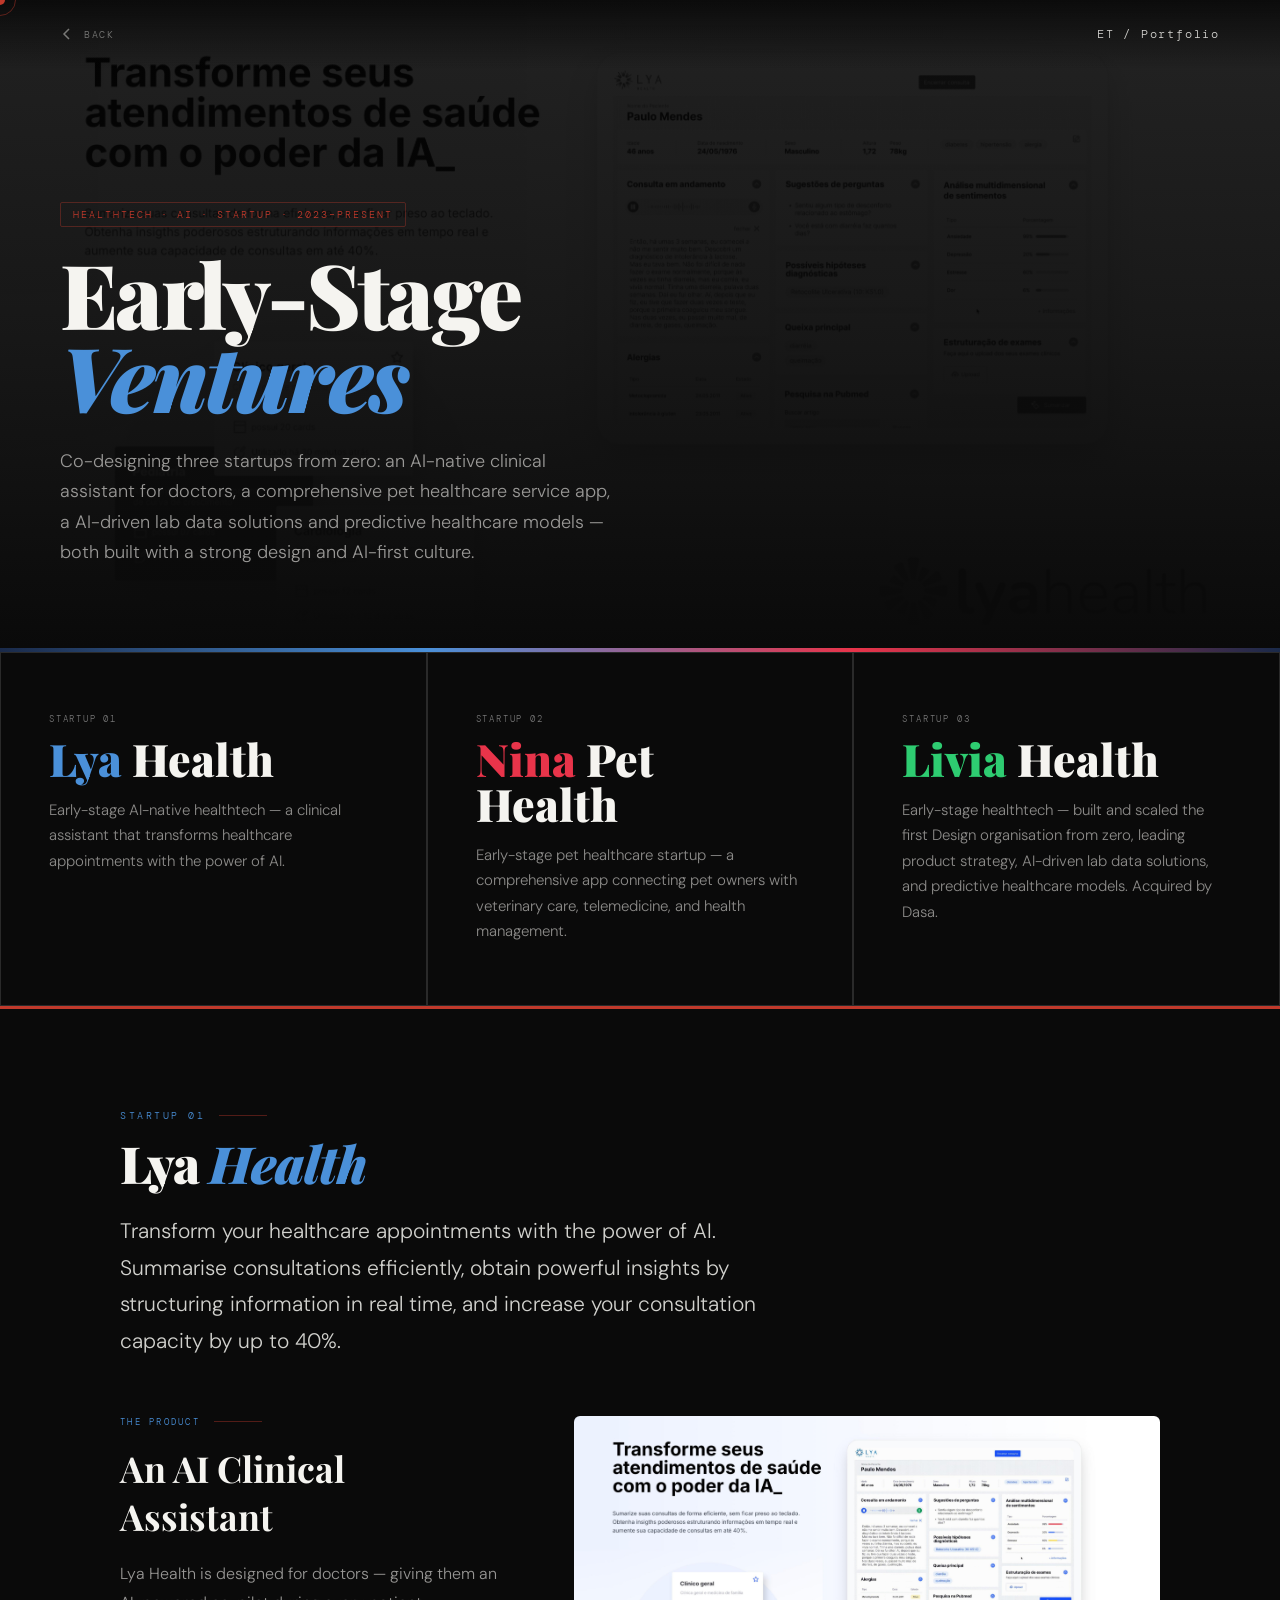
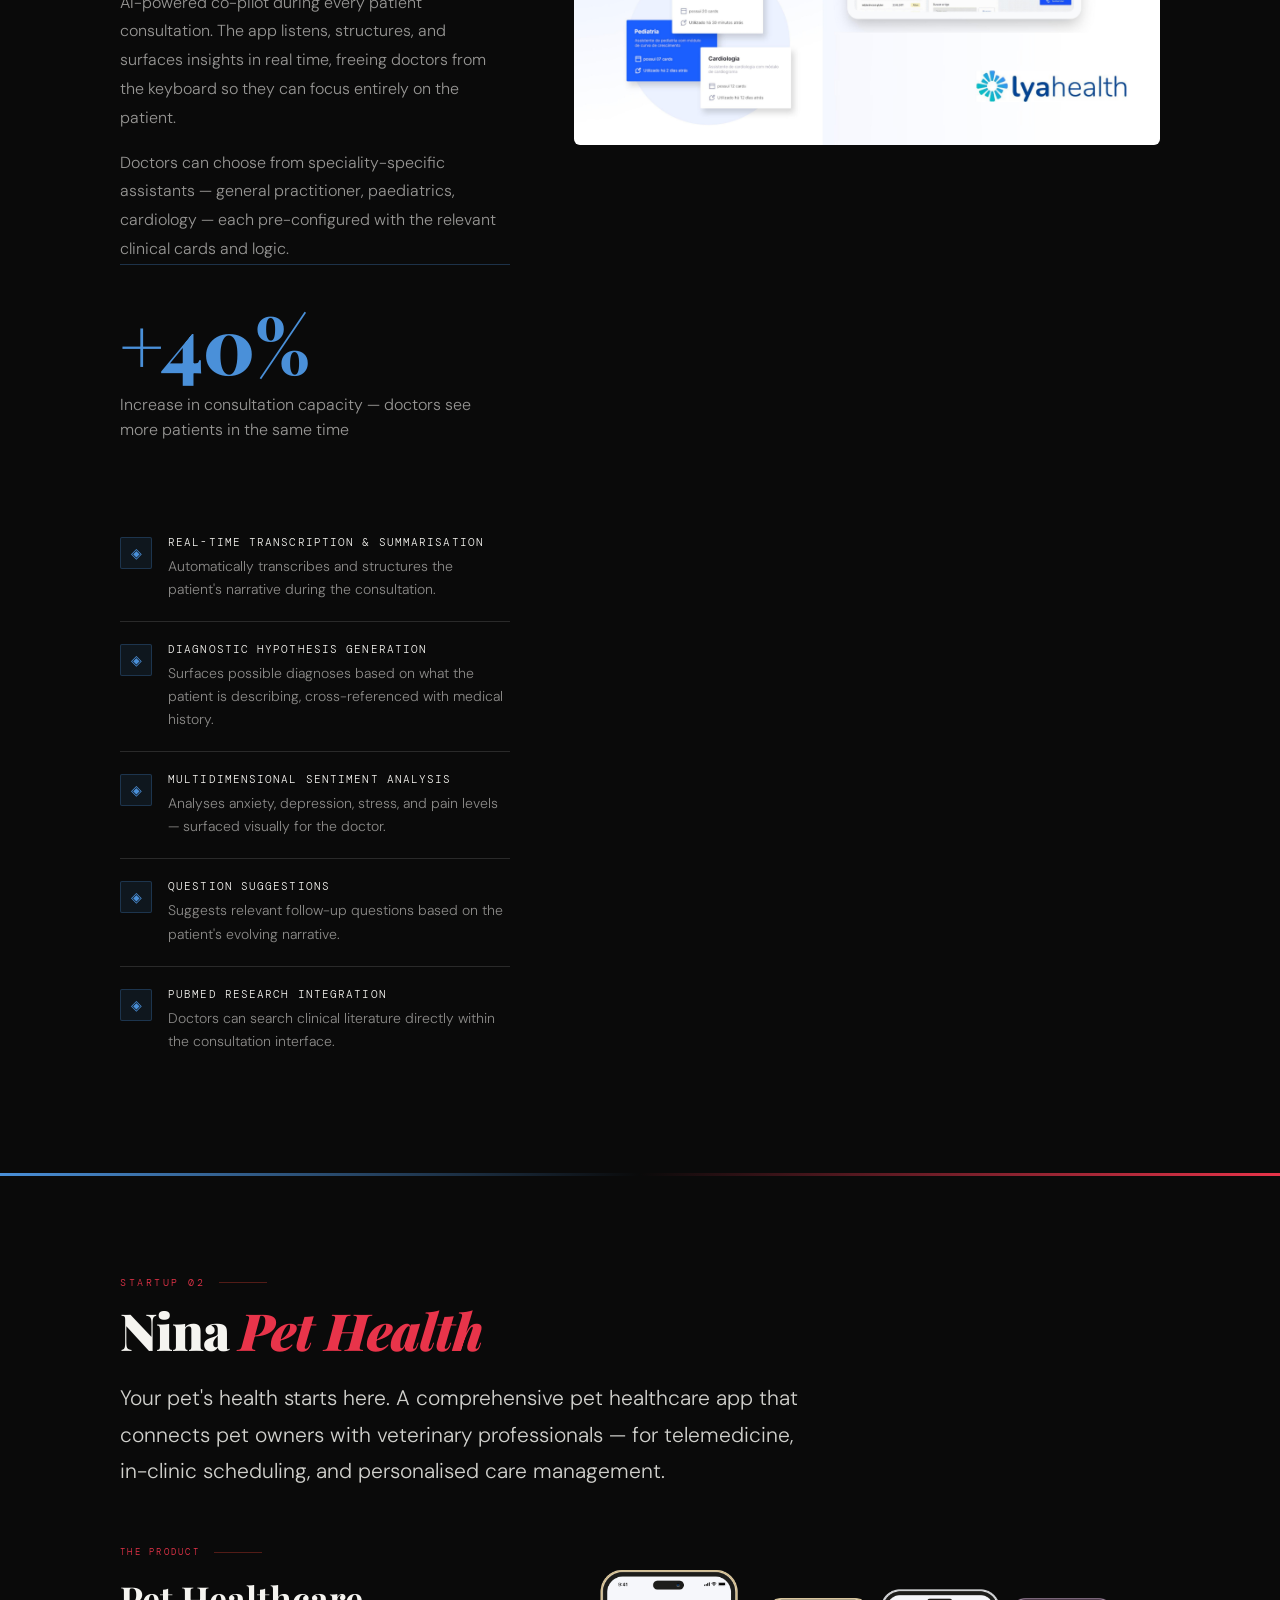
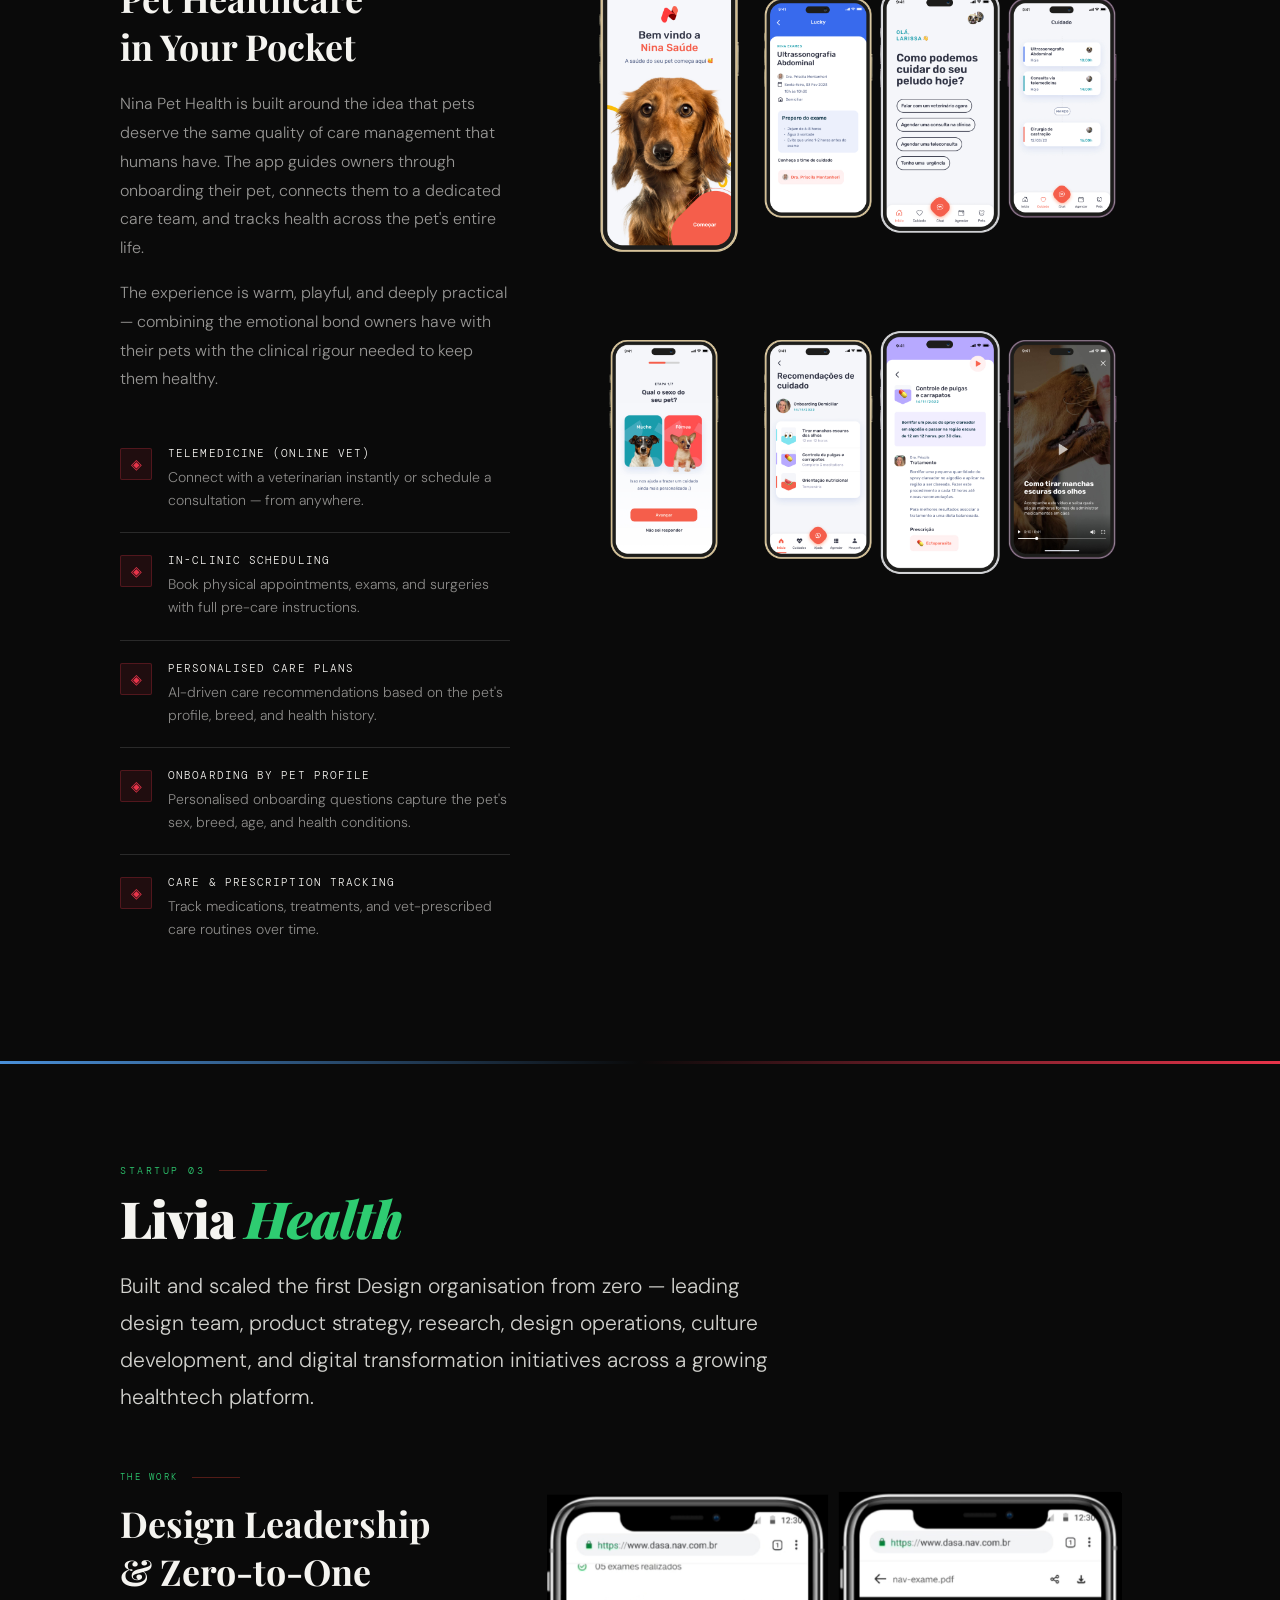
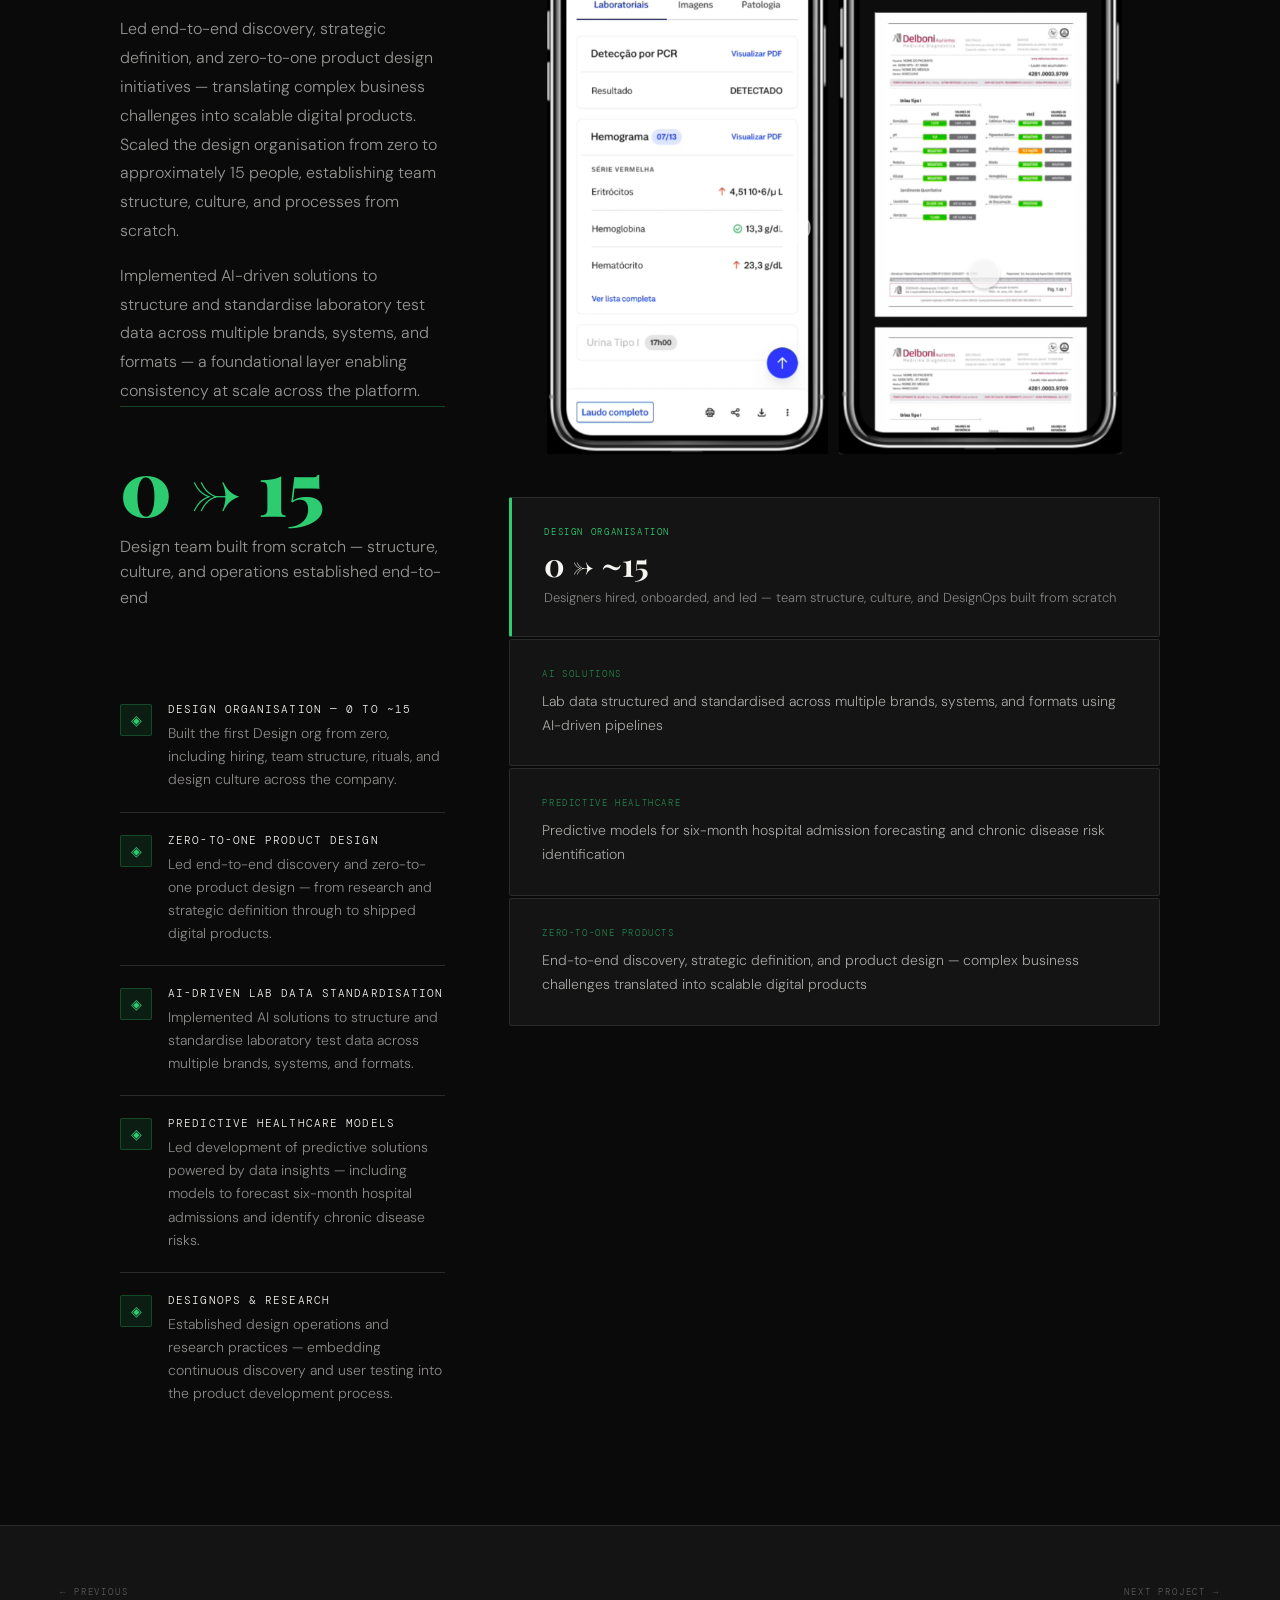
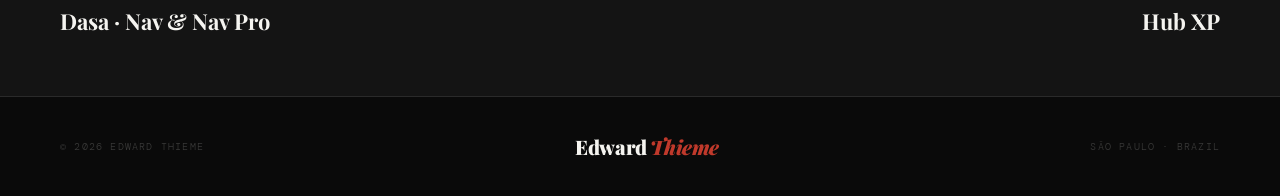
<file: startups.html>
<!DOCTYPE html>
<html lang="en">
<head>
<meta charset="UTF-8">
<meta name="viewport" content="width=device-width, initial-scale=1.0">
<title>Lya Health &amp; Nina Pet Health · Edward Thieme</title>
<link rel="stylesheet" href="shared.css">
<style>
.startup-stripe { height:4px; background:linear-gradient(to right,#1a2a4a,#4a90d9,#e8344a,#1a2a4a); }
.startup-split { display:grid; grid-template-columns:1fr 1fr; gap:2px; background:var(--gray-border); border:1px solid var(--gray-border); }
.startup-half { background:var(--black); padding:60px 48px; transition:background 0.3s; }
.startup-half:hover { background:var(--gray); }
.startup-half-label { font-family:'DM Mono',monospace; font-size:9px; letter-spacing:0.2em; text-transform:uppercase; color:var(--gray-light); margin-bottom:12px; }
.startup-half-title { font-family:'Playfair Display',serif; font-size:clamp(28px,3.5vw,48px); font-weight:900; line-height:1; margin-bottom:16px; }
.startup-half-desc { font-size:15px; line-height:1.7; color:rgba(245,244,240,0.55); }
.lya-color { color:#4a90d9; }
.nina-color { color:#e8344a; }
.divider-gradient { height:3px; background:linear-gradient(to right,#4a90d9,var(--black),#e8344a); }
@media(max-width:600px){
  .startup-split { grid-template-columns: 1fr !important; }
}
</style>
</head>
<body>
<div class="cursor" id="cursor"></div>
<div class="cursor-ring" id="cursorRing"></div>

<nav>
  <a href="index.html" class="nav-back"><svg viewBox="0 0 14 14" fill="none" stroke="currentColor" stroke-width="1.5"><path d="M9 2L4 7l5 5"/></svg>Back</a>
  <a href="index.html" class="nav-logo">ET / Portfolio</a>
</nav>

<div class="project-hero">
  <div class="project-hero-bg">
    <img class="project-hero-bg-inner" src="lya-dashboard.jpg" style="width:100%;height:100%;object-fit:cover;object-position:top center;filter:grayscale(100%) brightness(0.18);">
  </div>
  <div class="project-hero-overlay"></div>
  <div class="project-hero-content">
    <span class="project-tag">Healthtech · AI · Startup · 2023–Present</span>
    <h1 class="project-hero-title">Early-Stage<br><em style="color:#4a90d9;">Ventures</em></h1>
    <p class="project-hero-sub">Co-designing three startups from zero: an AI-native clinical assistant for doctors, a comprehensive pet healthcare service app, a  AI-driven lab data solutions and predictive healthcare models — both built with a strong design and AI-first culture.</p>
  </div>
</div>
<div class="startup-stripe"></div>

<div class="startup-split" style="grid-template-columns:1fr 1fr 1fr;">
  <div class="startup-half">
    <div class="startup-half-label">Startup 01</div>
    <h2 class="startup-half-title"><span class="lya-color">Lya</span> Health</h2>
    <p class="startup-half-desc">Early-stage AI-native healthtech — a clinical assistant that transforms healthcare appointments with the power of AI.</p>
  </div>
  <div class="startup-half">
    <div class="startup-half-label">Startup 02</div>
    <h2 class="startup-half-title"><span class="nina-color">Nina</span> Pet Health</h2>
    <p class="startup-half-desc">Early-stage pet healthcare startup — a comprehensive app connecting pet owners with veterinary care, telemedicine, and health management.</p>
  </div>
  <div class="startup-half">
    <div class="startup-half-label">Startup 03</div>
    <h2 class="startup-half-title"><span style="color:#2ecc71;">Livia</span> Health</h2>
    <p class="startup-half-desc">Early-stage healthtech — built and scaled the first Design organisation from zero, leading product strategy, AI-driven lab data solutions, and predictive healthcare models. Acquired by Dasa.</p>
  </div>
</div>
<div class="red-line"></div>

<!-- LYA HEALTH -->
<section class="content-section dark">
  <div class="container">
    <p class="section-label reveal" style="color:#4a90d9;">Startup 01</p>
    <h2 class="section-title reveal">Lya <em style="color:#4a90d9;font-style:italic;">Health</em></h2>
    <p class="content-lead reveal" style="max-width:680px;margin-top:24px;">Transform your healthcare appointments with the power of AI. Summarise consultations efficiently, obtain powerful insights by structuring information in real time, and increase your consultation capacity by up to 40%.</p>

    <div class="two-col" style="margin-top:56px;">
      <div class="reveal">
        <p class="section-label" style="color:#4a90d9;font-size:9px;">The Product</p>
        <h3 style="font-family:'Playfair Display',serif;font-size:clamp(24px,2.8vw,36px);font-weight:700;margin-bottom:20px;">An AI Clinical<br>Assistant</h3>
        <p class="content-body">Lya Health is designed for doctors — giving them an AI-powered co-pilot during every patient consultation. The app listens, structures, and surfaces insights in real time, freeing doctors from the keyboard so they can focus entirely on the patient.</p>
        <p class="content-body" style="margin-top:16px;">Doctors can choose from speciality-specific assistants — general practitioner, paediatrics, cardiology — each pre-configured with the relevant clinical cards and logic.</p>
        <div class="stat-highlight" style="border-top-color:rgba(74,144,217,0.3);">
          <div class="stat-num" style="color:#4a90d9;">+40%</div>
          <div class="stat-desc">Increase in consultation capacity — doctors see more patients in the same time</div>
        </div>
        <ul class="resp-list" style="margin-top:32px;">
          <li><div class="resp-icon" style="background:rgba(74,144,217,0.1);border-color:rgba(74,144,217,0.25);"><span style="color:#4a90d9;">◈</span></div><div><div class="resp-title">Real-Time Transcription &amp; Summarisation</div><div class="resp-desc">Automatically transcribes and structures the patient's narrative during the consultation.</div></div></li>
          <li><div class="resp-icon" style="background:rgba(74,144,217,0.1);border-color:rgba(74,144,217,0.25);"><span style="color:#4a90d9;">◈</span></div><div><div class="resp-title">Diagnostic Hypothesis Generation</div><div class="resp-desc">Surfaces possible diagnoses based on what the patient is describing, cross-referenced with medical history.</div></div></li>
          <li><div class="resp-icon" style="background:rgba(74,144,217,0.1);border-color:rgba(74,144,217,0.25);"><span style="color:#4a90d9;">◈</span></div><div><div class="resp-title">Multidimensional Sentiment Analysis</div><div class="resp-desc">Analyses anxiety, depression, stress, and pain levels — surfaced visually for the doctor.</div></div></li>
          <li><div class="resp-icon" style="background:rgba(74,144,217,0.1);border-color:rgba(74,144,217,0.25);"><span style="color:#4a90d9;">◈</span></div><div><div class="resp-title">Question Suggestions</div><div class="resp-desc">Suggests relevant follow-up questions based on the patient's evolving narrative.</div></div></li>
          <li><div class="resp-icon" style="background:rgba(74,144,217,0.1);border-color:rgba(74,144,217,0.25);"><span style="color:#4a90d9;">◈</span></div><div><div class="resp-title">PubMed Research Integration</div><div class="resp-desc">Doctors can search clinical literature directly within the consultation interface.</div></div></li>
        </ul>
      </div>
      <div class="reveal reveal-delay-1">
        <img src="lya-dashboard.jpg" style="width:100%;border-radius:6px;display:block;" alt="Lya Health — AI clinical assistant dashboard">
      </div>
    </div>
  </div>
</section>

<div class="divider-gradient"></div>

<!-- NINA PET HEALTH -->
<section class="content-section dark">
  <div class="container">
    <p class="section-label reveal" style="color:#e8344a;">Startup 02</p>
    <h2 class="section-title reveal">Nina <em style="color:#e8344a;font-style:italic;">Pet Health</em></h2>
    <p class="content-lead reveal" style="max-width:680px;margin-top:24px;">Your pet's health starts here. A comprehensive pet healthcare app that connects pet owners with veterinary professionals — for telemedicine, in-clinic scheduling, and personalised care management.</p>

    <div class="two-col" style="margin-top:56px;">
      <div class="reveal">
        <p class="section-label" style="color:#e8344a;font-size:9px;">The Product</p>
        <h3 style="font-family:'Playfair Display',serif;font-size:clamp(24px,2.8vw,36px);font-weight:700;margin-bottom:20px;">Pet Healthcare<br>in Your Pocket</h3>
        <p class="content-body">Nina Pet Health is built around the idea that pets deserve the same quality of care management that humans have. The app guides owners through onboarding their pet, connects them to a dedicated care team, and tracks health across the pet's entire life.</p>
        <p class="content-body" style="margin-top:16px;">The experience is warm, playful, and deeply practical — combining the emotional bond owners have with their pets with the clinical rigour needed to keep them healthy.</p>
        <ul class="resp-list" style="margin-top:32px;">
          <li><div class="resp-icon" style="background:rgba(232,52,74,0.1);border-color:rgba(232,52,74,0.25);"><span style="color:#e8344a;">◈</span></div><div><div class="resp-title">Telemedicine (Online Vet)</div><div class="resp-desc">Connect with a veterinarian instantly or schedule a consultation — from anywhere.</div></div></li>
          <li><div class="resp-icon" style="background:rgba(232,52,74,0.1);border-color:rgba(232,52,74,0.25);"><span style="color:#e8344a;">◈</span></div><div><div class="resp-title">In-Clinic Scheduling</div><div class="resp-desc">Book physical appointments, exams, and surgeries with full pre-care instructions.</div></div></li>
          <li><div class="resp-icon" style="background:rgba(232,52,74,0.1);border-color:rgba(232,52,74,0.25);"><span style="color:#e8344a;">◈</span></div><div><div class="resp-title">Personalised Care Plans</div><div class="resp-desc">AI-driven care recommendations based on the pet's profile, breed, and health history.</div></div></li>
          <li><div class="resp-icon" style="background:rgba(232,52,74,0.1);border-color:rgba(232,52,74,0.25);"><span style="color:#e8344a;">◈</span></div><div><div class="resp-title">Onboarding by Pet Profile</div><div class="resp-desc">Personalised onboarding questions capture the pet's sex, breed, age, and health conditions.</div></div></li>
          <li><div class="resp-icon" style="background:rgba(232,52,74,0.1);border-color:rgba(232,52,74,0.25);"><span style="color:#e8344a;">◈</span></div><div><div class="resp-title">Care &amp; Prescription Tracking</div><div class="resp-desc">Track medications, treatments, and vet-prescribed care routines over time.</div></div></li>
        </ul>
      </div>
      <div class="reveal reveal-delay-1">
        <img src="nina-screens-1.jpg" style="width:100%;border-radius:6px;display:block;margin-bottom:12px;" alt="Nina Pet Health — Welcome, exam, home and care screens">
        <img src="nina-screens-2.jpg" style="width:100%;border-radius:6px;display:block;" alt="Nina Pet Health — Onboarding, care recommendations and treatment screens">
      </div>
    </div>
  </div>
</section>

<div class="divider-gradient"></div>

<!-- LIVIA HEALTH -->
<section class="content-section dark">
  <div class="container">
    <p class="section-label reveal" style="color:#2ecc71;">Startup 03</p>
    <h2 class="section-title reveal">Livia <em style="color:#2ecc71;font-style:italic;">Health</em></h2>
    <p class="content-lead reveal" style="max-width:680px;margin-top:24px;">Built and scaled the first Design organisation from zero — leading design team, product strategy, research, design operations, culture development, and digital transformation initiatives across a growing healthtech platform.</p>

    <div class="two-col" style="margin-top:56px;grid-template-columns:1fr 2fr;">
      <div class="reveal">
        <p class="section-label" style="color:#2ecc71;font-size:9px;">The Work</p>
        <h3 style="font-family:'Playfair Display',serif;font-size:clamp(24px,2.8vw,36px);font-weight:700;margin-bottom:20px;">Design Leadership<br>&amp; Zero-to-One</h3>
        <p class="content-body">Led end-to-end discovery, strategic definition, and zero-to-one product design initiatives — translating complex business challenges into scalable digital products. Scaled the design organisation from zero to approximately 15 people, establishing team structure, culture, and processes from scratch.</p>
        <p class="content-body" style="margin-top:16px;">Implemented AI-driven solutions to structure and standardise laboratory test data across multiple brands, systems, and formats — a foundational layer enabling consistency at scale across the platform.</p>

        <div class="stat-highlight" style="border-top-color:rgba(46,204,113,0.3);">
          <div class="stat-num" style="color:#2ecc71;">0 → 15</div>
          <div class="stat-desc">Design team built from scratch — structure, culture, and operations established end-to-end</div>
        </div>

        <ul class="resp-list" style="margin-top:32px;">
          <li>
            <div class="resp-icon" style="background:rgba(46,204,113,0.1);border-color:rgba(46,204,113,0.25);"><span style="color:#2ecc71;">◈</span></div>
            <div>
              <div class="resp-title">Design Organisation — 0 to ~15</div>
              <div class="resp-desc">Built the first Design org from zero, including hiring, team structure, rituals, and design culture across the company.</div>
            </div>
          </li>
          <li>
            <div class="resp-icon" style="background:rgba(46,204,113,0.1);border-color:rgba(46,204,113,0.25);"><span style="color:#2ecc71;">◈</span></div>
            <div>
              <div class="resp-title">Zero-to-One Product Design</div>
              <div class="resp-desc">Led end-to-end discovery and zero-to-one product design — from research and strategic definition through to shipped digital products.</div>
            </div>
          </li>
          <li>
            <div class="resp-icon" style="background:rgba(46,204,113,0.1);border-color:rgba(46,204,113,0.25);"><span style="color:#2ecc71;">◈</span></div>
            <div>
              <div class="resp-title">AI-Driven Lab Data Standardisation</div>
              <div class="resp-desc">Implemented AI solutions to structure and standardise laboratory test data across multiple brands, systems, and formats.</div>
            </div>
          </li>
          <li>
            <div class="resp-icon" style="background:rgba(46,204,113,0.1);border-color:rgba(46,204,113,0.25);"><span style="color:#2ecc71;">◈</span></div>
            <div>
              <div class="resp-title">Predictive Healthcare Models</div>
              <div class="resp-desc">Led development of predictive solutions powered by data insights — including models to forecast six-month hospital admissions and identify chronic disease risks.</div>
            </div>
          </li>
          <li>
            <div class="resp-icon" style="background:rgba(46,204,113,0.1);border-color:rgba(46,204,113,0.25);"><span style="color:#2ecc71;">◈</span></div>
            <div>
              <div class="resp-title">DesignOps &amp; Research</div>
              <div class="resp-desc">Established design operations and research practices — embedding continuous discovery and user testing into the product development process.</div>
            </div>
          </li>
        </ul>
      </div>

      <div class="reveal reveal-delay-1">
        <img src="livia-health.jpg" style="width:100%;border-radius:6px;display:block;margin-bottom:16px;" alt="Livia Health — Platform">
        <!-- Key pillars -->
        <div style="display:flex;flex-direction:column;gap:2px;">
          <div style="background:var(--gray);border:1px solid var(--gray-border);border-left:3px solid #2ecc71;padding:28px 32px;border-radius:2px;">
            <div style="font-family:'DM Mono',monospace;font-size:9px;letter-spacing:0.18em;text-transform:uppercase;color:#2ecc71;margin-bottom:10px;">Design Organisation</div>
            <div style="font-family:'Playfair Display',serif;font-size:32px;font-weight:700;color:var(--white);line-height:1;">0 → ~15</div>
            <div style="font-size:13px;color:rgba(245,244,240,0.5);margin-top:8px;line-height:1.5;">Designers hired, onboarded, and led — team structure, culture, and DesignOps built from scratch</div>
          </div>
          <div style="background:var(--gray);border:1px solid var(--gray-border);padding:28px 32px;border-radius:2px;">
            <div style="font-family:'DM Mono',monospace;font-size:9px;letter-spacing:0.18em;text-transform:uppercase;color:rgba(46,204,113,0.6);margin-bottom:10px;">AI Solutions</div>
            <div style="font-size:14px;color:rgba(245,244,240,0.65);line-height:1.7;">Lab data structured and standardised across multiple brands, systems, and formats using AI-driven pipelines</div>
          </div>
          <div style="background:var(--gray);border:1px solid var(--gray-border);padding:28px 32px;border-radius:2px;">
            <div style="font-family:'DM Mono',monospace;font-size:9px;letter-spacing:0.18em;text-transform:uppercase;color:rgba(46,204,113,0.6);margin-bottom:10px;">Predictive Healthcare</div>
            <div style="font-size:14px;color:rgba(245,244,240,0.65);line-height:1.7;">Predictive models for six-month hospital admission forecasting and chronic disease risk identification</div>
          </div>
          <div style="background:var(--gray);border:1px solid var(--gray-border);padding:28px 32px;border-radius:2px;">
            <div style="font-family:'DM Mono',monospace;font-size:9px;letter-spacing:0.18em;text-transform:uppercase;color:rgba(46,204,113,0.6);margin-bottom:10px;">Zero-to-One Products</div>
            <div style="font-size:14px;color:rgba(245,244,240,0.65);line-height:1.7;">End-to-end discovery, strategic definition, and product design — complex business challenges translated into scalable digital products</div>
          </div>
        </div>
      </div>
    </div>
  </div>
</section>

<div class="project-nav-bottom">
  <a href="dasa.html" class="proj-nav-link"><span class="pnl-label">← Previous</span><span class="pnl-title">Dasa · Nav & Nav Pro</span></a>
  <a href="xp.html" class="proj-nav-link right"><span class="pnl-label">Next Project →</span><span class="pnl-title">Hub XP</span></a>
</div>

<footer><p>© 2026 Edward Thieme</p><div class="footer-logo">Edward <em>Thieme</em></div><p>São Paulo · Brazil</p></footer>
<script src="shared.js"></script>
</body>
</html>
</file>
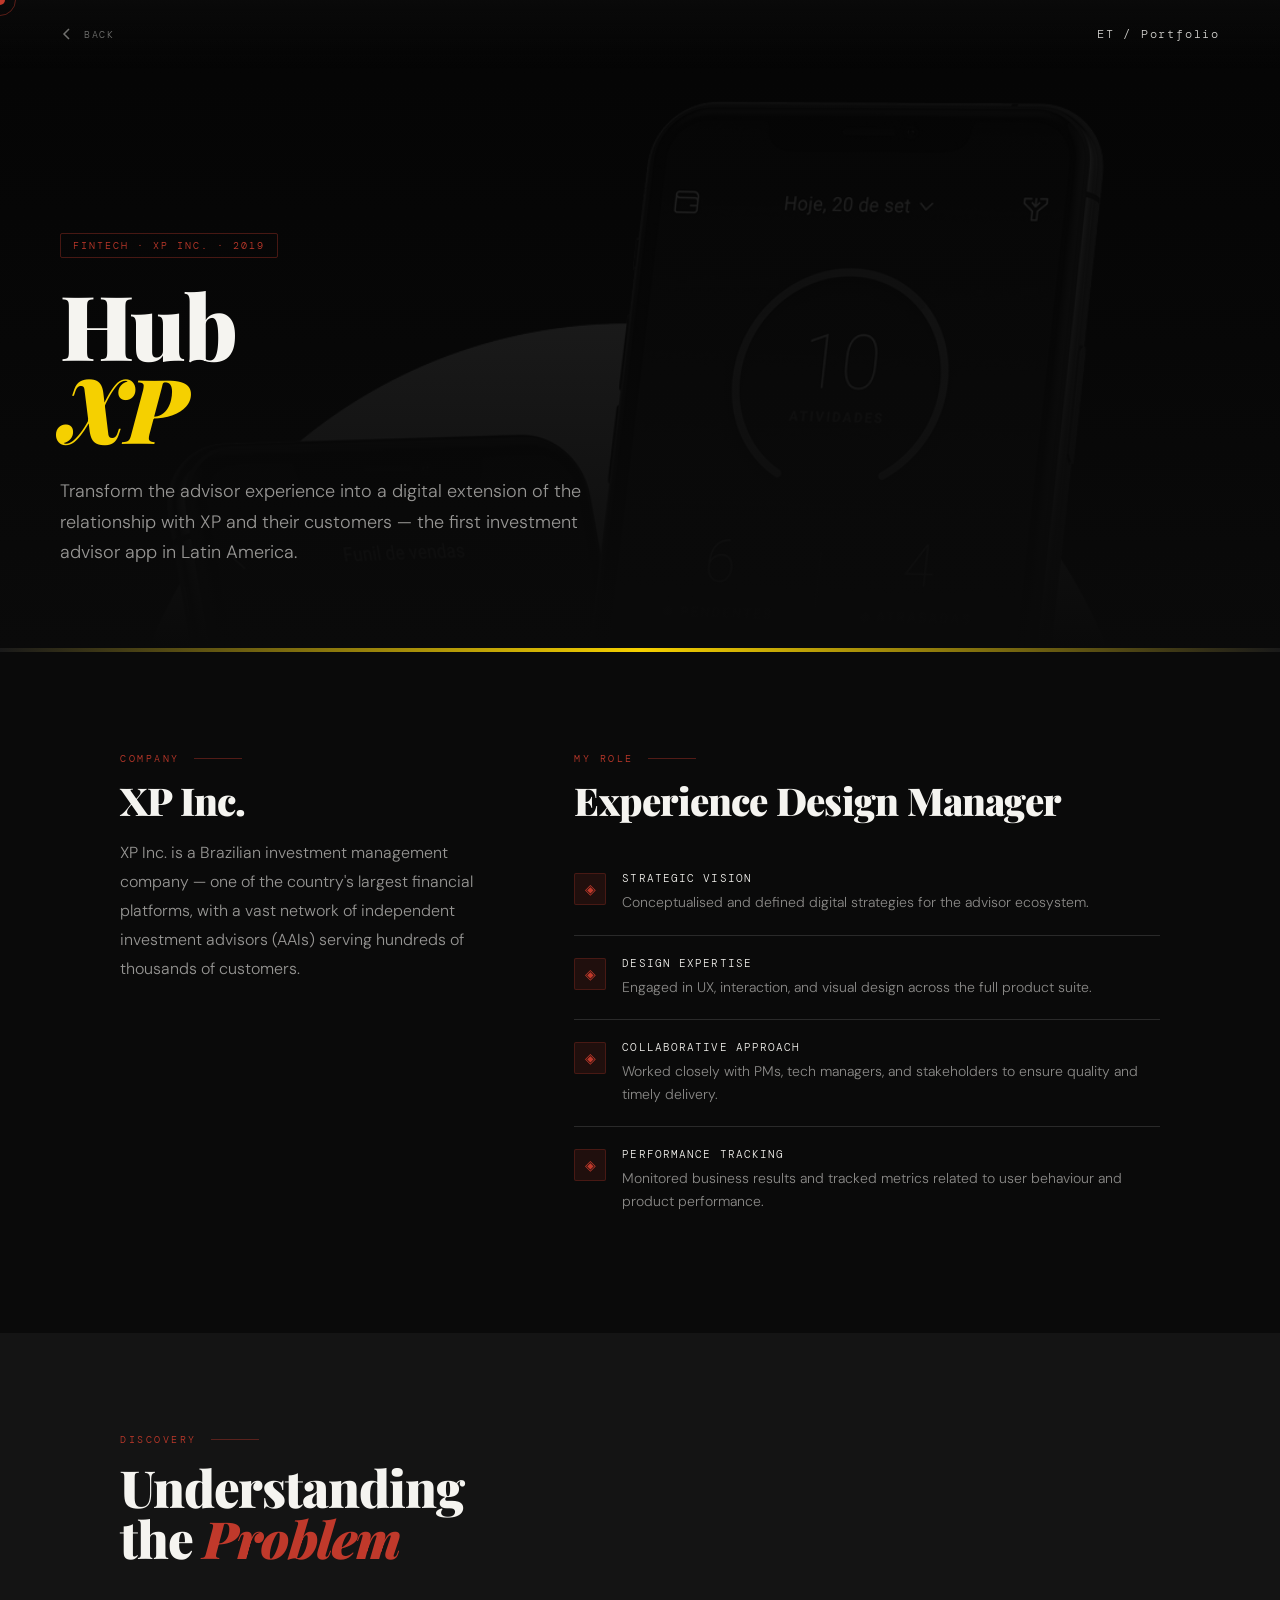
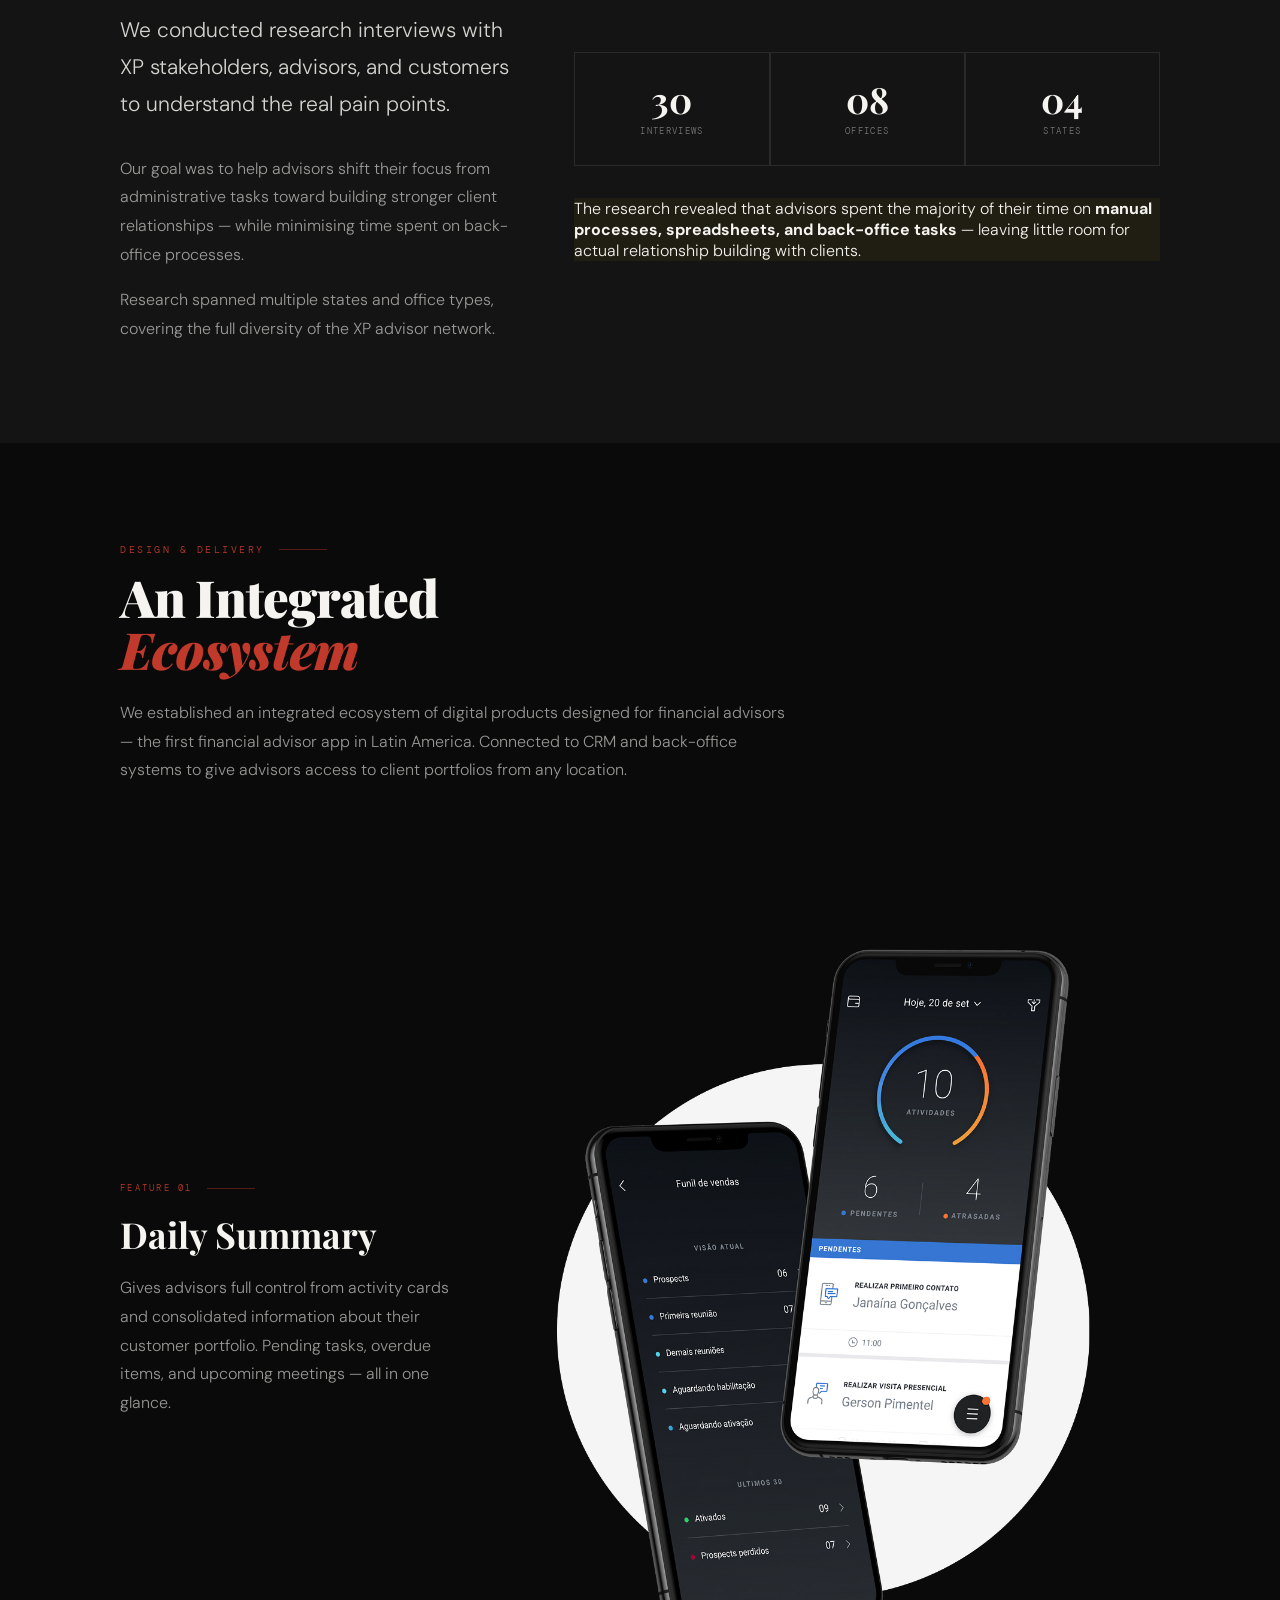
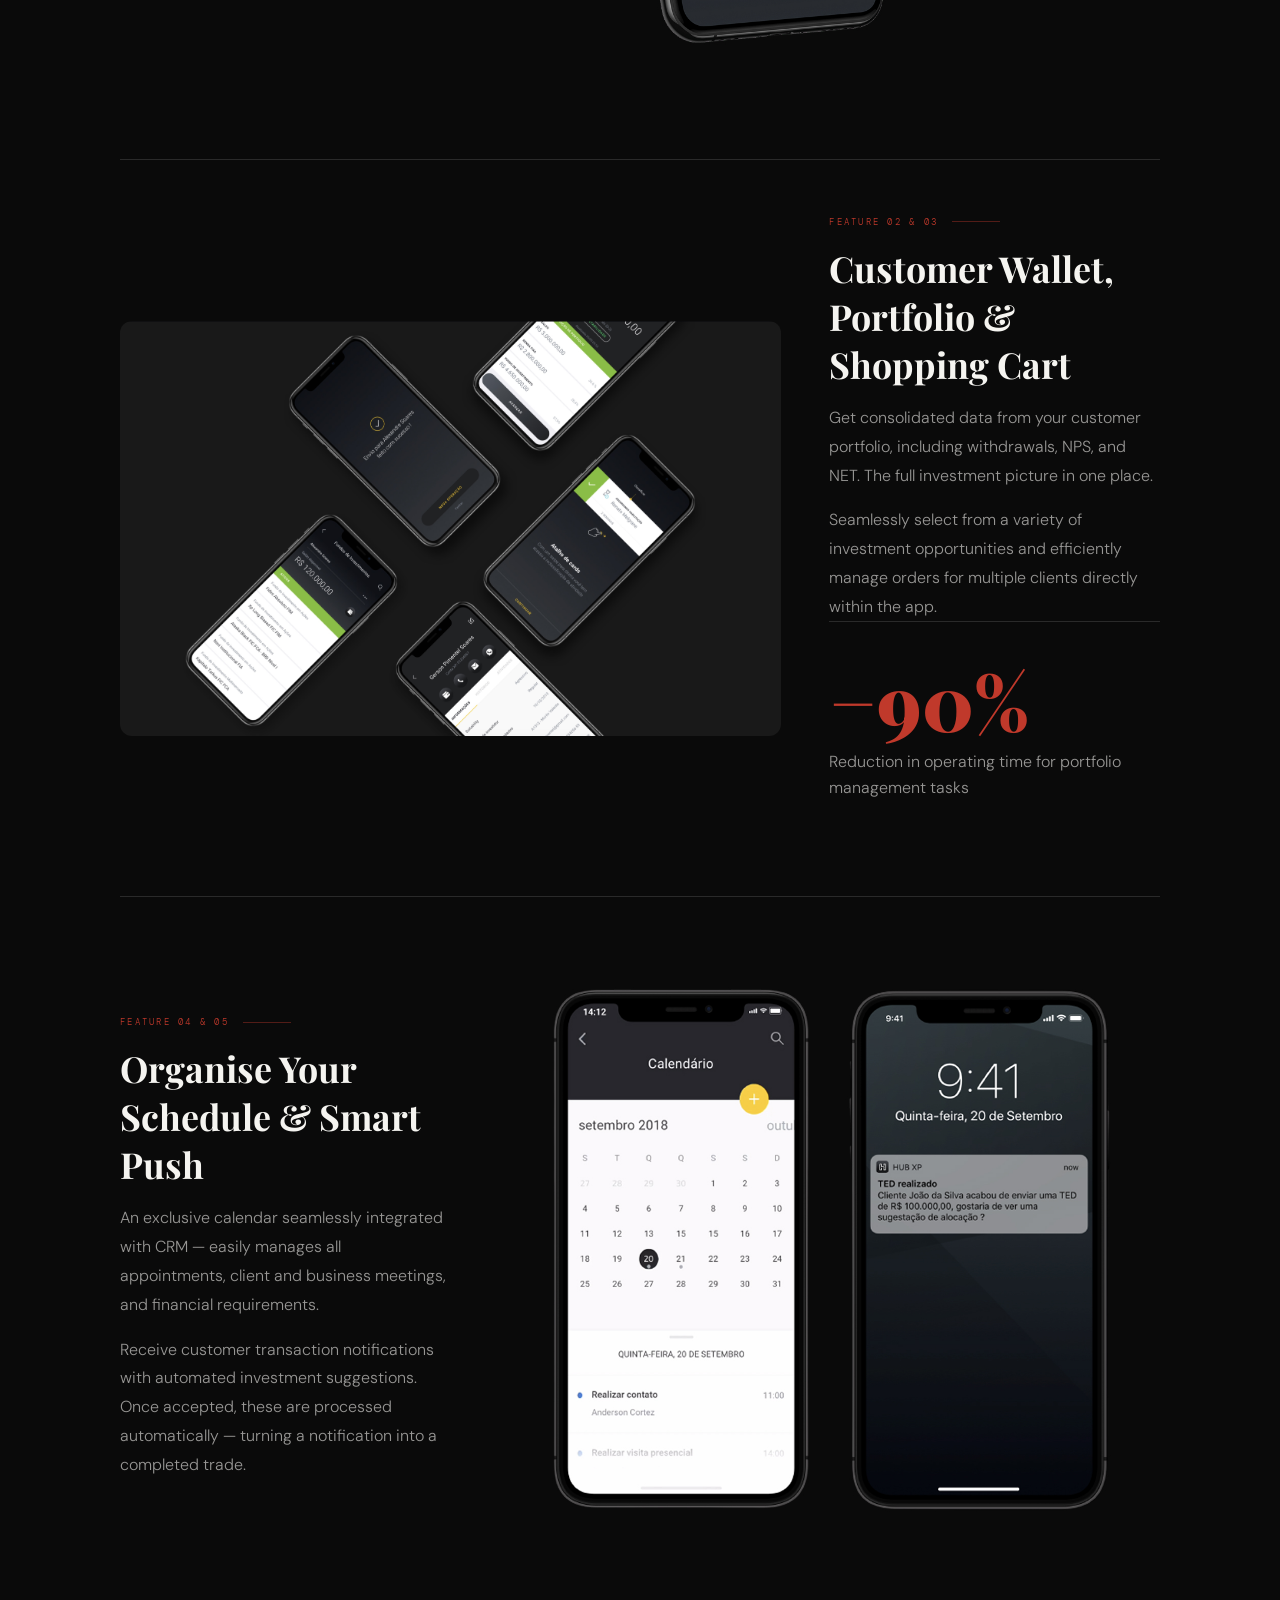
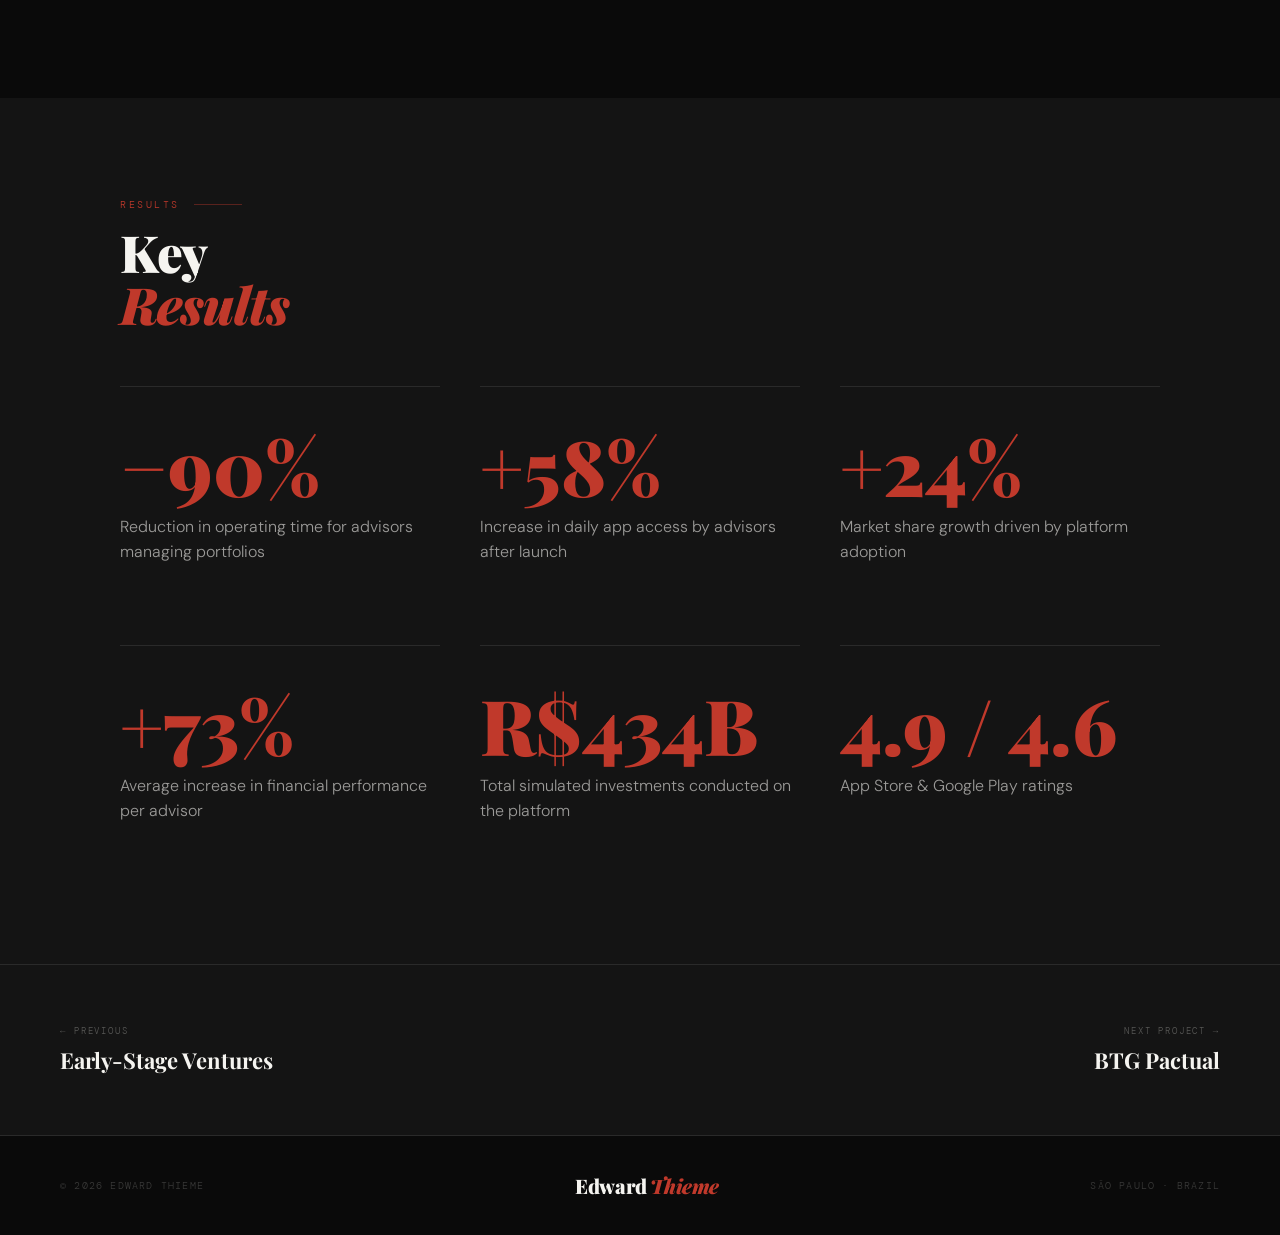
<file: xp.html>
<!DOCTYPE html>
<html lang="en">
<head>
<meta charset="UTF-8">
<meta name="viewport" content="width=device-width, initial-scale=1.0">
<title>Hub XP — XP Inc. · Edward Thieme</title>
<link rel="stylesheet" href="shared.css">
<style>
.xp-stripe { height:4px; background:linear-gradient(to right,#1a1a1a,#f5d000,#1a1a1a); }
.interview-row { display:flex; gap:2px; background:var(--gray-border); border:1px solid var(--gray-border); margin-top:40px; }
.interview-item { flex:1; background:var(--gray); padding:28px 24px; text-align:center; transition:background 0.3s; }
.interview-item:hover { background:var(--gray-mid); }
.interview-num { font-family:'Playfair Display',serif; font-size:36px; font-weight:700; color:var(--white); line-height:1; }
.interview-label { font-family:'DM Mono',monospace; font-size:9px; letter-spacing:0.15em; text-transform:uppercase; color:var(--gray-light); margin-top:8px; }

.feature-row { display:grid; grid-template-columns:1fr 1fr; gap:48px; align-items:center; padding:56px 0; border-bottom:1px solid var(--gray-border); }
.feature-row:last-child { border-bottom:none; }
.feature-row.flip { direction:rtl; }
.feature-row.flip > * { direction:ltr; }

.app-screen-xp { background:var(--gray-mid); border:1px solid var(--gray-border); border-radius:20px; padding:16px; min-height:320px; display:flex; flex-direction:column; gap:10px; }
.xp-notch { width:60px;height:4px;background:var(--gray-border);border-radius:2px;margin:0 auto 12px; }

@media(max-width:960px){
  .feature-row { grid-template-columns:1fr !important; }
  .feature-row.flip { direction:ltr; }
  .interview-row { flex-wrap:wrap; }
  .interview-item { flex:1 1 40%; }
  .two-col { grid-template-columns:1fr !important; }
}
</style>
</head>
<body>
<div class="cursor" id="cursor"></div>
<div class="cursor-ring" id="cursorRing"></div>
<nav>
  <a href="index.html" class="nav-back"><svg viewBox="0 0 14 14" fill="none" stroke="currentColor" stroke-width="1.5"><path d="M9 2L4 7l5 5"/></svg>Back</a>
  <a href="index.html" class="nav-logo">ET / Portfolio</a>
</nav>

<!-- HERO -->
<div class="project-hero">
  <div class="project-hero-bg">
    <img class="project-hero-bg-inner" src="xp-daily-summary.jpg" style="width:100%;height:100%;object-fit:cover;object-position:top center;filter:grayscale(100%) brightness(0.2);">
  </div>
  <div class="project-hero-overlay"></div>
  <div class="project-hero-content">
    <span class="project-tag">Fintech · XP Inc. · 2019</span>
    <h1 class="project-hero-title">Hub<br><em style="color:#f5d000;">XP</em></h1>
    <p class="project-hero-sub">Transform the advisor experience into a digital extension of the relationship with XP and their customers — the first investment advisor app in Latin America.</p>
  </div>
</div>
<div class="xp-stripe"></div>

<!-- CONTEXT -->
<section class="content-section dark">
  <div class="container">
    <div class="two-col">
      <div class="reveal">
        <p class="section-label">Company</p>
        <h2 class="section-title" style="font-size:clamp(28px,3vw,42px);">XP Inc.</h2>
        <p class="content-body" style="margin-top:20px;">XP Inc. is a Brazilian investment management company — one of the country's largest financial platforms, with a vast network of independent investment advisors (AAIs) serving hundreds of thousands of customers.</p>
      </div>
      <div class="reveal reveal-delay-1">
        <p class="section-label">My Role</p>
        <h2 class="section-title" style="font-size:clamp(28px,3vw,42px);">Experience Design Manager</h2>
        <ul class="resp-list">
          <li><div class="resp-icon"><span>◈</span></div><div><div class="resp-title">Strategic Vision</div><div class="resp-desc">Conceptualised and defined digital strategies for the advisor ecosystem.</div></div></li>
          <li><div class="resp-icon"><span>◈</span></div><div><div class="resp-title">Design Expertise</div><div class="resp-desc">Engaged in UX, interaction, and visual design across the full product suite.</div></div></li>
          <li><div class="resp-icon"><span>◈</span></div><div><div class="resp-title">Collaborative Approach</div><div class="resp-desc">Worked closely with PMs, tech managers, and stakeholders to ensure quality and timely delivery.</div></div></li>
          <li><div class="resp-icon"><span>◈</span></div><div><div class="resp-title">Performance Tracking</div><div class="resp-desc">Monitored business results and tracked metrics related to user behaviour and product performance.</div></div></li>
        </ul>
      </div>
    </div>
  </div>
</section>

<!-- RESEARCH -->
<section class="content-section gray">
  <div class="container">
    <p class="section-label reveal">Discovery</p>
    <h2 class="section-title reveal">Understanding<br>the <em style="color:var(--red);font-style:italic;">Problem</em></h2>
    <div class="two-col" style="margin-top:48px;">
      <div class="reveal">
        <p class="content-lead">We conducted research interviews with XP stakeholders, advisors, and customers to understand the real pain points.</p>
        <p class="content-body">Our goal was to help advisors shift their focus from administrative tasks toward building stronger client relationships — while minimising time spent on back-office processes.</p>
        <p class="content-body" style="margin-top:16px;">Research spanned multiple states and office types, covering the full diversity of the XP advisor network.</p>
      </div>
      <div class="reveal reveal-delay-1">
        <div class="interview-row">
          <div class="interview-item"><div class="interview-num">30</div><div class="interview-label">Interviews</div></div>
          <div class="interview-item"><div class="interview-num">08</div><div class="interview-label">Offices</div></div>
          <div class="interview-item"><div class="interview-num">04</div><div class="interview-label">States</div></div>
        </div>
        <div class="impact-callout" style="margin-top:32px;background:rgba(245,208,0,0.05);border-color:rgba(245,208,0,0.2);border-left-color:#f5d000;">
          <p>The research revealed that advisors spent the majority of their time on <strong>manual processes, spreadsheets, and back-office tasks</strong> — leaving little room for actual relationship building with clients.</p>
        </div>
      </div>
    </div>
  </div>
</section>

<!-- FEATURES -->
<section class="content-section dark">
  <div class="container">
    <p class="section-label reveal">Design &amp; Delivery</p>
    <h2 class="section-title reveal">An Integrated<br><em style="color:var(--red);font-style:italic;">Ecosystem</em></h2>
    <p class="content-body reveal" style="max-width:680px;margin-top:24px;">We established an integrated ecosystem of digital products designed for financial advisors — the first financial advisor app in Latin America. Connected to CRM and back-office systems to give advisors access to client portfolios from any location.</p>

    <!-- Feature 01: Daily Summary -->
    <div class="feature-row reveal" style="margin-top:56px;grid-template-columns:1fr 2fr;">
      <div>
        <p class="section-label" style="font-size:9px;">Feature 01</p>
        <h3 style="font-family:'Playfair Display',serif;font-size:clamp(24px,2.8vw,38px);font-weight:700;margin-bottom:16px;">Daily Summary</h3>
        <p class="content-body">Gives advisors full control from activity cards and consolidated information about their customer portfolio. Pending tasks, overdue items, and upcoming meetings — all in one glance.</p>
      </div>
      <div>
        <img src="xp-daily-summary.jpg" style="width:100%;border-radius:12px;display:block;" alt="Hub XP — Daily summary screen">
      </div>
    </div>

    <!-- Feature 02 + 03: Wallet & Cart unified -->
    <div class="feature-row flip reveal" style="grid-template-columns:2fr 1fr;direction:ltr;">
      <div>
        <img src="xp-wallet-cart.jpg" style="width:100%;border-radius:12px;display:block;" alt="Hub XP — Customer wallet and shopping cart">
      </div>
      <div>
        <p class="section-label" style="font-size:9px;">Feature 02 &amp; 03</p>
        <h3 style="font-family:'Playfair Display',serif;font-size:clamp(24px,2.8vw,38px);font-weight:700;margin-bottom:16px;">Customer Wallet, Portfolio &amp; Shopping Cart</h3>
        <p class="content-body">Get consolidated data from your customer portfolio, including withdrawals, NPS, and NET. The full investment picture in one place.</p>
        <p class="content-body" style="margin-top:16px;">Seamlessly select from a variety of investment opportunities and efficiently manage orders for multiple clients directly within the app.</p>
        <div class="stat-highlight">
          <div class="stat-num" style="color:var(--red);">−90%</div>
          <div class="stat-desc">Reduction in operating time for portfolio management tasks</div>
        </div>
      </div>
    </div>

    <!-- Feature 04: Schedule + Smart Push unified -->
    <div class="feature-row reveal" style="grid-template-columns:1fr 2fr;">
      <div>
        <p class="section-label" style="font-size:9px;">Feature 04 &amp; 05</p>
        <h3 style="font-family:'Playfair Display',serif;font-size:clamp(24px,2.8vw,38px);font-weight:700;margin-bottom:16px;">Organise Your Schedule &amp; Smart Push</h3>
        <p class="content-body">An exclusive calendar seamlessly integrated with CRM — easily manages all appointments, client and business meetings, and financial requirements.</p>
        <p class="content-body" style="margin-top:16px;">Receive customer transaction notifications with automated investment suggestions. Once accepted, these are processed automatically — turning a notification into a completed trade.</p>
      </div>
      <div>
        <img src="xp-calendar-notification.jpg" style="width:100%;border-radius:12px;display:block;" alt="Hub XP — Calendar and smart notifications">
      </div>
    </div>

  </div>
</section>

<!-- RESULTS -->
<section class="content-section gray">
  <div class="container">
    <p class="section-label reveal">Results</p>
    <h2 class="section-title reveal">Key<br><em style="color:var(--red);font-style:italic;">Results</em></h2>
    <div class="three-col" style="margin-top:56px;">
      <div class="reveal"><div class="stat-highlight"><div class="stat-num">−90%</div><div class="stat-desc">Reduction in operating time for advisors managing portfolios</div></div></div>
      <div class="reveal reveal-delay-1"><div class="stat-highlight"><div class="stat-num">+58%</div><div class="stat-desc">Increase in daily app access by advisors after launch</div></div></div>
      <div class="reveal reveal-delay-2"><div class="stat-highlight"><div class="stat-num">+24%</div><div class="stat-desc">Market share growth driven by platform adoption</div></div></div>
      <div class="reveal"><div class="stat-highlight"><div class="stat-num">+73%</div><div class="stat-desc">Average increase in financial performance per advisor</div></div></div>
      <div class="reveal reveal-delay-1"><div class="stat-highlight"><div class="stat-num">R$434B</div><div class="stat-desc">Total simulated investments conducted on the platform</div></div></div>
      <div class="reveal reveal-delay-2"><div class="stat-highlight"><div class="stat-num">4.9 / 4.6</div><div class="stat-desc">App Store &amp; Google Play ratings</div></div></div>
    </div>
  </div>
</section>

<div class="project-nav-bottom">
  <a href="startups.html" class="proj-nav-link"><span class="pnl-label">← Previous</span><span class="pnl-title">Early-Stage Ventures</span></a>
  <a href="btg.html" class="proj-nav-link right"><span class="pnl-label">Next Project →</span><span class="pnl-title">BTG Pactual</span></a>
</div>
<footer><p>© 2026 Edward Thieme</p><div class="footer-logo">Edward <em>Thieme</em></div><p>São Paulo · Brazil</p></footer>
<script src="shared.js"></script>
</body>
</html>
</file>
<file: shared.css>
@import url('https://fonts.googleapis.com/css2?family=Playfair+Display:ital,wght@0,700;0,900;1,700&family=DM+Sans:wght@300;400;500&family=DM+Mono:wght@400;500&display=swap');

:root {
  --black: #0a0a0a;
  --white: #f5f4f0;
  --red: #c0392b;
  --red-dim: #8b2a1e;
  --gray: #141414;
  --gray-mid: #222;
  --gray-border: #2a2a2a;
  --gray-light: #777;
}

*, *::before, *::after { box-sizing: border-box; margin: 0; padding: 0; }
html { scroll-behavior: smooth; }
body {
  background: var(--black);
  color: var(--white);
  font-family: 'DM Sans', sans-serif;
  font-weight: 300;
  overflow-x: hidden;
  cursor: none;
}

/* Cursor */
.cursor { width: 10px; height: 10px; background: var(--red); border-radius: 50%; position: fixed; top:0;left:0; pointer-events:none; z-index:9999; transform:translate(-50%,-50%); transition: transform 0.15s ease; }
.cursor-ring { width: 32px; height: 32px; border: 1px solid rgba(192,57,43,0.45); border-radius:50%; position:fixed; top:0;left:0; pointer-events:none; z-index:9998; transform:translate(-50%,-50%); transition: transform 0.45s cubic-bezier(.16,1,.3,1); }

/* Scrollbar */
::-webkit-scrollbar { width: 3px; }
::-webkit-scrollbar-track { background: var(--black); }
::-webkit-scrollbar-thumb { background: var(--red); }

/* Nav */
nav {
  position: fixed; top:0;left:0;right:0; z-index:100;
  padding: 26px 60px;
  display: flex; align-items: center; justify-content: space-between;
  background: linear-gradient(to bottom, rgba(10,10,10,0.95) 0%, transparent 100%);
}
.nav-logo { font-family:'DM Mono',monospace; font-size:12px; letter-spacing:0.15em; color:var(--white); text-decoration:none; opacity:0.85; }
.nav-back { display:flex; align-items:center; gap:10px; font-family:'DM Mono',monospace; font-size:10px; letter-spacing:0.15em; text-transform:uppercase; color:rgba(245,244,240,0.45); text-decoration:none; transition:color 0.2s; }
.nav-back:hover { color:var(--red); }
.nav-back svg { width:14px; height:14px; }
.nav-links { display:flex; gap:36px; list-style:none; }
.nav-links a { font-family:'DM Mono',monospace; font-size:10px; letter-spacing:0.12em; text-transform:uppercase; color:rgba(245,244,240,0.45); text-decoration:none; transition:color 0.2s; }
.nav-links a:hover { color:var(--red); }

/* Common layout */
.container { max-width: 1200px; margin: 0 auto; padding: 0 60px; }
.section-label { font-family:'DM Mono',monospace; font-size:10px; letter-spacing:0.25em; text-transform:uppercase; color:var(--red); margin-bottom:16px; display:flex; align-items:center; gap:14px; }
.section-label::after { content:''; flex:1; max-width:48px; height:1px; background:var(--red); opacity:0.4; }
.section-title { font-family:'Playfair Display',serif; font-size:clamp(36px,4vw,58px); font-weight:900; line-height:1; letter-spacing:-0.02em; }
.red-line { width:100%; height:3px; background:var(--red); }

/* Reveal */
.reveal { opacity:0; transform:translateY(28px); transition: opacity 0.8s cubic-bezier(.16,1,.3,1), transform 0.8s cubic-bezier(.16,1,.3,1); }
.reveal.visible { opacity:1; transform:translateY(0); }
.reveal-delay-1 { transition-delay:0.1s; }
.reveal-delay-2 { transition-delay:0.2s; }
.reveal-delay-3 { transition-delay:0.3s; }
.reveal-delay-4 { transition-delay:0.4s; }

/* Footer */
footer { background:var(--black); padding:36px 60px; display:flex; align-items:center; justify-content:space-between; border-top:1px solid var(--gray-border); }
footer p { font-family:'DM Mono',monospace; font-size:10px; letter-spacing:0.12em; color:rgba(245,244,240,0.2); text-transform:uppercase; }
.footer-logo { font-family:'Playfair Display',serif; font-size:20px; font-weight:900; letter-spacing:-0.02em; }
.footer-logo em { color:var(--red); font-style:italic; }

/* Award badge */
.award-badge { display:inline-flex; align-items:center; gap:10px; border:1px solid rgba(192,57,43,0.35); padding:7px 14px; border-radius:2px; }
.award-dot { width:7px;height:7px;background:var(--red);border-radius:50%;animation:pulse 2s infinite; }
.award-text { font-family:'DM Mono',monospace; font-size:9px; letter-spacing:0.15em; text-transform:uppercase; color:var(--red); }

/* Metric block */
.metrics-row { display:flex; gap:40px; flex-wrap:wrap; }
.metric { display:flex; flex-direction:column; }
.metric-val { font-family:'Playfair Display',serif; font-size:clamp(28px,3vw,42px); font-weight:700; color:var(--white); line-height:1; }
.metric-val .pos { color:var(--red); }
.metric-label { font-family:'DM Mono',monospace; font-size:9px; letter-spacing:0.15em; text-transform:uppercase; color:var(--gray-light); margin-top:6px; }

/* Mockup frame */
.mockup-frame { background:var(--gray); border:1px solid var(--gray-border); border-radius:6px; overflow:hidden; display:flex; align-items:center; justify-content:center; position:relative; }
.mockup-frame img { width:100%; height:100%; object-fit:cover; display:block; }
.mockup-placeholder { font-family:'DM Mono',monospace; font-size:10px; letter-spacing:0.15em; color:rgba(245,244,240,0.12); text-transform:uppercase; }
.mockup-placeholder::before { content:'[ '; }
.mockup-placeholder::after { content:' ]'; }

/* Image placeholder styled */
.img-slot { background:var(--gray); border:1px solid var(--gray-border); border-radius:4px; position:relative; overflow:hidden; display:flex; align-items:center; justify-content:center; }
.img-slot::before { content:''; position:absolute;inset:0; background:linear-gradient(135deg,rgba(192,57,43,0.04) 0%,transparent 60%); }
.img-slot-label { font-family:'DM Mono',monospace; font-size:10px; letter-spacing:0.15em; color:rgba(245,244,240,0.1); text-transform:uppercase; }

@keyframes pulse { 0%,100%{opacity:1;transform:scale(1)} 50%{opacity:0.5;transform:scale(1.5)} }
@keyframes fadeUp { from{opacity:0;transform:translateY(20px)} to{opacity:1;transform:translateY(0)} }

/* Project hero */
.project-hero { min-height:72vh; display:flex; align-items:flex-end; position:relative; overflow:hidden; padding:0 60px 80px; }
.project-hero-bg { position:absolute;inset:0; }
.project-hero-bg-inner { width:100%;height:100%;object-fit:cover;filter:grayscale(100%) brightness(0.25); }
.project-hero-overlay { position:absolute;inset:0; background:linear-gradient(to top, var(--black) 0%, rgba(10,10,10,0.6) 50%, rgba(10,10,10,0.3) 100%); }
.project-hero-content { position:relative; max-width:820px; }
.project-tag { font-family:'DM Mono',monospace; font-size:10px; letter-spacing:0.2em; text-transform:uppercase; color:var(--red); display:inline-block; border:1px solid rgba(192,57,43,0.35); padding:5px 12px; border-radius:2px; margin-bottom:24px; }
.project-hero-title { font-family:'Playfair Display',serif; font-size:clamp(48px,7vw,96px); font-weight:900; line-height:0.93; letter-spacing:-0.03em; margin-bottom:28px; }
.project-hero-sub { font-size:18px; line-height:1.7; color:rgba(245,244,240,0.6); max-width:560px; }

/* Content sections */
.content-section { padding:100px 60px; }
.content-section.dark { background:var(--black); }
.content-section.gray { background:var(--gray); }
.two-col { display:grid; grid-template-columns:2fr 3fr; gap:64px; align-items:start; }
.two-col.flip { grid-template-columns:3fr 2fr; }
.three-col { display:grid; grid-template-columns:1fr 1fr 1fr; gap:40px; }
.content-lead { font-size:21px; line-height:1.75; color:rgba(245,244,240,0.85); margin-bottom:32px; }
.content-body { font-size:16px; line-height:1.8; color:rgba(245,244,240,0.6); }
.content-body + .content-body { margin-top:20px; }
.content-body strong { color:var(--white); font-weight:500; }

/* Responsibilities list */
.resp-list { list-style:none; margin-top:32px; }
.resp-list li { display:flex; gap:16px; padding:20px 0; border-bottom:1px solid var(--gray-border); }
.resp-list li:last-child { border-bottom:none; }
.resp-icon { width:32px; height:32px; background:rgba(192,57,43,0.12); border:1px solid rgba(192,57,43,0.25); border-radius:2px; display:flex;align-items:center;justify-content:center; flex-shrink:0; margin-top:2px; }
.resp-icon span { color:var(--red); font-size:14px; }
.resp-title { font-family:'DM Mono',monospace; font-size:11px; letter-spacing:0.1em; text-transform:uppercase; color:var(--white); margin-bottom:6px; }
.resp-desc { font-size:14px; line-height:1.65; color:rgba(245,244,240,0.55); }

/* Feature card */
.feature-card { background:var(--gray-mid); border:1px solid var(--gray-border); padding:36px 32px; border-radius:3px; transition:border-color 0.3s; }
.feature-card:hover { border-color:rgba(192,57,43,0.4); }
.feature-card-title { font-family:'Playfair Display',serif; font-size:20px; font-weight:700; margin-bottom:12px; }
.feature-card-desc { font-size:14px; line-height:1.7; color:rgba(245,244,240,0.55); }

/* Full-width image band */
.image-band { width:100%; height:480px; position:relative; overflow:hidden; }
.image-band img { width:100%;height:100%;object-fit:cover;filter:grayscale(20%); }
.image-band-overlay { position:absolute;inset:0;background:linear-gradient(to bottom, rgba(10,10,10,0.3) 0%,rgba(10,10,10,0.1) 50%,rgba(10,10,10,0.5) 100%); }

/* Breadcrumb nav */
.project-nav-bottom { padding:60px; background:var(--gray); display:flex; align-items:center; justify-content:space-between; border-top:1px solid var(--gray-border); }
.proj-nav-link { display:flex; flex-direction:column; gap:8px; text-decoration:none; }
.proj-nav-link .pnl-label { font-family:'DM Mono',monospace; font-size:9px; letter-spacing:0.2em; text-transform:uppercase; color:rgba(245,244,240,0.3); }
.proj-nav-link .pnl-title { font-family:'Playfair Display',serif; font-size:22px; font-weight:700; color:var(--white); transition:color 0.2s; }
.proj-nav-link:hover .pnl-title { color:var(--red); }
.proj-nav-link.right { text-align:right; }

/* Screen grid for app mockups */
.screens-grid { display:grid; gap:16px; }
.screens-grid.two { grid-template-columns:1fr 1fr; }
.screens-grid.three { grid-template-columns:1fr 1fr 1fr; }
.screens-grid.four { grid-template-columns:repeat(4,1fr); }
.screen-item { background:var(--gray); border:1px solid var(--gray-border); border-radius:4px; overflow:hidden; aspect-ratio:9/16; position:relative; display:flex; align-items:center; justify-content:center; }
.screen-item img { width:100%;height:100%;object-fit:contain;padding:8px; }
.screen-desktop { aspect-ratio:16/10; }

/* Stat highlight */
.stat-highlight { padding:40px 0; border-top:1px solid var(--gray-border); }
.stat-highlight .stat-num { font-family:'Playfair Display',serif; font-size:clamp(48px,6vw,80px); font-weight:900; line-height:1; color:var(--red); }
.stat-highlight .stat-desc { font-size:16px; color:rgba(245,244,240,0.6); margin-top:10px; line-height:1.6; }

/* Research stats */
.research-row { display:flex; gap:2px; background:var(--gray-border); border:1px solid var(--gray-border); margin-top:48px; }
.research-item { flex:1; background:var(--gray); padding:32px 28px; text-align:center; }
.research-num { font-family:'Playfair Display',serif; font-size:40px; font-weight:700; color:var(--white); }
.research-label { font-family:'DM Mono',monospace; font-size:9px; letter-spacing:0.15em; text-transform:uppercase; color:var(--gray-light); margin-top:8px; }

@media(max-width:960px){
  .container{padding:0 32px;}
  nav{padding:22px 32px;}
  .content-section{padding:72px 32px;}
  .project-hero{padding:0 32px 60px;}
  .two-col{grid-template-columns:1fr;gap:48px;}
  .three-col{grid-template-columns:1fr 1fr;}
  .screens-grid.four{grid-template-columns:1fr 1fr;}
  footer{padding:32px;}
.proj-nav-link.right{text-align:center;}
  .two-col[style*="grid-template-columns"] { grid-template-columns: 1fr !important; }
}
@media(max-width:600px){
  .three-col{grid-template-columns:1fr;}
  .screens-grid.three{grid-template-columns:1fr 1fr;}
  .research-row{flex-direction:column;}
}
</file>
